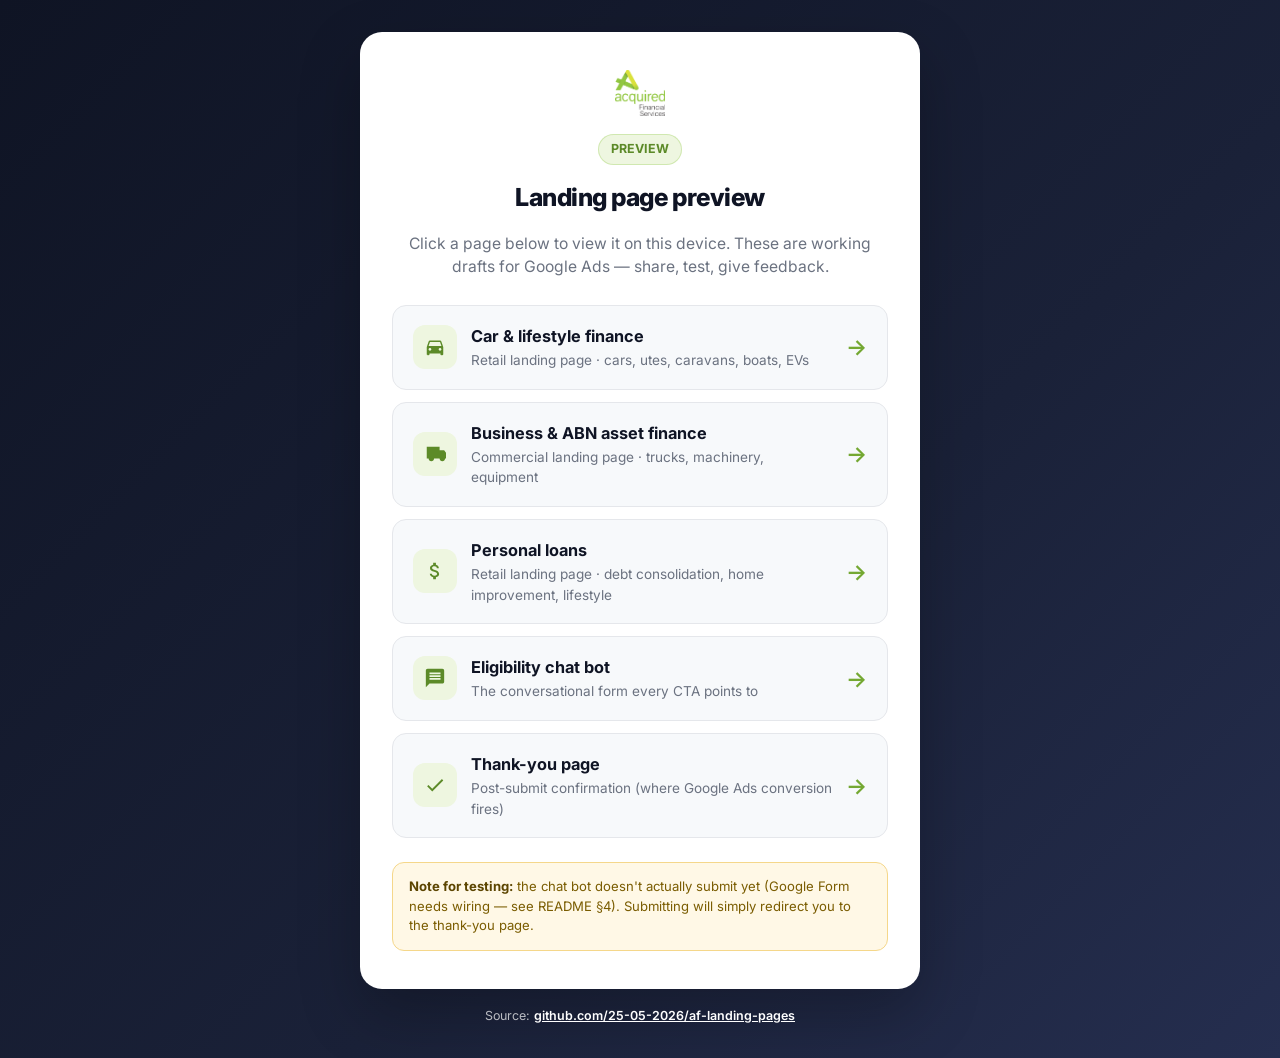
<file: index.html>
<!DOCTYPE html>
<html lang="en-AU">
<head>
<meta charset="UTF-8">
<meta name="viewport" content="width=device-width, initial-scale=1, viewport-fit=cover">
<meta name="theme-color" content="#1A2138">
<meta name="robots" content="noindex, nofollow">
<title>Preview · Acquired Financial Services landing pages</title>
<link rel="preconnect" href="https://fonts.googleapis.com">
<link rel="preconnect" href="https://fonts.gstatic.com" crossorigin>
<link href="https://fonts.googleapis.com/css2?family=Inter:wght@400;500;600;700;800&display=swap" rel="stylesheet">
<link rel="icon" href="branding/logo.png">
<style>
  :root{--navy:#1A2138;--navy-3:#0F1424;--green:#8DC63F;--green-dk:#74A832;--green-dk2:#5C8A28;--green-soft:#EEF6E0;--ink:#0F1424;--muted:#6B7280;--line:#E5E7EB;--bg-alt:#F7F9FB}
  *{box-sizing:border-box}
  body{margin:0;font-family:'Inter',-apple-system,BlinkMacSystemFont,'Segoe UI',Roboto,sans-serif;color:#374151;background:linear-gradient(135deg,#0F1424,#1A2138 60%,#252E4F);min-height:100vh;display:flex;flex-direction:column;align-items:center;justify-content:center;padding:32px 18px;line-height:1.5}
  .card{background:#fff;border-radius:22px;padding:38px 32px;box-shadow:0 24px 60px rgba(0,0,0,.25);max-width:560px;width:100%}
  .logo{display:block;margin:0 auto 18px;height:46px;width:auto}
  h1{color:var(--ink);font-size:1.55rem;text-align:center;margin:0 0 .35em;font-weight:800;letter-spacing:-.018em}
  .lead{text-align:center;color:var(--muted);margin-bottom:26px;font-size:.98rem}
  .pill{display:inline-flex;align-items:center;gap:8px;background:var(--green-soft);color:var(--green-dk2);padding:5px 12px;border-radius:999px;font-size:.78rem;font-weight:700;border:1px solid rgba(141,198,63,.3)}
  .center{text-align:center}
  .pages{display:grid;gap:12px;margin-top:20px}
  .page-link{display:flex;align-items:center;gap:14px;padding:18px 20px;background:var(--bg-alt);border:1.5px solid var(--line);border-radius:14px;text-decoration:none;color:var(--ink);transition:all .15s}
  .page-link:hover{border-color:var(--green);background:var(--green-soft);transform:translateX(2px)}
  .page-icon{width:44px;height:44px;background:var(--green-soft);border-radius:12px;display:flex;align-items:center;justify-content:center;flex:none}
  .page-icon svg{width:22px;height:22px;fill:var(--green-dk2)}
  .page-link strong{display:block;color:var(--ink);font-size:1.02rem;font-weight:700;margin-bottom:2px}
  .page-link span{display:block;color:var(--muted);font-size:.85rem}
  .page-link::after{content:"→";margin-left:auto;color:var(--green-dk);font-size:1.4rem;font-weight:600}
  .note{margin-top:24px;padding:14px 16px;background:#FFF8E6;border:1px solid #F5D78A;border-radius:12px;font-size:.82rem;color:#7A5C00;line-height:1.5}
  .note strong{color:#5C4500}
  footer{margin-top:18px;font-size:.78rem;color:rgba(255,255,255,.7);text-align:center}
  footer a{color:#fff;font-weight:600}
  @media(max-width:480px){.card{padding:28px 22px}h1{font-size:1.35rem}}
</style>
</head>
<body>
<div class="card">
  <img class="logo" src="branding/logo.png" alt="Acquired Financial Services">
  <div class="center" style="margin-bottom:14px"><span class="pill">PREVIEW</span></div>
  <h1>Landing page preview</h1>
  <p class="lead">Click a page below to view it on this device. These are working drafts for Google Ads — share, test, give feedback.</p>

  <div class="pages">
    <a class="page-link" href="car-finance.html">
      <div class="page-icon"><svg viewBox="0 0 24 24"><path d="M18.92 6.01C18.72 5.42 18.16 5 17.5 5h-11c-.66 0-1.21.42-1.42 1.01L3 12v8c0 .55.45 1 1 1h1c.55 0 1-.45 1-1v-1h12v1c0 .55.45 1 1 1h1c.55 0 1-.45 1-1v-8l-2.08-5.99zM6.5 16c-.83 0-1.5-.67-1.5-1.5S5.67 13 6.5 13s1.5.67 1.5 1.5S7.33 16 6.5 16zm11 0c-.83 0-1.5-.67-1.5-1.5s.67-1.5 1.5-1.5 1.5.67 1.5 1.5-.67 1.5-1.5 1.5zM5 11l1.5-4.5h11L19 11H5z"/></svg></div>
      <div><strong>Car &amp; lifestyle finance</strong><span>Retail landing page · cars, utes, caravans, boats, EVs</span></div>
    </a>
    <a class="page-link" href="abn-business-finance.html">
      <div class="page-icon"><svg viewBox="0 0 24 24"><path d="M20 8h-3V4H3v13h2c0 1.66 1.34 3 3 3s3-1.34 3-3h6c0 1.66 1.34 3 3 3s3-1.34 3-3h2v-5l-3-4z"/></svg></div>
      <div><strong>Business &amp; ABN asset finance</strong><span>Commercial landing page · trucks, machinery, equipment</span></div>
    </a>
    <a class="page-link" href="personal-loans.html">
      <div class="page-icon"><svg viewBox="0 0 24 24"><path d="M11.8 10.9c-2.27-.59-3-1.2-3-2.15 0-1.09 1.01-1.85 2.7-1.85 1.78 0 2.44.85 2.5 2.1h2.21c-.07-1.72-1.12-3.3-3.21-3.81V3h-3v2.16c-1.94.42-3.5 1.68-3.5 3.61 0 2.31 1.91 3.46 4.7 4.13 2.5.6 3 1.48 3 2.41 0 .69-.49 1.79-2.7 1.79-2.06 0-2.87-.92-2.98-2.1h-2.2c.12 2.19 1.76 3.42 3.68 3.83V21h3v-2.15c1.95-.37 3.5-1.5 3.5-3.55 0-2.84-2.43-3.81-4.7-4.4z"/></svg></div>
      <div><strong>Personal loans</strong><span>Retail landing page · debt consolidation, home improvement, lifestyle</span></div>
    </a>
    <a class="page-link" href="enquiry-form.html">
      <div class="page-icon"><svg viewBox="0 0 24 24"><path d="M20 2H4c-1.1 0-2 .9-2 2v18l4-4h14c1.1 0 2-.9 2-2V4c0-1.1-.9-2-2-2zm-2 12H6v-2h12v2zm0-3H6V9h12v2zm0-3H6V6h12v2z"/></svg></div>
      <div><strong>Eligibility chat bot</strong><span>The conversational form every CTA points to</span></div>
    </a>
    <a class="page-link" href="thank-you.html">
      <div class="page-icon"><svg viewBox="0 0 24 24"><path d="M9 16.17 4.83 12l-1.42 1.41L9 19 21 7l-1.41-1.41z"/></svg></div>
      <div><strong>Thank-you page</strong><span>Post-submit confirmation (where Google Ads conversion fires)</span></div>
    </a>
  </div>

  <div class="note">
    <strong>Note for testing:</strong> the chat bot doesn't actually submit yet (Google Form needs wiring — see README §4). Submitting will simply redirect you to the thank-you page.
  </div>
</div>
<footer>Source: <a href="https://github.com/25-05-2026/af-landing-pages">github.com/25-05-2026/af-landing-pages</a></footer>
</body>
</html>
</file>
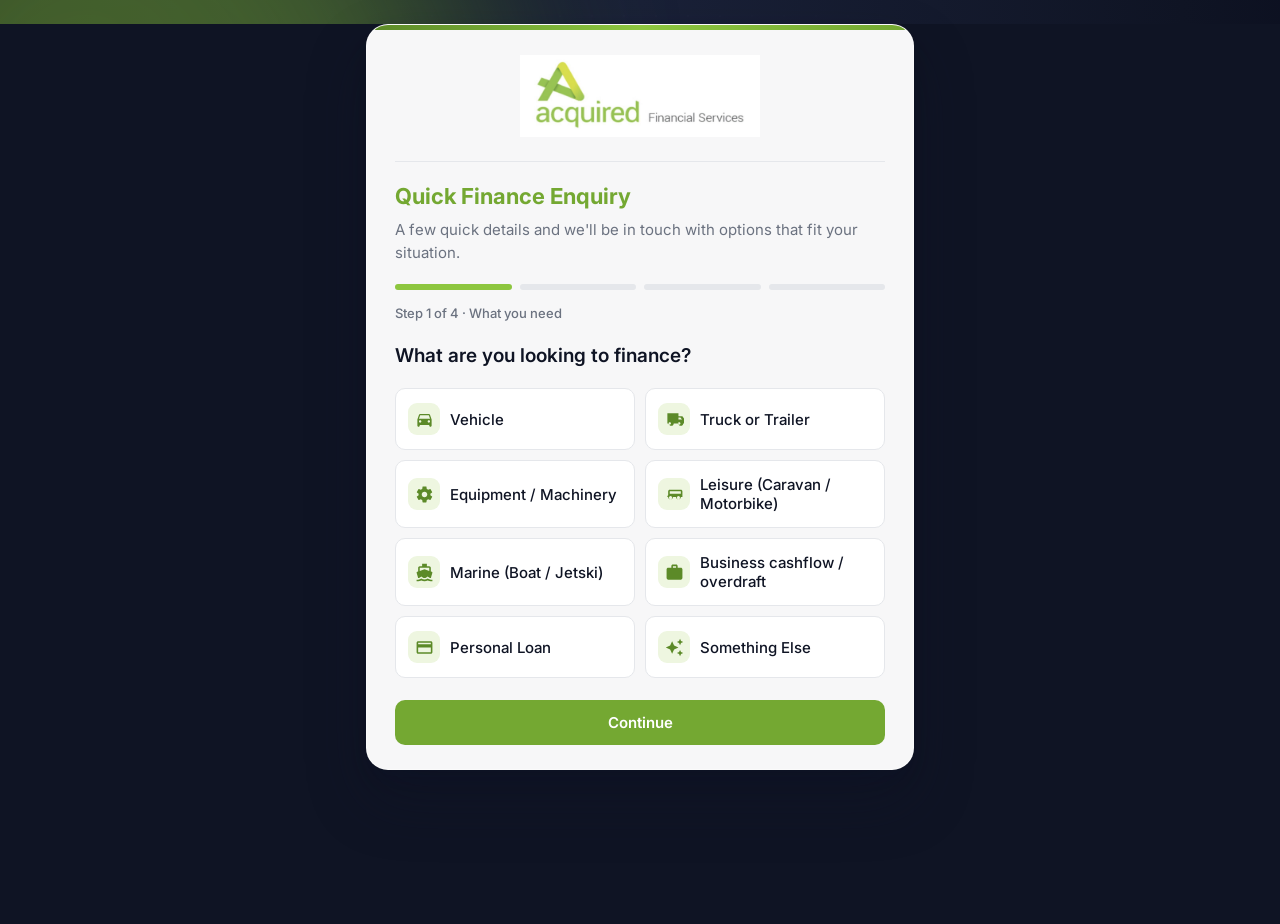
<file: apply.html>
<!DOCTYPE html>
<html lang="en-AU">
<head>
<meta charset="UTF-8">
<meta name="viewport" content="width=device-width, initial-scale=1, viewport-fit=cover">
<meta name="theme-color" content="#1A2138">
<meta name="robots" content="noindex, nofollow">
<title>Check Your Eligibility — Finance Enquiry | Acquired Financial Services</title>
<meta name="description" content="Quick eligibility check. We verify your ABN with the Australian Business Register on the spot. Will not impact your credit score. ACL 488607.">
<link rel="preconnect" href="https://fonts.googleapis.com">
<link rel="preconnect" href="https://fonts.gstatic.com" crossorigin>
<link href="https://fonts.googleapis.com/css2?family=Inter:wght@400;500;600;700;800&display=swap" rel="stylesheet">
<link rel="icon" href="branding/logo.png">

<!-- GOOGLE ADS CONVERSION TRACKING — replace AW-XXXXXXXXXX -->
<!-- <script async src="https://www.googletagmanager.com/gtag/js?id=AW-XXXXXXXXXX"></script>
<script>
  window.dataLayer = window.dataLayer || [];
  function gtag(){dataLayer.push(arguments);}
  gtag('js', new Date());
  gtag('config', 'AW-XXXXXXXXXX');
</script> -->

<style>
  :root {
    --brand: #74A832;          /* matches landing pages --green-dk */
    --brand-dark: #5C8A28;     /* matches --green-dk2 */
    --accent: #8DC63F;         /* matches --green */
    --accent-soft: #EEF6E0;    /* matches --green-soft */
    --navy: #1A2138;           /* matches landing pages --navy */
    --navy-dark: #0F1424;
    --bg: #F7F9FB;             /* matches --bg-alt */
    --card: #FFFFFF;
    --text: #0F1424;           /* navy ink */
    --muted: #6B7280;
    --line: #E5E7EB;
    --error: #C0392B;
    --success: #5C8A28;
    --notice-bg: #FFF7E6;
    --notice-border: #E0A93A;
    --notice-text: #6B4F1A;
    --block-bg: #FDECEA;
    --block-border: #C0392B;
    --block-text: #7A1F12;
    --radius: 14px;
    --shadow: 0 4px 20px rgba(15, 20, 36, 0.08);
  }
  * { box-sizing: border-box; }
  html, body { background: #0F1424; }
  body {
    margin: 0;
    font-family: 'Inter', -apple-system, BlinkMacSystemFont, "Segoe UI", Roboto, "Helvetica Neue", Arial, sans-serif;
    color: var(--text);
    line-height: 1.5;
    -webkit-font-smoothing: antialiased;
    background: #0F1424;
    min-height: 100vh;
    min-height: 100dvh;
  }
  /* ===== ANIMATED MESH BACKGROUND (matches thank-you tone) ===== */
  .bg-stage{position:fixed;inset:0;z-index:-2;background:radial-gradient(ellipse at top,#1A2138 0%,#0F1424 60%,#07091a 100%);overflow:hidden}
  .bg-stage::before,.bg-stage::after,.bg-blob{content:"";position:absolute;border-radius:50%;filter:blur(100px);pointer-events:none;will-change:transform}
  .bg-stage::before{width:680px;height:680px;background:linear-gradient(135deg,#8DC63F,#5C8A28);top:-200px;left:-200px;opacity:.5;animation:applyBgA 24s ease-in-out infinite}
  .bg-stage::after{width:540px;height:540px;background:linear-gradient(135deg,#74A832,#3E5F1B);bottom:-180px;right:-180px;opacity:.45;animation:applyBgB 28s ease-in-out infinite}
  .bg-blob{width:420px;height:420px;background:linear-gradient(135deg,#3D4A82,#1A2138);top:40%;left:55%;opacity:.65;animation:applyBgC 32s ease-in-out infinite}
  @keyframes applyBgA{0%,100%{transform:translate(0,0) scale(1)}50%{transform:translate(140px,90px) scale(1.18)}}
  @keyframes applyBgB{0%,100%{transform:translate(0,0) scale(1)}50%{transform:translate(-120px,-70px) scale(1.12)}}
  @keyframes applyBgC{0%,100%{transform:translate(0,0) scale(1)}50%{transform:translate(-180px,50px) scale(1.25)}}

  /* ===== RINGING PHONE ICON (every tel: link with an svg) ===== */
  @keyframes phoneRing{
    0%,72%,100%{transform:rotate(0)}
    74%,80%,86%,92%{transform:rotate(-14deg)}
    77%,83%,89%,95%{transform:rotate(14deg)}
  }
  a[href^="tel:"] svg{transform-origin:center;animation:phoneRing 3.4s ease-in-out infinite;animation-delay:1.5s}
  @media (prefers-reduced-motion: reduce){a[href^="tel:"] svg{animation:none}}
  .bg-grid{position:fixed;inset:0;z-index:-1;background-image:radial-gradient(rgba(255,255,255,.045) 1px,transparent 1px);background-size:32px 32px;mask-image:radial-gradient(ellipse at center,#000 30%,transparent 80%);pointer-events:none}
  @media (prefers-reduced-motion: reduce){.bg-stage::before,.bg-stage::after,.bg-blob{animation:none}}

  .form-wrapper { max-width: 580px; margin: 24px auto; padding: 0 16px; }
  .form-card {
    background: rgba(255,255,255,.97);
    border-radius: 22px;
    box-shadow: 0 30px 60px rgba(15,20,36,.32),0 12px 24px rgba(15,20,36,.16);
    padding: 30px 28px 24px;
    border: 1px solid rgba(255,255,255,.55);
    backdrop-filter: blur(10px);
    -webkit-backdrop-filter: blur(10px);
    position: relative;
    overflow: hidden;
  }
  .form-card::before{content:"";position:absolute;left:0;right:0;top:0;height:5px;background:linear-gradient(90deg,var(--brand-dark) 0%,var(--accent) 50%,var(--brand) 100%);z-index:2}
  .logo-bar { text-align: center; margin-bottom: 18px; padding-bottom: 18px; border-bottom: 1px solid var(--line); }
  .logo-bar img { max-width: 240px; width: 100%; height: auto; }
  .form-header h1 { font-size: 22px; margin: 0 0 6px; color: var(--brand); font-weight: 700; }
  .form-header p { margin: 0 0 20px; color: var(--muted); font-size: 15px; }
  .progress { display: flex; align-items: center; gap: 8px; margin-bottom: 14px; }
  .progress-step { flex: 1; height: 6px; background: var(--line); border-radius: 3px; transition: background 0.3s; }
  .progress-step.active { background: var(--accent); }
  .progress-step.complete { background: var(--brand); }
  .step-label { font-size: 13px; color: var(--muted); margin-bottom: 18px; font-weight: 500; }
  .step { display: none; animation: fadeIn 0.25s ease; }
  .step.active { display: block; }
  @keyframes fadeIn { from { opacity: 0; transform: translateY(6px); } to { opacity: 1; transform: translateY(0); } }
  .step h2 { font-size: 19px; margin: 0 0 18px; color: var(--text); font-weight: 600; }
  .options { display: grid; grid-template-columns: 1fr 1fr; gap: 10px; margin-bottom: 8px; }
  .option-btn {
    background: #fff; border: 1.5px solid var(--line); padding: 14px 12px;
    border-radius: 10px; cursor: pointer; font-size: 15px; font-weight: 500;
    color: var(--text); text-align: left; transition: all 0.15s;
    display: flex; align-items: center; gap: 10px; font-family: inherit;
  }
  .option-btn:hover { border-color: var(--accent); background: #F8FCEF; }
  .option-btn.selected { border-color: var(--brand); background: var(--accent-soft); color: var(--brand-dark); }
  .option-btn .icon {
    display: inline-flex; align-items: center; justify-content: center;
    width: 32px; height: 32px; border-radius: 9px;
    background: var(--accent-soft); flex: none;
    transition: background .15s, transform .15s;
  }
  .option-btn .icon svg { width: 19px; height: 19px; fill: var(--brand-dark); transition: fill .15s; }
  .option-btn:hover .icon { background: #E2EFCB; }
  .option-btn.selected .icon { background: var(--brand); }
  .option-btn.selected .icon svg { fill: #fff; }
  .field {
    margin-bottom: 22px;
    padding-bottom: 22px;
    border-bottom: 1px solid #EDF1E8;
  }
  .field:last-of-type {
    border-bottom: none;
    padding-bottom: 0;
    margin-bottom: 12px;
  }
  .field > label,
  .field > .field-question {
    display: block;
    font-size: 15.5px;
    font-weight: 700;
    margin-bottom: 10px;
    color: var(--brand-dark);
    line-height: 1.4;
  }
  .field .hint {
    display: inline-block;
    margin-left: 4px;
    font-size: 13px;
    color: var(--muted);
    font-weight: 400;
  }
  /* Inner labels (e.g. sub-questions inside conditional groups) keep the smaller style */
  .field .radio-stack label,
  .field .radio-row label,
  .field .checkbox-row label {
    font-size: 14px;
    font-weight: 500;
    color: var(--text);
    margin-bottom: 0;
  }
  .field input, .field select, .field textarea {
    width: 100%; padding: 12px 14px; border: 1.5px solid var(--line);
    border-radius: 10px; font-size: 15px; font-family: inherit;
    background: #fff; color: var(--text); transition: border-color 0.15s, box-shadow 0.15s;
  }
  .field input:focus, .field select:focus, .field textarea:focus {
    outline: none; border-color: var(--brand);
    box-shadow: 0 0 0 3px rgba(149, 201, 61, 0.20);
  }
  .field.error input, .field.error select { border-color: var(--error); }
  .error-msg { color: var(--error); font-size: 13px; margin-top: 4px; display: none; }
  .field.error .error-msg { display: block; }
  .amount-input-wrap { position: relative; display: flex; align-items: center; }
  .amount-prefix {
    position: absolute; left: 14px; color: var(--muted);
    font-size: 15px; font-weight: 600; pointer-events: none;
  }
  .amount-input-wrap input { padding-left: 28px; }
  .amount-input-wrap input::-webkit-outer-spin-button,
  .amount-input-wrap input::-webkit-inner-spin-button { -webkit-appearance: none; margin: 0; }
  .amount-input-wrap input[type=number] { -moz-appearance: textfield; }
  /* Notices */
  .notice {
    display: none; margin-top: 10px; padding: 12px 14px;
    background: var(--notice-bg); border: 1px solid var(--notice-border);
    border-left: 4px solid var(--notice-border); border-radius: 8px;
    font-size: 14px; color: var(--notice-text); line-height: 1.45;
  }
  .notice a { color: var(--brand-dark); text-decoration: none; font-weight: 700; }
  .notice.show { display: block; }
  .notice.blocking {
    background: var(--block-bg); border-color: var(--block-border);
    border-left-color: var(--block-border); color: var(--block-text);
  }
  .notice.blocking a { color: var(--block-text); }
  .field.below-min input { border-color: var(--notice-border); }
  /* Qualify modal */
  .qualify-modal {
    position: fixed; inset: 0; z-index: 9999;
    display: flex; align-items: center; justify-content: center;
    padding: 20px;
  }
  .qualify-modal-backdrop {
    position: absolute; inset: 0;
    background: rgba(8, 41, 62, 0.55);
    backdrop-filter: blur(2px);
    animation: fadeBg 0.25s ease;
  }
  @keyframes fadeBg { from { opacity: 0; } to { opacity: 1; } }
  .qualify-modal-card {
    position: relative; z-index: 1;
    background: #fff; border-radius: 16px;
    padding: 32px 28px 28px;
    max-width: 460px; width: 100%;
    text-align: center;
    box-shadow: 0 20px 60px rgba(0,0,0,0.3);
    animation: popIn 0.32s cubic-bezier(0.34, 1.56, 0.64, 1);
    max-height: 90vh; overflow-y: auto;
  }
  @keyframes popIn {
    from { transform: scale(0.85); opacity: 0; }
    to { transform: scale(1); opacity: 1; }
  }
  .qualify-modal-icon { font-size: 56px; line-height: 1; margin-bottom: 10px; }
  .qualify-modal-title {
    margin: 0 0 10px; color: var(--brand-dark);
    font-size: 24px; font-weight: 700; line-height: 1.3;
  }
  .qualify-modal-text {
    margin: 0 0 16px; color: var(--text);
    font-size: 15px; line-height: 1.55;
  }
  .qualify-modal-list {
    list-style: none; padding: 0; margin: 0 0 18px;
    text-align: left;
    background: var(--accent-soft);
    border-radius: 10px;
    padding: 14px 16px;
  }
  .qualify-modal-list li {
    padding: 5px 0 5px 26px;
    position: relative;
    font-size: 14px;
    color: var(--text);
    line-height: 1.45;
  }
  .qualify-modal-list li::before {
    content: "✓";
    position: absolute; left: 4px; top: 5px;
    color: var(--brand);
    font-weight: 700;
  }
  .qualify-modal-footer {
    margin: 0 0 20px; color: var(--muted);
    font-size: 13px; line-height: 1.5;
  }
  .qualify-modal-cta {
    width: 100%;
    padding: 14px;
    font-size: 16px;
  }
  /* Privacy panel (Step 4 intro) */
  .privacy-panel {
    background: var(--accent-soft);
    border: 1px solid var(--accent);
    border-left: 4px solid var(--brand);
    border-radius: 10px;
    padding: 14px 16px;
    margin-bottom: 22px;
  }
  .privacy-panel-title {
    font-weight: 700;
    color: var(--brand-dark);
    font-size: 14px;
    margin-bottom: 8px;
  }
  .privacy-panel-list {
    margin: 0;
    padding-left: 18px;
    font-size: 13px;
    color: var(--text);
    line-height: 1.5;
  }
  .privacy-panel-list li { margin-bottom: 4px; }
  .privacy-panel-list li:last-child { margin-bottom: 0; }
  /* Inline note under a field input */
  .field-note {
    margin-top: 6px;
    font-size: 12.5px;
    color: var(--muted);
    line-height: 1.45;
    font-style: italic;
  }
  /* ABN lookup */
  .abn-loading {
    display: flex;
    align-items: center;
    gap: 8px;
    margin-top: 10px;
    padding: 10px 14px;
    background: #F4F8EE;
    border-radius: 8px;
    font-size: 13px;
    color: var(--muted);
  }
  .abn-spinner {
    display: inline-block;
    width: 14px;
    height: 14px;
    border: 2px solid var(--accent);
    border-top-color: transparent;
    border-radius: 50%;
    animation: spin 0.7s linear infinite;
  }
  @keyframes spin { to { transform: rotate(360deg); } }
  .abn-results {
    margin-top: 10px;
    background: #fff;
    border: 1.5px solid var(--brand);
    border-radius: 10px;
    overflow: hidden;
  }
  .abn-results-title {
    padding: 9px 14px;
    font-size: 12px;
    font-weight: 700;
    color: var(--brand-dark);
    background: var(--accent-soft);
    border-bottom: 1px solid var(--line);
    letter-spacing: .06em;
    text-transform: uppercase;
  }
  .abn-results-list { max-height: 280px; overflow-y: auto; }
  .abn-result-item {
    display: block;
    width: 100%;
    text-align: left;
    background: #fff;
    border: 0;
    border-bottom: 1px solid var(--line);
    padding: 11px 14px;
    cursor: pointer;
    transition: background .12s;
    font: inherit;
    color: inherit;
  }
  .abn-result-item:last-child { border-bottom: 0; }
  .abn-result-item:hover, .abn-result-item:focus { background: var(--accent-soft); outline: 0; }
  .abn-result-name { font-weight: 700; color: var(--text); font-size: 14px; line-height: 1.3; }
  .abn-result-meta { font-size: 12px; color: var(--muted); margin-top: 2px; }
  .abn-card {
    margin-top: 10px;
    padding: 14px 16px;
    background: var(--accent-soft);
    border: 1.5px solid var(--brand);
    border-radius: 10px;
  }
  .abn-card-title {
    font-size: 16px;
    font-weight: 700;
    color: var(--brand-dark);
    margin-bottom: 4px;
  }
  .abn-card-meta {
    font-size: 13px;
    color: var(--text);
    line-height: 1.5;
    margin-bottom: 12px;
  }
  .abn-card-meta .row { display: flex; justify-content: space-between; gap: 8px; padding: 2px 0; }
  .abn-card-meta .row .lbl { color: var(--muted); }
  .abn-card-meta .row .val { font-weight: 600; }
  .abn-confirm-q { font-size: 14px; font-weight: 600; margin-bottom: 8px; color: var(--text); }
  .abn-confirm-actions { display: flex; gap: 8px; }
  .btn-confirm-yes, .btn-confirm-no {
    flex: 1;
    padding: 10px 12px;
    border-radius: 8px;
    border: 1.5px solid var(--line);
    background: #fff;
    cursor: pointer;
    font-size: 14px;
    font-weight: 600;
    font-family: inherit;
    transition: all 0.15s;
  }
  .btn-confirm-yes { background: var(--brand); color: #fff; border-color: var(--brand); }
  .btn-confirm-yes:hover { background: var(--brand-dark); }
  .btn-confirm-no:hover { border-color: var(--muted); }
  .abn-confirmed-tick {
    color: var(--success);
    font-weight: 700;
    font-size: 14px;
    text-align: center;
    padding: 4px;
  }
  .abn-error-msg {
    margin-top: 10px;
    padding: 10px 14px;
    font-size: 13px;
    color: var(--notice-text);
    background: var(--notice-bg);
    border: 1px solid var(--notice-border);
    border-left: 4px solid var(--notice-border);
    border-radius: 8px;
  }
  /* Radio rows */
  .radio-row { display: flex; gap: 10px; flex-wrap: wrap; }
  .radio-row label {
    flex: 1; border: 1.5px solid var(--line); border-radius: 10px;
    padding: 12px; text-align: center; cursor: pointer; font-size: 14px;
    font-weight: 500; transition: all 0.15s; background: #fff; min-width: 0;
  }
  .radio-row input { display: none; }
  .radio-row label:has(input:checked) { border-color: var(--brand); background: var(--accent-soft); color: var(--brand-dark); }
  .radio-stack { display: grid; gap: 8px; }
  .radio-stack label {
    border: 1.5px solid var(--line); border-radius: 10px; padding: 12px 14px;
    cursor: pointer; font-size: 14px; font-weight: 500; background: #fff;
    transition: all 0.15s; text-align: left;
  }
  .radio-stack input { display: none; }
  .radio-stack label:has(input:checked) { border-color: var(--brand); background: var(--accent-soft); color: var(--brand-dark); }
  .checkbox-row { display: grid; grid-template-columns: repeat(3, 1fr); gap: 8px; }
  .checkbox-row label {
    border: 1.5px solid var(--line); border-radius: 8px; padding: 10px 6px;
    text-align: center; cursor: pointer; font-size: 13px; font-weight: 500;
    background: #fff; transition: all 0.15s;
  }
  .checkbox-row input { display: none; }
  .checkbox-row label:has(input:checked) { border-color: var(--brand); background: var(--accent-soft); color: var(--brand-dark); }
  @media (max-width: 480px) { .checkbox-row { grid-template-columns: repeat(3, 1fr); } }
  .actions { display: flex; gap: 10px; margin-top: 22px; }
  .btn {
    padding: 13px 22px; border: none; border-radius: 10px;
    font-size: 15px; font-weight: 600; cursor: pointer;
    transition: all 0.15s; font-family: inherit;
  }
  .btn-primary { background: var(--brand); color: #fff; flex: 1; }
  .btn-primary:hover { background: var(--brand-dark); }
  .btn-primary:disabled { background: #B5C2CD; cursor: not-allowed; }
  .btn-secondary { background: transparent; color: var(--muted); border: 1.5px solid var(--line); }
  .btn-secondary:hover { border-color: var(--muted); color: var(--text); }
  .trust {
    font-size: 13px; color: var(--muted); text-align: center;
    margin-top: 16px; padding-top: 16px; border-top: 1px solid var(--line);
  }
  .trust .lock { display: inline-block; margin-right: 4px; }
  .success-screen { display: none; text-align: center; padding: 30px 10px; }
  .success-screen.active { display: block; }
  .success-icon {
    width: 64px; height: 64px; border-radius: 50%;
    background: var(--accent-soft); color: var(--brand);
    margin: 0 auto 16px; display: flex; align-items: center;
    justify-content: center; font-size: 32px; font-weight: bold;
  }
  .success-screen h2 { margin: 0 0 8px; color: var(--brand); font-size: 22px; }
  .success-screen p { color: var(--muted); margin: 0 0 6px; }
  .success-screen .success-lead { font-size: 15px; margin-bottom: 18px; }
  .success-callout {
    background: var(--accent-soft);
    border: 1px solid var(--accent);
    border-left: 4px solid var(--brand);
    border-radius: 10px;
    padding: 14px 16px;
    margin: 18px 0;
    text-align: left;
  }
  .success-callout-title {
    font-weight: 700;
    color: var(--brand-dark);
    font-size: 15px;
    margin-bottom: 6px;
  }
  .success-callout p {
    margin: 0;
    color: var(--text);
    font-size: 14px;
    line-height: 1.5;
  }
  .success-warn {
    background: var(--notice-bg);
    border: 1px solid var(--notice-border);
    border-left: 4px solid var(--notice-border);
    border-radius: 10px;
    padding: 14px 16px;
    margin: 18px 0;
    text-align: left;
  }
  .success-warn-title {
    font-weight: 700;
    color: var(--notice-text);
    font-size: 15px;
    margin-bottom: 8px;
  }
  .success-warn p {
    margin: 0 0 8px;
    color: var(--text);
    font-size: 14px;
    line-height: 1.5;
  }
  .success-warn ul {
    list-style: none;
    padding: 0;
    margin: 0 0 10px;
  }
  .success-warn ul li {
    padding: 4px 0 4px 22px;
    position: relative;
    font-size: 13.5px;
    color: var(--text);
    line-height: 1.5;
  }
  .success-warn ul li::before {
    content: "✕";
    position: absolute;
    left: 4px;
    top: 4px;
    color: var(--notice-border);
    font-weight: 700;
  }
  .success-warn-emphasis {
    margin: 6px 0 0 !important;
    padding-top: 8px;
    border-top: 1px dashed var(--notice-border);
    color: var(--notice-text) !important;
    font-size: 13.5px !important;
  }
  .success-cta {
    margin-top: 22px;
    padding-top: 20px;
    border-top: 1px solid var(--line);
  }
  .success-cta .success-cta-q {
    margin: 0 0 10px;
    color: var(--text);
    font-size: 15px;
    font-weight: 600;
  }
  .success-call-btn {
    display: inline-block;
    background: var(--brand);
    color: #fff;
    padding: 14px 24px;
    border-radius: 10px;
    font-size: 17px;
    font-weight: 700;
    text-decoration: none;
    transition: all 0.15s;
    box-shadow: 0 4px 14px rgba(111, 174, 52, 0.35);
  }
  .success-call-btn:hover {
    background: var(--brand-dark);
    transform: translateY(-1px);
    box-shadow: 0 6px 18px rgba(111, 174, 52, 0.45);
  }
  .success-cta-sub {
    margin-top: 12px !important;
    font-size: 13px !important;
    color: var(--muted) !important;
    line-height: 1.5;
  }
  @media (max-width: 480px) {
    .form-wrapper { margin: 12px auto; }
    .form-card { padding: 22px 18px; }
    .options { grid-template-columns: 1fr; }
    .radio-row { flex-direction: column; }
  }

  /* ===================================================================
     EMBEDDED MODE — applied automatically when the form is iframed.
     Strips the standalone-page chrome (dark mesh background, card shadow,
     logo bar) so the form sits flush inside the parent modal.
     The standalone page on the landing-pages site is unaffected.
     =================================================================== */
  html.embedded,
  html.embedded body {
    background: transparent !important;
    min-height: 0 !important;
  }
  html.embedded .bg-stage,
  html.embedded .bg-grid,
  html.embedded .logo-bar { display: none !important; }
  html.embedded .form-wrapper {
    max-width: 100% !important;
    margin: 0 !important;
    padding: 8px 4px !important;
  }
  html.embedded .form-card {
    background: white !important;
    border: none !important;
    border-radius: 0 !important;
    box-shadow: none !important;
    backdrop-filter: none !important;
    -webkit-backdrop-filter: none !important;
    padding: 24px 22px !important;
  }
  html.embedded .form-card::before { display: none !important; }
</style>
<script>
  // Detect iframe embedding BEFORE first paint so the .embedded class is on <html>
  // when the browser applies the styles above. No flash of standalone styling.
  try { if (window.self !== window.top) document.documentElement.classList.add('embedded'); } catch (e) {
    // Cross-origin frame access throws — but that itself means we're embedded.
    document.documentElement.classList.add('embedded');
  }
</script>
</head>
<body>
<!-- Animated mesh background — matches thank-you page tone -->
<div class="bg-stage" aria-hidden="true"><div class="bg-blob"></div></div>
<div class="bg-grid" aria-hidden="true"></div>


<div class="form-wrapper">
  <div class="form-card">

    <div class="logo-bar">
      <img src="[data-uri]" alt="Acquired Financial Services">
    </div>

    <div class="form-header">
      <h1>Quick Finance Enquiry</h1>
      <p>A few quick details and we'll be in touch with options that fit your situation.</p>
    </div>

    <div class="progress" aria-hidden="true">
      <div class="progress-step active" data-step="1"></div>
      <div class="progress-step" data-step="2"></div>
      <div class="progress-step" data-step="3"></div>
      <div class="progress-step" data-step="4"></div>
    </div>
    <div class="step-label" id="stepLabel">Step 1 of 4 &middot; What you need</div>

    <form id="financeForm" novalidate>

      <!-- STEP 1: ASSET -->
      <div class="step active" data-step="1">
        <h2>What are you looking to finance?</h2>
        <div class="options" id="assetOptions">
          <button type="button" class="option-btn" data-value="Vehicle"><span class="icon"><svg viewBox="0 0 24 24"><path d="M18.92 6.01C18.72 5.42 18.16 5 17.5 5h-11c-.66 0-1.21.42-1.42 1.01L3 12v8c0 .55.45 1 1 1h1c.55 0 1-.45 1-1v-1h12v1c0 .55.45 1 1 1h1c.55 0 1-.45 1-1v-8l-2.08-5.99zM6.5 16c-.83 0-1.5-.67-1.5-1.5S5.67 13 6.5 13s1.5.67 1.5 1.5S7.33 16 6.5 16zm11 0c-.83 0-1.5-.67-1.5-1.5s.67-1.5 1.5-1.5 1.5.67 1.5 1.5-.67 1.5-1.5 1.5zM5 11l1.5-4.5h11L19 11H5z"/></svg></span> Vehicle</button>
          <button type="button" class="option-btn" data-value="Truck or Trailer"><span class="icon"><svg viewBox="0 0 24 24"><path d="M20 8h-3V4H3v13h2c0 1.66 1.34 3 3 3s3-1.34 3-3h6c0 1.66 1.34 3 3 3s3-1.34 3-3h2v-5l-3-4zM6 18.5c-.83 0-1.5-.67-1.5-1.5s.67-1.5 1.5-1.5 1.5.67 1.5 1.5-.67 1.5-1.5 1.5zM19.5 9.5l1.96 2.5H17V9.5h2.5zM18 18.5c-.83 0-1.5-.67-1.5-1.5s.67-1.5 1.5-1.5 1.5.67 1.5 1.5-.67 1.5-1.5 1.5z"/></svg></span> Truck or Trailer</button>
          <button type="button" class="option-btn" data-value="Equipment or Machinery"><span class="icon"><svg viewBox="0 0 24 24"><path d="M19.43 12.98c.04-.32.07-.64.07-.98 0-.34-.03-.66-.07-.98l2.11-1.65c.19-.15.24-.42.12-.64l-2-3.46c-.12-.22-.39-.3-.61-.22l-2.49 1c-.52-.4-1.08-.73-1.69-.98l-.38-2.65C14.46 2.18 14.25 2 14 2h-4c-.25 0-.46.18-.49.42l-.38 2.65c-.61.25-1.17.59-1.69.98l-2.49-1c-.23-.09-.49 0-.61.22l-2 3.46c-.13.22-.07.49.12.64l2.11 1.65c-.04.32-.07.65-.07.98 0 .33.03.66.07.98l-2.11 1.65c-.19.15-.24.42-.12.64l2 3.46c.12.22.39.3.61.22l2.49-1c.52.4 1.08.73 1.69.98l.38 2.65c.03.24.24.42.49.42h4c.25 0 .46-.18.49-.42l.38-2.65c.61-.25 1.17-.59 1.69-.98l2.49 1c.23.09.49 0 .61-.22l2-3.46c.12-.22.07-.49-.12-.64l-2.11-1.65zM12 15.5c-1.93 0-3.5-1.57-3.5-3.5s1.57-3.5 3.5-3.5 3.5 1.57 3.5 3.5-1.57 3.5-3.5 3.5z"/></svg></span> Equipment / Machinery</button>
          <button type="button" class="option-btn" data-value="Leisure Vehicle"><span class="icon"><svg viewBox="0 0 24 24"><path d="M22 8v7h-2c0 1.66-1.34 3-3 3s-3-1.34-3-3h-4c0 1.66-1.34 3-3 3s-3-1.34-3-3H3v-1l1-1V8c0-1.1.9-2 2-2h14c1.1 0 2 .9 2 2zm-2 3V8H6v3h14zM7 14a2 2 0 100 4 2 2 0 000-4zm10 0a2 2 0 100 4 2 2 0 000-4z"/></svg></span> Leisure (Caravan / Motorbike)</button>
          <button type="button" class="option-btn" data-value="Marine"><span class="icon"><svg viewBox="0 0 24 24"><path d="M20 21c-1.39 0-2.78-.47-4-1.32-2.44 1.71-5.56 1.71-8 0C6.78 20.53 5.39 21 4 21H2v2h2c1.38 0 2.74-.35 4-.99 2.52 1.29 5.48 1.29 8 0 1.26.65 2.62.99 4 .99h2v-2h-2zM3.95 19H4c1.6 0 3.02-.88 4-2 .98 1.12 2.4 2 4 2s3.02-.88 4-2c.98 1.12 2.4 2 4 2h.05l1.89-6.68c.08-.26.06-.54-.06-.78s-.34-.42-.6-.5L20 10.62V6c0-1.1-.9-2-2-2h-3V1H9v3H6c-1.1 0-2 .9-2 2v4.62l-1.29.42c-.26.08-.48.26-.6.5s-.15.52-.06.78L3.95 19zM6 6h12v3.97L12 8 6 9.97V6z"/></svg></span> Marine (Boat / Jetski)</button>
          <button type="button" class="option-btn" data-value="Business cashflow / overdraft"><span class="icon"><svg viewBox="0 0 24 24"><path d="M20 6h-4V4c0-1.11-.89-2-2-2h-4c-1.11 0-2 .89-2 2v2H4c-1.11 0-1.99.89-1.99 2L2 19c0 1.11.89 2 2 2h16c1.11 0 2-.89 2-2V8c0-1.11-.89-2-2-2zm-6 0h-4V4h4v2z"/></svg></span> Business cashflow / overdraft</button>
          <button type="button" class="option-btn" data-value="Personal Loan"><span class="icon"><svg viewBox="0 0 24 24"><path d="M20 4H4c-1.11 0-1.99.89-1.99 2L2 18c0 1.11.89 2 2 2h16c1.11 0 2-.89 2-2V6c0-1.11-.89-2-2-2zm0 14H4v-6h16v6zm0-10H4V6h16v2z"/></svg></span> Personal Loan</button>
          <button type="button" class="option-btn" data-value="Other"><span class="icon"><svg viewBox="0 0 24 24"><path d="M19 9l1.25-2.75L23 5l-2.75-1.25L19 1l-1.25 2.75L15 5l2.75 1.25zm-7.5.5L9 4 6.5 9.5 1 12l5.5 2.5L9 20l2.5-5.5L17 12zM19 15l-1.25 2.75L15 19l2.75 1.25L19 23l1.25-2.75L23 19l-2.75-1.25z"/></svg></span> Something Else</button>
        </div>
        <input type="hidden" name="assetType" id="assetType" required>
        <div class="error-msg" id="assetError">Please choose what you'd like to finance.</div>

        <div class="actions">
          <button type="button" class="btn btn-primary" data-next="2">Continue</button>
        </div>
      </div>

      <!-- STEP 2: LOAN DETAILS -->
      <div class="step" data-step="2">
        <h2>Your loan details</h2>

        <div class="field" id="amountField">
          <label for="amount">How much do you need to borrow? <span class="hint">(approximate is fine)</span></label>
          <div class="amount-input-wrap">
            <span class="amount-prefix">$</span>
            <input type="number" id="amount" name="amount" placeholder="e.g. 50000" min="0" step="500" required inputmode="numeric">
          </div>
          <div class="error-msg" id="amountError">Please enter the amount you'd like to borrow.</div>
          <div class="notice blocking" id="amountNotice">
            Sorry — we're not able to assist with finance under <strong>$15,000</strong>.
            For amounts below this, please give us a call on <strong><a href="tel:1300235255">1300 235 255</a></strong> and we'll point you in the right direction.
          </div>
        </div>

        <div class="field">
          <label>When are you hoping to settle?</label>
          <div class="checkbox-row">
            <label><input type="radio" name="timeframe" value="ASAP" required><span>ASAP</span></label>
            <label><input type="radio" name="timeframe" value="Within a month"><span>Within a month</span></label>
            <label><input type="radio" name="timeframe" value="Just looking"><span>Just looking</span></label>
          </div>
          <div class="error-msg">Please select a timeframe.</div>
        </div>

        <div class="field">
          <label>Are you buying as a business or personal?</label>
          <div class="radio-row">
            <label><input type="radio" name="entity" value="Business (ABN)" required><span>Business (ABN)</span></label>
            <label><input type="radio" name="entity" value="Personal"><span>Personal</span></label>
          </div>
          <div class="error-msg">Please choose one.</div>
        </div>

        <div class="field" id="abnField" style="display:none;">
          <label for="abn">ABN or business name <span class="hint">(we'll search the ABR)</span></label>
          <input type="text" id="abn" name="abn" placeholder="11-digit ABN or business name" maxlength="80" autocomplete="off">
          <div class="error-msg">Please enter a valid ABN or pick a business from the list.</div>

          <div class="abn-loading" id="abnLoading" style="display:none;">
            <span class="abn-spinner"></span> <span id="abnLoadingText">Looking up ABN…</span>
          </div>

          <div class="abn-results" id="abnResults" style="display:none;">
            <div class="abn-results-title">Pick the right match</div>
            <div class="abn-results-list" id="abnResultsList"></div>
          </div>

          <div class="abn-card" id="abnCard" style="display:none;">
            <div class="abn-card-title" id="abnEntityName"></div>
            <div class="abn-card-meta" id="abnMeta"></div>
            <div class="abn-confirm">
              <div class="abn-confirm-q">Is this your business?</div>
              <div class="abn-confirm-actions">
                <button type="button" class="btn-confirm-yes" id="abnConfirmYes">Yes, that's us</button>
                <button type="button" class="btn-confirm-no" id="abnConfirmNo">No, try again</button>
              </div>
            </div>
            <div class="abn-confirmed-tick" id="abnConfirmedTick" style="display:none;">
              ✓ Confirmed
            </div>
          </div>

          <div class="abn-error-msg" id="abnLookupError" style="display:none;"></div>
        </div>

        <div class="actions">
          <button type="button" class="btn btn-secondary" data-back="1">← Back</button>
          <button type="button" class="btn btn-primary" data-next="3">Continue</button>
        </div>
      </div>

      <!-- STEP 3: SITUATION -->
      <div class="step" data-step="3">
        <h2>Your situation</h2>

        <div class="field" id="residencyField">
          <label>What's your residency status?</label>
          <div class="radio-stack">
            <label><input type="radio" name="residency" value="Australian Resident" required><span>Australian Resident</span></label>
            <label><input type="radio" name="residency" value="Permanent Resident"><span>Permanent Resident</span></label>
            <label><input type="radio" name="residency" value="On a Visa"><span>On a Visa</span></label>
          </div>
          <div class="error-msg" id="residencyError">Please select your residency status.</div>

          <div id="visaWrap" style="display:none; margin-top:12px;">
            <label for="visa" style="display:block; font-size:14px; font-weight:600; margin-bottom:6px; color:var(--text);">
              Which visa subclass are you on?
            </label>
            <select id="visa" name="visa">
              <option value="">Select your visa subclass</option>
              <option value="100">Subclass 100 — Partner (Provisional and Migrant) Visa</option>
              <option value="103">Subclass 103 — Parent Visa</option>
              <option value="114">Subclass 114 — Aged Dependent Relative Visa (1)</option>
              <option value="115">Subclass 115 — Remaining Relative Visa (1)</option>
              <option value="116">Subclass 116 — Carer Visa (2)</option>
              <option value="124">Subclass 124 — Distinguished Talent Visa</option>
              <option value="132">Subclass 132 — Business Talent Visa</option>
              <option value="143">Subclass 143 — Contributory Parent Visa</option>
              <option value="151">Subclass 151 — Former Resident Visa</option>
              <option value="155">Subclass 155 — Resident Return Visa</option>
              <option value="186">Subclass 186 — Employer Nomination Scheme</option>
              <option value="187">Subclass 187 — Regional Sponsored Migration Scheme</option>
              <option value="188">Subclass 188 — Business Innovation and Investment (Provisional)</option>
              <option value="189">Subclass 189 — Skilled Independent Visa</option>
              <option value="190">Subclass 190 — Skilled Nominated Visa</option>
              <option value="191">Subclass 191 — Permanent Residence (Skilled Regional)</option>
              <option value="200">Subclass 200 — Refugee Visa</option>
              <option value="201">Subclass 201 — Refugee Visa</option>
              <option value="202">Subclass 202 — Global Special Humanitarian</option>
              <option value="203">Subclass 203 — Refugee Visa</option>
              <option value="204">Subclass 204 — Refugee Visa</option>
              <option value="405">Subclass 405 — Investor Retirement Visa</option>
              <option value="444">Subclass 444 — Special Category Visa</option>
              <option value="461">Subclass 461 — NZ Citizen Family Relationship (Temporary)</option>
              <option value="482">Subclass 482 — Temporary Skill Shortage Visa</option>
              <option value="485">Subclass 485 — Temporary Graduate Visa</option>
              <option value="489">Subclass 489 — Skilled Regional (Provisional)</option>
              <option value="491">Subclass 491 — Skilled Work Regional (Provisional)</option>
              <option value="494">Subclass 494 — Skilled Employer Sponsored Regional (Provisional)</option>
              <option value="785">Subclass 785 — Temporary Protection Visa</option>
              <option value="790">Subclass 790 — Safe-Haven Enterprise Visa</option>
              <option value="801">Subclass 801 — Partner Visa</option>
              <option value="804">Subclass 804 — Aged Parent Visa</option>
              <option value="808">Subclass 808 — Confirmatory (Residence) Visa</option>
              <option value="835">Subclass 835 — Remaining Relative Visa (2)</option>
              <option value="836">Subclass 836 — Carer Visa (1)</option>
              <option value="838">Subclass 838 — Aged Dependent Relative Visa (2)</option>
              <option value="851">Subclass 851 — Resolution of Status</option>
              <option value="858">Subclass 858 — Global Talent Visa</option>
              <option value="864">Subclass 864 — Contributory Aged Parent Visa</option>
              <option value="866">Subclass 866 — Protection Visa</option>
              <option value="887">Subclass 887 — Skilled Regional Visa</option>
              <option value="888">Subclass 888 — Business Innovation and Investment (Permanent)</option>
              <option value="890">Subclass 890 — Business Owner</option>
              <option value="891">Subclass 891 — Investor Visa</option>
              <option value="892">Subclass 892 — State/Territory Sponsored Business Owner</option>
              <option value="893">Subclass 893 — State/Territory Sponsored Investor</option>
              <option value="OTHER">Other / Not listed</option>
            </select>
            <div class="error-msg" id="visaError">Please select your visa subclass.</div>

            <div id="visaExpiryWrap" style="display:none; margin-top:14px;">
              <label for="visaExpiry" style="display:block; font-size:14px; font-weight:600; margin-bottom:6px; color:var(--text);">
                When does your visa expire?
              </label>
              <input type="date" id="visaExpiry" name="visaExpiry">
              <div class="error-msg" id="visaExpiryError">Please enter your visa expiry date.</div>
              <div class="notice blocking" id="visaExpiryNotice">
                Unfortunately we're unable to assist when there's less than <strong>12 months</strong> remaining on your visa.
                Please give us a call on <strong><a href="tel:1300235255">1300 235 255</a></strong> to discuss your options or check back once your visa is renewed.
              </div>
            </div>
          </div>

          <div class="notice blocking" id="visaNotice">
            Unfortunately your visa subclass isn't on our acceptable list, so we're not able to assist at this time.
            Please give us a call on <strong><a href="tel:1300235255">1300 235 255</a></strong> if your circumstances have changed or you'd like to discuss further.
          </div>
        </div>

        <div class="field" id="incomeField">
          <label>Where does your income come from?</label>
          <div class="radio-stack">
            <label><input type="radio" name="income" value="Employed" required><span>Employed (PAYG or self-employed)</span></label>
            <label><input type="radio" name="income" value="Employed + Centrelink"><span>Employed + Centrelink</span></label>
            <label><input type="radio" name="income" value="Centrelink only"><span>Centrelink only</span></label>
          </div>
          <div class="error-msg" id="incomeError">Please select your income source.</div>

          <div id="centrelinkPctWrap" style="display:none; margin-top: 12px;">
            <label for="centrelinkPct" style="display:block; font-size:14px; font-weight:600; margin-bottom:6px; color:var(--text);">
              Roughly what % of your income comes from Centrelink?
            </label>
            <select id="centrelinkPct" name="centrelinkPct">
              <option value="">Select percentage</option>
              <option value="Less than 25%">Less than 25%</option>
              <option value="25–50%">25 – 50%</option>
              <option value="51–75%">51 – 75%</option>
              <option value="More than 75%">More than 75%</option>
            </select>
            <div class="error-msg" id="centrelinkPctError">Please select a percentage.</div>
          </div>

          <div class="notice blocking" id="incomeNotice">
            Unfortunately we're not able to assist when Centrelink makes up the majority of your income.
            Please give us a call on <strong><a href="tel:1300235255">1300 235 255</a></strong> if you'd like to chat — we may be able to point you toward an alternative.
          </div>
        </div>

        <div class="field" id="creditField">
          <label>What does your credit history look like?</label>
          <div class="radio-stack">
            <label><input type="radio" name="credit" value="Clear" required><span>Clear — no defaults</span></label>
            <label><input type="radio" name="credit" value="Has defaults"><span>I have defaults on my file</span></label>
            <label><input type="radio" name="credit" value="Not sure"><span>Not sure</span></label>
          </div>
          <div class="error-msg">Please choose one.</div>
          <div class="notice" id="creditNotice">
            Defaults aren't always a deal-breaker. Depending on what they're for and how long ago they were listed, we may still be able to help. We'll talk it through when we call.
          </div>
        </div>

        <div class="field" id="livingField">
          <label>What's your current living situation?</label>
          <div class="radio-stack">
            <label><input type="radio" name="living" value="Home owner" required><span>Home owner (no mortgage)</span></label>
            <label><input type="radio" name="living" value="Mortgaged"><span>Home owner with mortgage</span></label>
            <label><input type="radio" name="living" value="Renting"><span>Renting</span></label>
            <label><input type="radio" name="living" value="Boarding"><span>Boarding (with family or friends)</span></label>
          </div>
          <div class="error-msg">Please choose one.</div>

          <div id="investmentWrap" style="display:none; margin-top:12px;">
            <label style="display:block; font-size:14px; font-weight:600; margin-bottom:6px; color:var(--text);">
              Do you own an investment property?
            </label>
            <div class="radio-row">
              <label><input type="radio" name="investmentProperty" value="Yes"><span>Yes</span></label>
              <label><input type="radio" name="investmentProperty" value="No"><span>No</span></label>
            </div>
            <div class="error-msg" id="investmentError">Please choose one.</div>
          </div>
        </div>

        <div class="actions">
          <button type="button" class="btn btn-secondary" data-back="2">← Back</button>
          <button type="button" class="btn btn-primary" data-next="4">Continue</button>
        </div>
      </div>

      <!-- STEP 4: CONTACT -->
      <div class="step" data-step="4">
        <h2>How can we reach you?</h2>

        <div class="privacy-panel">
          <div class="privacy-panel-title">🔐 Your information is safe with us</div>
          <ul class="privacy-panel-list">
            <li>We <strong>do not share</strong> your information with anyone at this stage — not even a lender.</li>
            <li>This site is <strong>encrypted</strong> and your details are kept strictly confidential.</li>
            <li>Your information is only used by our team at Acquired Financial Services to help with your enquiry.</li>
          </ul>
        </div>

        <div class="field">
          <label for="firstName">First name</label>
          <input type="text" id="firstName" name="firstName" placeholder="e.g. Sarah" required autocomplete="given-name">
          <div class="error-msg">Please enter your first name.</div>
        </div>

        <div class="field">
          <label for="surname">Surname</label>
          <input type="text" id="surname" name="surname" placeholder="e.g. Johnson" required autocomplete="family-name">
          <div class="error-msg">Please enter your surname.</div>
        </div>

        <div class="field">
          <label for="mobile">Mobile number</label>
          <input type="tel" id="mobile" name="mobile" placeholder="04XX XXX XXX" required autocomplete="tel" inputmode="tel">
          <div class="error-msg">Please enter a valid mobile number.</div>
        </div>

        <div class="field">
          <label for="email">Email</label>
          <input type="email" id="email" name="email" placeholder="you@example.com" required autocomplete="email">
          <div class="field-note">Please double-check this is correct — your email will be used for all future correspondence with brokers at Acquired Financial Services.</div>
          <div class="error-msg">Please enter a valid email address.</div>
        </div>

        <div class="field">
          <label for="state">Which state are you in? <span class="hint">(so we call at the right time)</span></label>
          <select id="state" name="state" required>
            <option value="">Select your state</option>
            <option value="NSW">New South Wales (NSW)</option>
            <option value="VIC">Victoria (VIC)</option>
            <option value="QLD">Queensland (QLD)</option>
            <option value="WA">Western Australia (WA)</option>
            <option value="SA">South Australia (SA)</option>
            <option value="TAS">Tasmania (TAS)</option>
            <option value="ACT">ACT</option>
            <option value="NT">Northern Territory (NT)</option>
          </select>
          <div class="error-msg">Please select your state.</div>
        </div>

        <div class="field" id="contactMethodField">
          <label>How would you like to be contacted?</label>
          <div class="checkbox-row">
            <label><input type="radio" name="contactMethod" value="Phone call" required><span>Phone call</span></label>
            <label><input type="radio" name="contactMethod" value="Text message"><span>Text message</span></label>
            <label><input type="radio" name="contactMethod" value="Email"><span>Email</span></label>
          </div>
          <div class="error-msg">Please choose how you'd like us to reach out.</div>
          <div class="notice" id="contactMethodNotice">
            <strong>Just so you know —</strong> to give you an accurate quote we really do need to speak with you.
            We'll reach out via your preferred method to find a time that works for a quick chat.
          </div>
        </div>

        <div class="actions">
          <button type="button" class="btn btn-secondary" data-back="3">← Back</button>
          <button type="submit" class="btn btn-primary" id="submitBtn">Submit Enquiry</button>
        </div>

        <div class="trust">
          <span class="lock">🔒</span> This process is <strong>cost and commitment free</strong> — you can opt out at any time.<br>
          Submitting this enquiry <strong>will not affect your credit score</strong>.<br>
          We have access to <strong>63+ bank and non-bank lenders</strong> to make sure we find you the best deal in the market.
        </div>
      </div>

    </form>

    <!-- SUCCESS -->
    <div class="success-screen" id="successScreen">
      <div class="success-icon">✓</div>
      <h2>Thanks — your enquiry is in good hands.</h2>
      <p class="success-lead">One of our brokers will be calling you very shortly.</p>

      <div class="success-callout">
        <div class="success-callout-title">📞 When we call, please answer.</div>
        <p>We're about to search across <strong>6,300+ products</strong> from our 63+ bank and non-bank lenders to find your sharpest possible deal. To do that properly — and quickly — we need just a few minutes of your time.</p>
      </div>

      <div class="success-warn">
        <div class="success-warn-title">⚠️ Please don't enquire anywhere else just yet</div>
        <p>Every additional finance enquiry leaves a mark on your credit file. Multiple enquiries in a short window can:</p>
        <ul>
          <li><strong>Lower your credit score</strong> — right when you need it strongest</li>
          <li><strong>Reduce your borrowing power</strong></li>
          <li>Make it <strong>harder for us to negotiate the sharpest rate</strong> on your behalf</li>
        </ul>
        <p class="success-warn-emphasis">Let us do the legwork. <strong>One enquiry, one credit check, one matched lender</strong> — that's how you get the best outcome.</p>
      </div>

      <div class="success-cta">
        <p class="success-cta-q">In a hurry?</p>
        <a href="tel:1300235255" class="success-call-btn">📞 Call us now on 1300 235 255</a>
        <p class="success-cta-sub">Speak to us straight away to <strong>fast-track your application</strong> — many of our clients receive a <strong>same-day approval</strong>.</p>
      </div>
    </div>

  </div>
</div>

<!-- QUALIFY MODAL — shown after Step 3 -->
<div class="qualify-modal" id="qualifyModal" style="display:none;" role="dialog" aria-modal="true" aria-labelledby="qualifyTitle">
  <div class="qualify-modal-backdrop"></div>
  <div class="qualify-modal-card">
    <div class="qualify-modal-icon" id="qualifyIcon">🎉</div>
    <h3 class="qualify-modal-title" id="qualifyTitle">Great news!</h3>
    <p class="qualify-modal-text" id="qualifyText"></p>
    <ul class="qualify-modal-list" id="qualifyList"></ul>
    <p class="qualify-modal-footer" id="qualifyFooter"></p>
    <button type="button" class="btn btn-primary qualify-modal-cta" id="qualifyContinue">Let's keep going →</button>
  </div>
</div>

<script>
(function() {
  const MIN_LOAN = 15000;
  const form = document.getElementById('financeForm');
  const steps = form.querySelectorAll('.step');
  const progressSteps = document.querySelectorAll('.progress-step');
  const stepLabel = document.getElementById('stepLabel');
  const successScreen = document.getElementById('successScreen');

  const stepLabels = {
    1: 'Step 1 of 4 · What you need',
    2: 'Step 2 of 4 · Loan details',
    3: 'Step 3 of 4 · Your situation',
    4: 'Step 4 of 4 · Contact info'
  };

  // Asset buttons
  const assetButtons = document.querySelectorAll('#assetOptions .option-btn');
  const assetInput = document.getElementById('assetType');
  assetButtons.forEach(btn => {
    btn.addEventListener('click', () => {
      assetButtons.forEach(b => b.classList.remove('selected'));
      btn.classList.add('selected');
      assetInput.value = btn.dataset.value;
      document.getElementById('assetError').style.display = 'none';
    });
  });

  // Amount: only check on blur (NOT on input)
  const amountInput = document.getElementById('amount');
  const amountField = document.getElementById('amountField');
  const amountNotice = document.getElementById('amountNotice');
  function checkAmount() {
    const v = parseFloat(amountInput.value);
    if (!isNaN(v) && v > 0 && v < MIN_LOAN) {
      amountField.classList.add('below-min');
      amountNotice.classList.add('show');
    } else {
      amountField.classList.remove('below-min');
      amountNotice.classList.remove('show');
    }
  }
  amountInput.addEventListener('blur', checkAmount);
  amountInput.addEventListener('change', checkAmount);

  // ABN field: show only when "Business (ABN)" selected
  const abnField = document.getElementById('abnField');
  const abnInput = document.getElementById('abn');
  document.querySelectorAll('input[name="entity"]').forEach(r => {
    r.addEventListener('change', () => {
      const isBusiness = r.value === 'Business (ABN)' && r.checked;
      abnField.style.display = isBusiness ? 'block' : 'none';
      if (!isBusiness) abnInput.value = '';
    });
  });
  // ====================================================================
  // ABN LOOKUP — Australian Business Register (ABR) JSON web service
  // --------------------------------------------------------------------
  // Register for a free GUID at:
  //   https://abr.business.gov.au/Tools/WebServices
  // Then paste your GUID below. Without it, lookup is skipped silently
  // and the form still works — it just won't pre-fill business details.
  // ====================================================================
  const ABR_GUID = 'e9d00f80-e531-4bec-8ef7-492c760ed15d';

  let abnLookupTimer = null;
  let abnLookupData = null;
  let abnConfirmed = false;
  let abnLookupSeq = 0; // race-protection for stale callbacks

  const abnLoading      = document.getElementById('abnLoading');
  const abnCard         = document.getElementById('abnCard');
  const abnEntityName   = document.getElementById('abnEntityName');
  const abnMeta         = document.getElementById('abnMeta');
  const abnConfirmYes   = document.getElementById('abnConfirmYes');
  const abnConfirmNo    = document.getElementById('abnConfirmNo');
  const abnConfirmedTick= document.getElementById('abnConfirmedTick');
  const abnLookupError  = document.getElementById('abnLookupError');

  const abnResults     = document.getElementById('abnResults');
  const abnResultsList = document.getElementById('abnResultsList');
  const abnLoadingText = document.getElementById('abnLoadingText');

  function resetAbnLookupUI() {
    abnLoading.style.display     = 'none';
    abnCard.style.display        = 'none';
    abnLookupError.style.display = 'none';
    abnConfirmedTick.style.display = 'none';
    if (abnResults) abnResults.style.display = 'none';
    if (abnResultsList) abnResultsList.innerHTML = '';
    document.querySelector('.abn-confirm').style.display = 'block';
    abnLookupData = null;
    abnConfirmed = false;
  }

  function escapeHtml(s) {
    return (s == null ? '' : String(s)).replace(/[&<>"']/g, c => ({'&':'&amp;','<':'&lt;','>':'&gt;','"':'&quot;',"'":'&#39;'}[c]));
  }

  function yearsBetween(isoDate) {
    if (!isoDate) return null;
    const d = new Date(isoDate);
    if (isNaN(d.getTime())) return null;
    const diff = (Date.now() - d.getTime()) / (1000 * 60 * 60 * 24 * 365.25);
    return diff >= 0 ? diff.toFixed(1) : null;
  }

  function performAbnLookup(abnDigits) {
    if (!ABR_GUID || ABR_GUID === 'YOUR-ABR-GUID-HERE') {
      // Lookup not configured yet — fail silently
      console.warn('ABR GUID not configured. Skipping ABN lookup.');
      return;
    }
    resetAbnLookupUI();
    abnLoading.style.display = 'flex';
    const seq = ++abnLookupSeq;

    const cbName = '__abnCb_' + seq;
    window[cbName] = function(data) {
      if (seq !== abnLookupSeq) { delete window[cbName]; return; } // stale
      abnLoading.style.display = 'none';
      handleAbnResponse(data);
      cleanup();
    };

    const script = document.createElement('script');
    script.src = 'https://abr.business.gov.au/json/AbnDetails.aspx?callback=' +
                 encodeURIComponent(cbName) +
                 '&abn=' + encodeURIComponent(abnDigits) +
                 '&guid=' + encodeURIComponent(ABR_GUID);
    script.onerror = function() {
      if (seq !== abnLookupSeq) { cleanup(); return; }
      abnLoading.style.display = 'none';
      abnLookupError.textContent = "Couldn't reach the ABN register right now. We'll verify manually when we call.";
      abnLookupError.style.display = 'block';
      cleanup();
    };

    function cleanup() {
      try { delete window[cbName]; } catch(e) { window[cbName] = undefined; }
      if (script.parentNode) script.parentNode.removeChild(script);
    }
    document.body.appendChild(script);

    // Safety timeout (10s)
    setTimeout(() => {
      if (seq === abnLookupSeq && abnLoading.style.display !== 'none') {
        abnLoading.style.display = 'none';
        abnLookupError.textContent = "ABN lookup timed out. We'll verify manually when we call.";
        abnLookupError.style.display = 'block';
        cleanup();
      }
    }, 10000);
  }

  function searchAbnByName(name) {
    if (!ABR_GUID || ABR_GUID === 'YOUR-ABR-GUID-HERE') return;
    resetAbnLookupUI();
    if (abnLoadingText) abnLoadingText.textContent = 'Searching the ABR for "' + name + '"…';
    abnLoading.style.display = 'flex';
    const seq = ++abnLookupSeq;

    const cbName = '__abnNameCb_' + seq;
    window[cbName] = function(data) {
      if (seq !== abnLookupSeq) { try{delete window[cbName];}catch(e){} return; }
      abnLoading.style.display = 'none';
      handleNameSearchResponse(data);
      cleanup();
    };

    const script = document.createElement('script');
    script.src = 'https://abr.business.gov.au/json/MatchingNames.aspx?' +
                 'callback=' + encodeURIComponent(cbName) +
                 '&name=' + encodeURIComponent(name) +
                 '&maxResults=8' +
                 '&legalName=Y&tradingName=Y&businessName=Y' +
                 '&activeAbnOnly=Y' +
                 '&guid=' + encodeURIComponent(ABR_GUID);
    script.onerror = function() {
      if (seq !== abnLookupSeq) { cleanup(); return; }
      abnLoading.style.display = 'none';
      abnLookupError.textContent = "Couldn't reach the ABN register right now. We'll verify manually when we call.";
      abnLookupError.style.display = 'block';
      cleanup();
    };
    function cleanup() {
      try { delete window[cbName]; } catch(e) { window[cbName] = undefined; }
      if (script.parentNode) script.parentNode.removeChild(script);
    }
    document.body.appendChild(script);
    setTimeout(() => {
      if (seq === abnLookupSeq && abnLoading.style.display !== 'none') {
        abnLoading.style.display = 'none';
        abnLookupError.textContent = "Search timed out. We'll verify manually when we call.";
        abnLookupError.style.display = 'block';
        cleanup();
      }
    }, 10000);
  }

  function handleNameSearchResponse(data) {
    if (!data || !data.Names || data.Names.length === 0) {
      abnLookupError.textContent = "We couldn't find any active businesses matching that name. Try the ABN instead, or we'll sort it out when we call.";
      abnLookupError.style.display = 'block';
      return;
    }
    abnResultsList.innerHTML = '';
    data.Names.forEach(function(match) {
      const item = document.createElement('button');
      item.type = 'button';
      item.className = 'abn-result-item';
      const matchName = match.Name || '(no name)';
      const loc = [match.State, match.Postcode].filter(Boolean).join(' ');
      const nameType = match.NameType || '';
      const abnDigits = (match.Abn || '').replace(/\D/g, '');
      const abnPretty = abnDigits.length === 11
        ? abnDigits.replace(/(\d{2})(\d{3})(\d{3})(\d{3})/, '$1 $2 $3 $4')
        : abnDigits;
      item.innerHTML =
        '<div class="abn-result-name">' + escapeHtml(matchName) + '</div>' +
        '<div class="abn-result-meta">' +
        [escapeHtml(nameType), abnPretty ? 'ABN ' + escapeHtml(abnPretty) : '', escapeHtml(loc)].filter(Boolean).join(' · ') +
        '</div>';
      item.addEventListener('click', function() {
        if (abnDigits.length !== 11) return;
        abnResults.style.display = 'none';
        performAbnLookup(abnDigits);
      });
      abnResultsList.appendChild(item);
    });
    abnResults.style.display = 'block';
  }

  function handleAbnResponse(data) {
    if (!data || data.Message) {
      abnLookupError.textContent = (data && data.Message) || "We couldn't find that ABN. Please check the number.";
      abnLookupError.style.display = 'block';
      return;
    }
    abnLookupData = data;

    // If this lookup came from a name-picked match, fill the input with the formatted ABN
    if (data.Abn) {
      const digits = (data.Abn || '').replace(/\D/g, '');
      if (digits.length === 11) {
        const pretty = digits.replace(/(\d{2})(\d{3})(\d{3})(\d{3})/, '$1 $2 $3 $4');
        if (abnInput.value !== pretty) abnInput.value = pretty;
      }
    }

    const name = data.EntityName || (data.BusinessName && data.BusinessName[0]) || '(no name on register)';
    abnEntityName.textContent = name;

    const years = yearsBetween(data.AbnStatusEffectiveFrom);
    const tradingLine = years
      ? years + ' year' + (years === '1.0' ? '' : 's') + ' (since ' + (data.AbnStatusEffectiveFrom || '').slice(0,10) + ')'
      : (data.AbnStatusEffectiveFrom || 'Unknown');

    const tradingNames = (data.BusinessName && data.BusinessName.length)
      ? data.BusinessName.join(', ')
      : '—';

    abnMeta.innerHTML =
      '<div class="row"><span class="lbl">Status</span><span class="val">' + (data.AbnStatus || '—') + '</span></div>' +
      '<div class="row"><span class="lbl">Trading</span><span class="val">' + tradingLine + '</span></div>' +
      '<div class="row"><span class="lbl">Entity type</span><span class="val">' + (data.EntityTypeName || '—') + '</span></div>' +
      '<div class="row"><span class="lbl">GST</span><span class="val">' + (data.Gst ? 'Registered (' + data.Gst.slice(0,10) + ')' : 'Not registered') + '</span></div>' +
      '<div class="row"><span class="lbl">Trading names</span><span class="val">' + tradingNames + '</span></div>' +
      '<div class="row"><span class="lbl">Location</span><span class="val">' + ([data.AddressState, data.AddressPostcode].filter(Boolean).join(' ') || '—') + '</span></div>';

    abnCard.style.display = 'block';
  }

  abnConfirmYes.addEventListener('click', () => {
    abnConfirmed = true;
    document.querySelector('.abn-confirm').style.display = 'none';
    abnConfirmedTick.style.display = 'block';
    abnField.classList.remove('error');
  });
  abnConfirmNo.addEventListener('click', () => {
    abnConfirmed = false;
    abnInput.value = '';
    resetAbnLookupUI();
    abnInput.focus();
  });

  abnInput.addEventListener('input', () => {
    const raw = abnInput.value;
    const trimmed = raw.trim();
    const onlyDigitsAndSpaces = trimmed === '' || /^[\d\s]+$/.test(trimmed);

    // Reset any previous result/confirmation when the user edits
    if (abnConfirmed || abnLookupData) resetAbnLookupUI();
    if (abnResults && abnResults.style.display !== 'none') abnResults.style.display = 'none';
    abnLookupError.style.display = 'none';

    if (abnLookupTimer) clearTimeout(abnLookupTimer);

    if (onlyDigitsAndSpaces) {
      // ABN MODE — auto-format as 11-digit ABN
      const digits = raw.replace(/\D/g, '').slice(0, 11);
      let f = digits;
      if (digits.length > 2) f = digits.slice(0,2) + ' ' + digits.slice(2);
      if (digits.length > 5) f = digits.slice(0,2) + ' ' + digits.slice(2,5) + ' ' + digits.slice(5);
      if (digits.length > 8) f = digits.slice(0,2) + ' ' + digits.slice(2,5) + ' ' + digits.slice(5,8) + ' ' + digits.slice(8);
      if (abnInput.value !== f) abnInput.value = f;
      if (digits.length === 11) {
        if (abnLoadingText) abnLoadingText.textContent = 'Looking up ABN…';
        abnLookupTimer = setTimeout(() => performAbnLookup(digits), 350);
      }
    } else {
      // NAME MODE — debounced search after the user pauses typing (min 3 chars)
      if (trimmed.length >= 3) {
        abnLookupTimer = setTimeout(() => searchAbnByName(trimmed), 500);
      }
    }
  });

  // Residency: visa sub-field + blocking notice for "Other / Not listed"
  const visaWrap = document.getElementById('visaWrap');
  const visaSelect = document.getElementById('visa');
  const visaNotice = document.getElementById('visaNotice');
  const visaExpiryWrap = document.getElementById('visaExpiryWrap');
  const visaExpiryInput = document.getElementById('visaExpiry');
  const visaExpiryNotice = document.getElementById('visaExpiryNotice');
  const VISA_MIN_MONTHS = 12;

  function monthsUntil(dateStr) {
    if (!dateStr) return null;
    const expiry = new Date(dateStr);
    if (isNaN(expiry.getTime())) return null;
    const today = new Date();
    today.setHours(0,0,0,0);
    const diffMs = expiry.getTime() - today.getTime();
    return diffMs / (1000 * 60 * 60 * 24 * 30.4375);
  }

  function updateVisaExpiryNotice() {
    const months = monthsUntil(visaExpiryInput.value);
    if (months !== null && months < VISA_MIN_MONTHS) {
      visaExpiryNotice.classList.add('show');
    } else {
      visaExpiryNotice.classList.remove('show');
    }
  }

  function updateVisaNotice() {
    const residencyVal = (document.querySelector('input[name="residency"]:checked') || {}).value;
    // Other / Not listed = blocking
    if (residencyVal === 'On a Visa' && visaSelect.value === 'OTHER') {
      visaNotice.classList.add('show');
      visaExpiryWrap.style.display = 'none';
    } else {
      visaNotice.classList.remove('show');
      // Show expiry date entry once an acceptable visa is selected
      if (residencyVal === 'On a Visa' && visaSelect.value && visaSelect.value !== 'OTHER') {
        visaExpiryWrap.style.display = 'block';
      } else {
        visaExpiryWrap.style.display = 'none';
      }
    }
    updateVisaExpiryNotice();
  }

  document.querySelectorAll('input[name="residency"]').forEach(r => {
    r.addEventListener('change', () => {
      if (!r.checked) return;
      if (r.value === 'On a Visa') {
        visaWrap.style.display = 'block';
      } else {
        visaWrap.style.display = 'none';
        visaSelect.value = '';
        visaExpiryInput.value = '';
      }
      updateVisaNotice();
    });
  });
  visaSelect.addEventListener('change', updateVisaNotice);
  visaExpiryInput.addEventListener('change', updateVisaExpiryNotice);

  // Set min date on the expiry picker so users can't pick a past date
  (function() {
    const today = new Date();
    const yyyy = today.getFullYear();
    const mm = String(today.getMonth() + 1).padStart(2, '0');
    const dd = String(today.getDate()).padStart(2, '0');
    visaExpiryInput.min = yyyy + '-' + mm + '-' + dd;
  })();

  // Income notice + Centrelink percentage sub-field
  const incomeNotice = document.getElementById('incomeNotice');
  const centrelinkPctWrap = document.getElementById('centrelinkPctWrap');
  const centrelinkPctSelect = document.getElementById('centrelinkPct');
  const CENTRELINK_BLOCK_VALUES = new Set(['51–75%', 'More than 75%']);

  function updateIncomeNotice() {
    const incomeVal = (document.querySelector('input[name="income"]:checked') || {}).value;
    if (incomeVal === 'Centrelink only') {
      incomeNotice.classList.add('show');
    } else if (incomeVal === 'Employed + Centrelink' && CENTRELINK_BLOCK_VALUES.has(centrelinkPctSelect.value)) {
      incomeNotice.classList.add('show');
    } else {
      incomeNotice.classList.remove('show');
    }
  }

  document.querySelectorAll('input[name="income"]').forEach(r => {
    r.addEventListener('change', () => {
      if (!r.checked) return;
      // Show the percentage dropdown only for Employed + Centrelink
      if (r.value === 'Employed + Centrelink') {
        centrelinkPctWrap.style.display = 'block';
      } else {
        centrelinkPctWrap.style.display = 'none';
        centrelinkPctSelect.value = '';
      }
      updateIncomeNotice();
    });
  });

  centrelinkPctSelect.addEventListener('change', updateIncomeNotice);

  // Living: investment-property sub-question for renters/boarders
  const investmentWrap = document.getElementById('investmentWrap');
  document.querySelectorAll('input[name="living"]').forEach(r => {
    r.addEventListener('change', () => {
      if (!r.checked) return;
      if (r.value === 'Renting' || r.value === 'Boarding') {
        investmentWrap.style.display = 'block';
      } else {
        investmentWrap.style.display = 'none';
        document.querySelectorAll('input[name="investmentProperty"]').forEach(i => { i.checked = false; });
        document.getElementById('investmentError').style.display = 'none';
      }
    });
  });

  // Credit notice (Defaults = informational, NOT blocking)
  const creditNotice = document.getElementById('creditNotice');
  document.querySelectorAll('input[name="credit"]').forEach(r => {
    r.addEventListener('change', () => {
      if (r.checked && r.value === 'Has defaults') {
        creditNotice.classList.add('show');
      } else if (r.checked) {
        creditNotice.classList.remove('show');
      }
    });
  });

  // Contact method notice — shown when Text message or Email is chosen
  const contactMethodNotice = document.getElementById('contactMethodNotice');
  document.querySelectorAll('input[name="contactMethod"]').forEach(r => {
    r.addEventListener('change', () => {
      if (r.checked && (r.value === 'Text message' || r.value === 'Email')) {
        contactMethodNotice.classList.add('show');
      } else if (r.checked) {
        contactMethodNotice.classList.remove('show');
      }
    });
  });

  // Step navigation
  function showStep(n) {
    steps.forEach(s => s.classList.toggle('active', +s.dataset.step === n));
    progressSteps.forEach(p => {
      const sn = +p.dataset.step;
      p.classList.toggle('active', sn === n);
      p.classList.toggle('complete', sn < n);
    });
    stepLabel.textContent = stepLabels[n];
    window.scrollTo({ top: 0, behavior: 'smooth' });
  }

  function validateStep(n) {
    let valid = true;
    if (n === 1) {
      if (!assetInput.value) {
        document.getElementById('assetError').style.display = 'block';
        valid = false;
      }
    }
    if (n === 2) {
      checkAmount();
      const amtVal = parseFloat(form.amount.value);
      const amountOk = !isNaN(amtVal) && amtVal >= MIN_LOAN;
      const checks = [
        { field: form.amount, ok: amountOk },
        { field: form.timeframe, ok: Array.from(form.timeframe).some(r => r.checked) },
        { field: form.entity, ok: Array.from(form.entity).some(r => r.checked) }
      ];
      checks.forEach(c => {
        const fieldEl = (c.field.length !== undefined ? c.field[0] : c.field).closest('.field');
        if (fieldEl) fieldEl.classList.toggle('error', !c.ok);
        if (!c.ok) valid = false;
      });
      const entityVal = (form.querySelector('input[name=entity]:checked') || {}).value;
      if (entityVal === 'Business (ABN)') {
        const abnDigits = abnInput.value.replace(/\D/g, '');
        const digitsOk = abnDigits.length === 11;
        // If the lookup found a match, also require they confirm "Yes, that's us"
        const lookupOk = !abnLookupData || abnConfirmed;
        const abnOk = digitsOk && lookupOk;
        abnField.classList.toggle('error', !abnOk);
        if (!digitsOk) {
          abnField.querySelector('.error-msg').textContent = 'Please enter a valid 11-digit ABN.';
        } else if (!lookupOk) {
          abnField.querySelector('.error-msg').textContent = 'Please confirm the business shown above is yours.';
        }
        if (!abnOk) valid = false;
      } else {
        abnField.classList.remove('error');
      }
    }
    if (n === 3) {
      // Residency
      const residencyVal = (form.querySelector('input[name=residency]:checked') || {}).value;
      const residencyFieldEl = document.getElementById('residencyField');
      const visaError = document.getElementById('visaError');
      residencyFieldEl.classList.remove('error');
      visaError.style.display = 'none';
      if (!residencyVal) {
        residencyFieldEl.classList.add('error');
        valid = false;
      } else if (residencyVal === 'On a Visa') {
        if (!visaSelect.value) {
          visaError.style.display = 'block';
          valid = false;
        } else if (visaSelect.value === 'OTHER') {
          // Unacceptable visa — block
          valid = false;
        } else {
          // Acceptable visa — require expiry date with at least 12 months remaining
          const visaExpiryError = document.getElementById('visaExpiryError');
          visaExpiryError.style.display = 'none';
          const months = monthsUntil(visaExpiryInput.value);
          if (months === null) {
            visaExpiryError.style.display = 'block';
            valid = false;
          } else if (months < VISA_MIN_MONTHS) {
            // Less than 12 months remaining — block
            valid = false;
          }
        }
      }

      const incomeVal = (form.querySelector('input[name=income]:checked') || {}).value;
      const pctVal = centrelinkPctSelect.value;
      const incomeFieldEl = document.getElementById('incomeField');

      // Reset state
      incomeFieldEl.classList.remove('error');
      document.getElementById('centrelinkPctError').style.display = 'none';

      let incomeOk = !!incomeVal;
      if (!incomeVal) {
        incomeFieldEl.classList.add('error');
        incomeOk = false;
      } else if (incomeVal === 'Centrelink only') {
        incomeOk = false; // blocked
      } else if (incomeVal === 'Employed + Centrelink') {
        if (!pctVal) {
          // require a percentage selection
          document.getElementById('centrelinkPctError').style.display = 'block';
          incomeOk = false;
        } else if (CENTRELINK_BLOCK_VALUES.has(pctVal)) {
          incomeOk = false; // blocked
        }
      }
      if (!incomeOk) valid = false;

      const creditVal = (form.querySelector('input[name=credit]:checked') || {}).value;
      const creditFieldEl = document.getElementById('creditField');
      creditFieldEl.classList.toggle('error', !creditVal);
      if (!creditVal) valid = false;

      const livingVal = (form.querySelector('input[name=living]:checked') || {}).value;
      const livingFieldEl = document.getElementById('livingField');
      livingFieldEl.classList.toggle('error', !livingVal);
      if (!livingVal) valid = false;

      // If renting or boarding, require an answer to "Do you own an investment property?"
      const investmentError = document.getElementById('investmentError');
      investmentError.style.display = 'none';
      if (livingVal === 'Renting' || livingVal === 'Boarding') {
        const ipVal = (form.querySelector('input[name=investmentProperty]:checked') || {}).value;
        if (!ipVal) {
          investmentError.style.display = 'block';
          valid = false;
        }
      }
    }
    if (n === 4) {
      const checks = [
        { el: form.firstName, ok: form.firstName.value.trim().length > 0 },
        { el: form.surname, ok: form.surname.value.trim().length > 0 },
        { el: form.mobile, ok: /^[\d\s+()-]{8,}$/.test(form.mobile.value.trim()) },
        { el: form.email, ok: /^[^\s@]+@[^\s@]+\.[^\s@]+$/.test(form.email.value.trim()) },
        { el: form.state, ok: !!form.state.value }
      ];
      checks.forEach(c => {
        c.el.closest('.field').classList.toggle('error', !c.ok);
        if (!c.ok) valid = false;
      });
      const contactMethodVal = (form.querySelector('input[name=contactMethod]:checked') || {}).value;
      const contactMethodFieldEl = document.getElementById('contactMethodField');
      contactMethodFieldEl.classList.toggle('error', !contactMethodVal);
      if (!contactMethodVal) valid = false;
    }
    return valid;
  }

  // Qualify modal — shown when transitioning from Step 3 to Step 4
  const qualifyModal     = document.getElementById('qualifyModal');
  const qualifyIcon      = document.getElementById('qualifyIcon');
  const qualifyTitle     = document.getElementById('qualifyTitle');
  const qualifyText      = document.getElementById('qualifyText');
  const qualifyList      = document.getElementById('qualifyList');
  const qualifyFooter    = document.getElementById('qualifyFooter');
  const qualifyContinue  = document.getElementById('qualifyContinue');

  function buildQualifyModal() {
    const living = (form.querySelector('input[name=living]:checked') || {}).value;
    const investmentProperty = (form.querySelector('input[name=investmentProperty]:checked') || {}).value;
    // Top tier: home owners (any kind) OR renters/boarders who own an investment property
    const isHomeOwner = (living === 'Home owner' || living === 'Mortgaged') ||
                        ((living === 'Renting' || living === 'Boarding') && investmentProperty === 'Yes');

    if (isHomeOwner) {
      qualifyIcon.textContent = '⭐';
      qualifyTitle.textContent = "You've scored in our top tier!";
      qualifyText.innerHTML =
        'Home owners are our <strong>most valued clients</strong> — and your profile sits in the strongest borrower tier we work with. ' +
        'That means our senior brokers will roll out the red carpet for you.';
      qualifyList.innerHTML =
        '<li><strong>Priority handling</strong> from our senior broker team</li>' +
        '<li>Access to our <strong>sharpest lender panel</strong> and rates</li>' +
        '<li><strong>Off-market deals</strong> not publicly advertised</li>' +
        '<li><strong>Fastest settlement times</strong> available</li>';
      qualifyFooter.innerHTML = "Just a few quick details and one of our brokers will be in touch to lock in the best deal for you.";
    } else {
      qualifyIcon.textContent = '🎉';
      qualifyTitle.textContent = "You're pre-qualified!";
      qualifyText.innerHTML =
        'Based on your profile, we&rsquo;ve matched you to <strong>4,095 products</strong> across our 63+ bank and non-bank lenders.';
      qualifyList.innerHTML =
        '<li>Multiple lender options tailored to your situation</li>' +
        '<li>Our brokers do the legwork for you</li>' +
        '<li>Sharper rates than going direct to a single bank</li>' +
        '<li>One application, dozens of options compared</li>';
      qualifyFooter.innerHTML = "Just a few quick details and we&rsquo;ll be in touch with options that suit you best.";
    }
  }

  let __pendingNextStep = null;
  function openQualifyModal(nextStep) {
    buildQualifyModal();
    __pendingNextStep = nextStep;
    qualifyModal.style.display = 'flex';
    document.body.style.overflow = 'hidden';
  }
  function closeQualifyModal() {
    qualifyModal.style.display = 'none';
    document.body.style.overflow = '';
    if (__pendingNextStep) {
      showStep(__pendingNextStep);
      __pendingNextStep = null;
    }
  }
  qualifyContinue.addEventListener('click', closeQualifyModal);
  qualifyModal.querySelector('.qualify-modal-backdrop').addEventListener('click', closeQualifyModal);

  document.querySelectorAll('[data-next]').forEach(btn => {
    btn.addEventListener('click', () => {
      const current = +btn.closest('.step').dataset.step;
      const next = +btn.dataset.next;
      if (!validateStep(current)) return;
      if (current === 3 && next === 4) {
        openQualifyModal(next);
      } else {
        showStep(next);
      }
    });
  });
  document.querySelectorAll('[data-back]').forEach(btn => {
    btn.addEventListener('click', () => showStep(+btn.dataset.back));
  });

  form.addEventListener('submit', async (e) => {
    e.preventDefault();
    e.stopPropagation();

    // Defence in depth: re-validate EVERY step on final submit, not just step 4.
    // If a visitor managed to skip / bypass earlier validation (browser back, devtools,
    // a stale state, or a future migration that broke our per-step gating), this catches it.
    const failedStep = [1, 2, 3, 4].find(n => !validateStep(n));
    if (failedStep) {
      // Jump back to the first step with a missing/invalid field, scroll its first
      // visible error into view, and put focus on the offending input.
      if (typeof showStep === 'function' && failedStep !== current) showStep(failedStep);
      const firstError = document.querySelector('.step.active .field.error, .step.active [style*="display: block"][class*="error"]');
      if (firstError) {
        firstError.scrollIntoView({ behavior: 'smooth', block: 'center' });
        const focusable = firstError.querySelector('input, select, textarea, [tabindex]');
        if (focusable) try { focusable.focus({ preventScroll: true }); } catch (_) {}
      }
      return;
    }

    // Belt-and-braces: prevent double-submit by disabling the button immediately,
    // even before the existing "Sending..." swap below.
    const submitBtnEarly = document.getElementById('submitBtn');
    if (submitBtnEarly) submitBtnEarly.disabled = true;

    const data = {
      assetType: assetInput.value,
      amount: form.amount.value,
      timeframe: (form.querySelector('input[name=timeframe]:checked') || {}).value,
      entity: (form.querySelector('input[name=entity]:checked') || {}).value,
      abn: abnInput.value.replace(/\D/g, '') || null,
      abnLookup: abnLookupData ? {
        entityName: abnLookupData.EntityName || null,
        businessNames: abnLookupData.BusinessName || [],
        status: abnLookupData.AbnStatus || null,
        statusEffectiveFrom: abnLookupData.AbnStatusEffectiveFrom || null,
        entityType: abnLookupData.EntityTypeName || null,
        gst: abnLookupData.Gst || null,
        addressState: abnLookupData.AddressState || null,
        addressPostcode: abnLookupData.AddressPostcode || null,
        userConfirmed: abnConfirmed
      } : null,
      residency: (form.querySelector('input[name=residency]:checked') || {}).value,
      visaSubclass: visaSelect.value || null,
      visaExpiry: visaExpiryInput.value || null,
      income: (form.querySelector('input[name=income]:checked') || {}).value,
      centrelinkPct: centrelinkPctSelect.value || null,
      credit: (form.querySelector('input[name=credit]:checked') || {}).value,
      living: (form.querySelector('input[name=living]:checked') || {}).value,
      investmentProperty: (form.querySelector('input[name=investmentProperty]:checked') || {}).value || null,
      firstName: form.firstName.value.trim(),
      surname: form.surname.value.trim(),
      mobile: form.mobile.value.trim(),
      email: form.email.value.trim(),
      state: form.state.value,
      contactMethod: (form.querySelector('input[name=contactMethod]:checked') || {}).value,
      submittedAt: new Date().toISOString(),
      source: (window.location.ancestorOrigins && window.location.ancestorOrigins[0]) || document.referrer || window.location.href
    };

    // Marketing attribution — pulled from URL or persisted localStorage
    try {
      const params = new URLSearchParams(location.search);
      data.gclid = params.get('gclid') || localStorage.getItem('gclid') || '';
      data.landingPage = params.get('from') || '';
      data.source = data.source || document.referrer || 'direct';
    } catch(e) {}

    const submitBtn = document.getElementById('submitBtn');
    submitBtn.disabled = true;
    submitBtn.textContent = 'Sending...';

    try {
      // Submit to Google Form (no-cors so we can't read the response, but Forms still accepts it)
      submitToGoogleForm(data);

      // Fire Google Ads conversion event before redirect
      if (typeof gtag === 'function') {
        gtag('event', 'conversion', {
          'send_to': 'AW-XXXXXXXXXX/AAAAAAAA',
          'value': 1.0,
          'currency': 'AUD'
        });
      }

      console.log('Lead captured:', data);

      // Notify iframe parent (legacy support if embedded)
      if (window.parent !== window) {
        window.parent.postMessage({ type: 'afs-lead-submitted', data }, '*');
      }

      // Give the form post + conversion a brief moment, then swap to the inline success screen.
      // (Previously redirected to thank-you.html — that file isn't in the website-redesign /forms folder,
      //  so when the form is embedded as an iframe the redirect just rendered a blank page.)
      await new Promise(r => setTimeout(r, 600));

      // Hide the form chrome (progress bar, steps, submit) and reveal the success screen
      const progress = document.querySelector('.progress');
      const stepLabel = document.querySelector('.step-label');
      const formHeader = document.querySelector('.form-header');
      if (progress) progress.style.display = 'none';
      if (stepLabel) stepLabel.style.display = 'none';
      if (formHeader) formHeader.style.display = 'none';
      steps.forEach(function (s) { s.style.display = 'none'; s.classList.remove('active'); });
      successScreen.classList.add('active');
      // Scroll the iframe back to the top so the visitor sees the confirmation
      window.scrollTo({ top: 0, behavior: 'smooth' });
      // Let the parent page know if it wants to react (e.g. close the modal after a delay)
      if (window.parent !== window) {
        window.parent.postMessage({ type: 'afs-lead-success' }, '*');
      }
    } catch (err) {
      submitBtn.disabled = false;
      submitBtn.textContent = 'Submit Enquiry';
      alert('Something went wrong. Please try again or call us directly on 1300 235 255.');
    }
  });

  // ================================================================
  // GOOGLE FORM SUBMISSION (stub — wire up your form ID + entry IDs)
  // ----------------------------------------------------------------
  // 1. Build a Google Form with one question per field below
  // 2. Find the entry IDs (View Source on /viewform, search "entry.")
  //    or use Get Pre-filled Link from the 3-dot menu
  // 3. Paste the form's /formResponse URL + entry IDs below
  // ================================================================
  const GOOGLE_FORM_URL = 'https://docs.google.com/forms/d/e/REPLACE_FORM_ID/formResponse';
  const FORM_FIELD_MAP = {
    // Asset / loan
    assetType:        'entry.100100100',
    amount:           'entry.100100101',
    timeframe:        'entry.100100102',
    // Entity / ABN
    entity:           'entry.100100103',
    abn:              'entry.100100104',
    abnEntityName:    'entry.100100105',
    abnEntityType:    'entry.100100106',
    abnStatus:        'entry.100100107',
    abnTradingFrom:   'entry.100100108',
    abnGst:           'entry.100100109',
    abnTradingNames:  'entry.100100110',
    abnState:         'entry.100100111',
    abnPostcode:      'entry.100100112',
    abnConfirmed:     'entry.100100113',
    // Residency
    residency:        'entry.100100114',
    visaSubclass:     'entry.100100115',
    visaExpiry:       'entry.100100116',
    // Income & credit
    income:           'entry.100100117',
    centrelinkPct:    'entry.100100118',
    credit:           'entry.100100119',
    living:           'entry.100100120',
    investmentProperty:'entry.100100121',
    // Contact
    firstName:        'entry.100100122',
    surname:          'entry.100100123',
    mobile:           'entry.100100124',
    email:            'entry.100100125',
    state:            'entry.100100126',
    contactMethod:    'entry.100100127',
    // Attribution
    gclid:            'entry.100100128',
    landingPage:      'entry.100100129',
    source:           'entry.100100130',
    submittedAt:      'entry.100100131'
  };

  function submitToGoogleForm(data) {
    // Flatten abnLookup into top-level fields so the field map can pick them up
    if (data.abnLookup) {
      data.abnEntityName   = data.abnLookup.entityName || '';
      data.abnEntityType   = data.abnLookup.entityType || '';
      data.abnStatus       = data.abnLookup.status || '';
      data.abnTradingFrom  = data.abnLookup.statusEffectiveFrom || '';
      data.abnGst          = data.abnLookup.gst || '';
      data.abnTradingNames = (data.abnLookup.businessNames || []).join(', ');
      data.abnState        = data.abnLookup.addressState || '';
      data.abnPostcode     = data.abnLookup.addressPostcode || '';
      data.abnConfirmed    = data.abnLookup.userConfirmed ? 'Yes' : 'No';
    }

    if (GOOGLE_FORM_URL.indexOf('REPLACE_FORM_ID') !== -1) {
      console.warn('Google Form not configured. Set GOOGLE_FORM_URL + entry IDs in apply.html.');
      return;
    }

    const body = new URLSearchParams();
    Object.keys(FORM_FIELD_MAP).forEach(key => {
      const v = data[key];
      if (v != null && v !== '') body.append(FORM_FIELD_MAP[key], v);
    });

    // no-cors: Google Forms doesn't return CORS headers but still accepts the POST
    fetch(GOOGLE_FORM_URL, {
      method: 'POST',
      mode: 'no-cors',
      headers: { 'Content-Type': 'application/x-www-form-urlencoded' },
      body: body.toString()
    }).catch(err => console.error('Form submit error:', err));
  }

  // Capture gclid on page load and persist for later submission
  (function captureGclid(){
    try {
      const g = new URLSearchParams(location.search).get('gclid');
      if (g) localStorage.setItem('gclid', g);
    } catch(e) {}
  })();

  // NOTE: We deliberately do NOT pre-fill assetType from the ?from= URL param.
  // The visitor must actively pick a tile so step-1 validation has something
  // to check — otherwise they could click Continue without choosing anything
  // and the form would silently accept the URL-derived default.

  // ================================================================
  // AUTO-SCROLL to next visible question after each answer
  // ================================================================
  (function setupAutoScroll(){
    function scrollToNextField(currentField){
      if (!currentField) return;
      const step = currentField.closest('.step') || form;
      const fields = Array.from(step.querySelectorAll('.field')).filter(function(f){
        const cs = getComputedStyle(f);
        return cs.display !== 'none' && cs.visibility !== 'hidden';
      });
      const idx = fields.indexOf(currentField);
      if (idx === -1 || idx >= fields.length - 1) return;
      const next = fields[idx + 1];
      // Account for sticky topbar (~80px) so the question sits below it
      const stickyOffset = 80;
      const targetY = window.pageYOffset + next.getBoundingClientRect().top - stickyOffset;
      window.scrollTo({ top: targetY, behavior: 'smooth' });
    }

    // Radios, checkboxes, and selects fire 'change' — auto-scroll on those
    form.addEventListener('change', function(e){
      const t = e.target;
      if (!t) return;
      if (t.type === 'radio' || t.type === 'checkbox' || t.tagName === 'SELECT') {
        const field = t.closest('.field');
        // Small delay so any conditional sub-question that reveals is included in the visible-list calc
        setTimeout(function(){ scrollToNextField(field); }, 220);
      }
    });

    // Asset-type tile buttons (and other .option-btn clicks)
    form.addEventListener('click', function(e){
      const btn = e.target.closest && e.target.closest('.option-btn');
      if (!btn) return;
      const field = btn.closest('.field');
      setTimeout(function(){ scrollToNextField(field); }, 220);
    });
  })();
})();
</script>

</body>
</html>
</file>
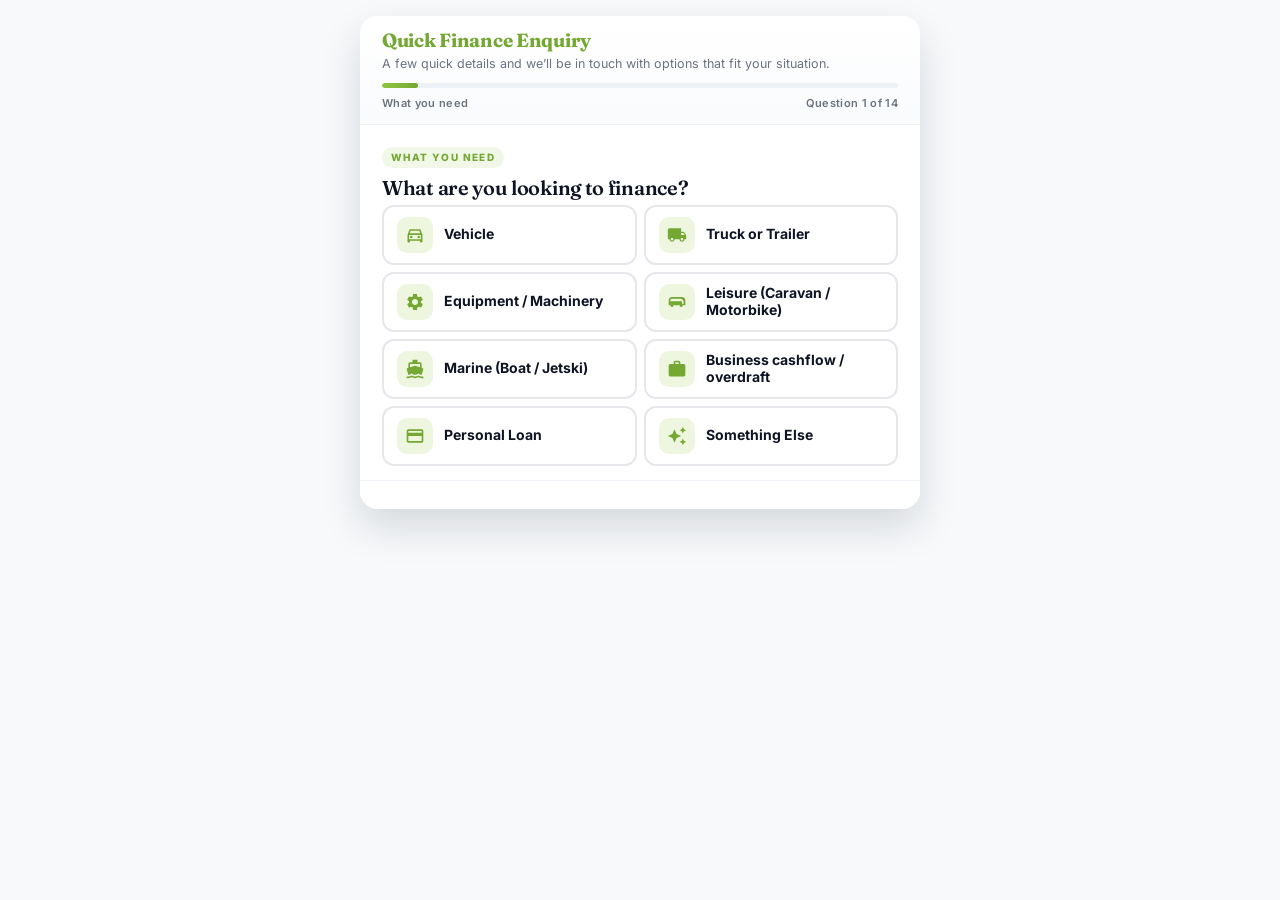
<file: enquiry-form.html>
<!DOCTYPE html>
<html lang="en-AU">
<head>
<meta charset="UTF-8">
<meta name="viewport" content="width=device-width, initial-scale=1, viewport-fit=cover">
<meta name="theme-color" content="#1A2138">
<title>Quick Finance Enquiry | Acquired Financial Services</title>
<link rel="preconnect" href="https://fonts.googleapis.com">
<link rel="preconnect" href="https://fonts.gstatic.com" crossorigin>
<link href="https://fonts.googleapis.com/css2?family=Inter:wght@400;500;600;700;800&family=Fraunces:opsz,wght@9..144,600;9..144,700&display=swap" rel="stylesheet">
<style>
  :root{
    --navy:#1A2138;
    --navy-2:#252E4F;
    --green:#8DC63F;
    --green-dk:#74A832;
    --green-dk2:#5C8A28;
    --green-soft:#EEF6E0;
    --ink:#0F1424;
    --body:#374151;
    --muted:#6B7280;
    --line:#E5E7EB;
    --line-2:#EEF1F5;
    --bg:#FFFFFF;
    --bg-alt:#F7F9FB;
    --danger:#DC3545;
    --danger-soft:#FEF2F2;
    --shadow-sm:0 1px 2px rgba(15,20,36,.06),0 1px 3px rgba(15,20,36,.08);
    --shadow:0 4px 14px rgba(15,20,36,.08),0 2px 6px rgba(15,20,36,.06);
    --shadow-lg:0 18px 40px rgba(15,20,36,.14);
  }
  *{box-sizing:border-box;margin:0;padding:0}
  /* Keep hidden screens hidden: .chatbot/.btn set display, which otherwise overrides the [hidden] attribute */
  [hidden]{display:none !important}
  html,body{min-height:100%}
  body{
    font-family:'Inter',-apple-system,BlinkMacSystemFont,'Segoe UI',Roboto,sans-serif;
    color:var(--body);background:var(--bg-alt);line-height:1.5;
    -webkit-font-smoothing:antialiased;font-size:15px;
    padding:16px 12px;
    display:flex;justify-content:center;align-items:flex-start;
  }
  html.embedded body{background:transparent;padding:0}

  .chatbot{
    width:100%;max-width:560px;
    background:#fff;border-radius:18px;
    box-shadow:var(--shadow-lg);
    overflow:hidden;
    position:relative;
    display:flex;flex-direction:column;
  }
  /* Embedded on the AF site: no card chrome, sit naturally at its content height (parent modal handles sizing) */
  html.embedded .chatbot{border-radius:0;box-shadow:none}

  /* ---------- HEADER ---------- */
  .chatbot-header{
    padding:14px 22px 12px;
    background:linear-gradient(180deg,#fff 0%,#fafbfd 100%);
    border-bottom:1px solid var(--line-2);
  }
  .chatbot-title{
    font-family:'Fraunces',Georgia,serif;
    font-size:19px;font-weight:700;
    color:var(--green-dk);letter-spacing:-.015em;
    line-height:1.15;
    margin-bottom:3px;
  }
  .chatbot-subtitle{
    font-size:12.5px;color:var(--muted);line-height:1.4;
    margin-bottom:11px;
  }
  .chatbot-title .dot{
    width:9px;height:9px;background:var(--green);border-radius:50%;
    box-shadow:0 0 0 0 rgba(141,198,63,.7);
    animation:livePulse 2s ease-out infinite;
  }
  @keyframes livePulse{
    0%{box-shadow:0 0 0 0 rgba(141,198,63,.7)}
    70%{box-shadow:0 0 0 8px rgba(141,198,63,0)}
    100%{box-shadow:0 0 0 0 rgba(141,198,63,0)}
  }

  .progress-bar{
    height:5px;background:var(--line-2);border-radius:100px;overflow:hidden;
  }
  .progress-fill{
    height:100%;background:linear-gradient(90deg,var(--green) 0%,var(--green-dk) 100%);
    border-radius:100px;
    transition:width .35s cubic-bezier(.4,0,.2,1);
    width:0;
  }
  .progress-meta{
    display:flex;justify-content:space-between;align-items:center;
    margin-top:7px;
    font-size:11px;font-weight:600;color:var(--muted);
    letter-spacing:.03em;
  }
  .progress-meta .step-label{color:var(--green-dk)}

  /* ---------- VARIANT: HERO ----------
     Only applies when iframe src has ?variant=hero. Makes the chatbot header
     match the acquiredfinance.com hero so the embedded form reads as a
     continuation of the hero rather than a floating white card on top of it. */
  html.variant-hero .chatbot-header{
    position:relative;
    background:
      radial-gradient(ellipse at 100% -10%, rgba(141,198,63,.28) 0%, transparent 55%),
      radial-gradient(ellipse at 0% 120%, rgba(141,198,63,.08) 0%, transparent 50%),
      linear-gradient(180deg,#1C2440 0%,#141A33 55%,#0D1226 100%);
    border-bottom:1px solid rgba(141,198,63,.35);
    box-shadow:inset 0 1px 0 rgba(255,255,255,.06), 0 1px 0 rgba(141,198,63,.22);
    padding:20px 24px 16px;
  }
  html.variant-hero .chatbot-header::before{
    content:"";position:absolute;left:0;right:0;top:0;height:3px;
    background:linear-gradient(90deg,#8DC63F 0%,#C4EB7A 50%,#8DC63F 100%);
    box-shadow:0 0 14px rgba(141,198,63,.55);
  }
  html.variant-hero .chatbot-title{
    color:#fff;
    font-size:22px;letter-spacing:-.02em;
    text-shadow:0 1px 0 rgba(0,0,0,.25);
    margin-bottom:5px;
  }
  html.variant-hero .chatbot-subtitle{
    color:rgba(255,255,255,.78);
    font-size:12.5px;
    margin-bottom:14px;
  }
  html.variant-hero .progress-bar{
    height:6px;
    background:rgba(255,255,255,.08);
    box-shadow:inset 0 1px 2px rgba(0,0,0,.35);
    border:1px solid rgba(255,255,255,.06);
  }
  html.variant-hero .progress-fill{
    background:linear-gradient(90deg,#8DC63F 0%,#C4EB7A 60%,#8DC63F 100%);
    box-shadow:
      0 0 10px rgba(141,198,63,.65),
      0 0 20px rgba(141,198,63,.3),
      inset 0 1px 0 rgba(255,255,255,.4);
  }
  html.variant-hero .progress-meta{
    color:rgba(255,255,255,.6);
    margin-top:10px;
  }
  html.variant-hero .progress-meta #progressLabel{
    display:inline-block;
    color:#C4EB7A;
    background:rgba(141,198,63,.14);
    border:1px solid rgba(141,198,63,.38);
    padding:3px 9px;border-radius:100px;
    font-size:10px;letter-spacing:.1em;text-transform:uppercase;
    font-weight:700;
  }
  html.variant-hero .progress-meta #progressCount{
    display:inline-block;
    color:rgba(255,255,255,.78);
    background:rgba(255,255,255,.05);
    border:1px solid rgba(255,255,255,.14);
    padding:3px 9px;border-radius:100px;
    font-size:10px;letter-spacing:.06em;
    font-weight:600;
    font-variant-numeric:tabular-nums;
  }

  /* Hero variant: compact asset-type tiles so all 8 fit the embedded form without scrolling */
  html.variant-hero .options.grid-2{grid-template-columns:1fr 1fr}
  html.variant-hero .chatbot-main{padding:16px 18px 10px;min-height:0}
  html.variant-hero .question-eyebrow{margin-bottom:6px}
  html.variant-hero .question-text{font-size:18px;margin-bottom:4px}
  html.variant-hero .question-help{margin-bottom:10px;font-size:12px}
  html.variant-hero .options{gap:6px}
  html.variant-hero .option{padding:9px 11px;gap:9px;font-size:13px}
  html.variant-hero .option .icon{width:32px;height:32px;border-radius:9px}
  html.variant-hero .option .icon svg{width:18px;height:18px}
  html.variant-hero .chatbot-footer{padding:10px 18px 14px}

  /* ---------- MAIN ---------- */
  .chatbot-main{
    padding:20px 22px 14px;
    display:flex;flex-direction:column;
    min-height:200px; /* keeps very short questions from looking tiny, but no forced stretching */
  }
  html.embedded .chatbot-main{padding:16px 18px 12px}

  .question-card{
    animation:qFadeIn .24s ease-out;
  }
  @keyframes qFadeIn{
    from{opacity:0;transform:translateY(5px)}
    to{opacity:1;transform:translateY(0)}
  }
  .question-eyebrow{
    display:inline-block;
    font-size:10px;font-weight:800;
    letter-spacing:.14em;text-transform:uppercase;
    color:var(--green-dk);
    background:rgba(141,198,63,.12);
    padding:3px 9px;
    border-radius:100px;
    margin-bottom:8px;
  }
  .question-text{
    font-family:'Fraunces',Georgia,serif;
    font-size:20px;font-weight:600;
    color:var(--ink);line-height:1.2;
    letter-spacing:-.015em;
    margin-bottom:5px;
  }
  .question-help{
    font-size:13px;color:var(--muted);margin-bottom:14px;line-height:1.45;
  }
  .question-footnote{
    margin-top:14px;
    padding:10px 12px;
    background:var(--bg-alt);
    border-left:3px solid var(--line);
    border-radius:6px;
    font-size:11.5px;color:var(--muted);
    line-height:1.5;
  }

  /* ---------- OPTIONS ---------- */
  .options{display:grid;gap:7px}
  .options.grid-2{grid-template-columns:1fr 1fr}
  @media (max-width:520px){.options.grid-2{grid-template-columns:1fr}}
  .option{
    display:flex;align-items:center;gap:11px;
    padding:10px 13px;
    background:#fff;border:2px solid var(--line);
    border-radius:12px;
    cursor:pointer;
    transition:border-color .15s, background .15s, transform .1s;
    text-align:left;font-family:inherit;
    font-size:14px;font-weight:700;color:var(--ink);
    width:100%;
    line-height:1.25;
  }
  .option:hover{border-color:var(--green);background:#fafcf5}
  .option.selected{border-color:var(--green);background:var(--green-soft)}
  .option:active{transform:scale(.99)}
  .option .icon{
    width:36px;height:36px;flex:none;
    display:flex;align-items:center;justify-content:center;
    background:var(--green-soft);
    border-radius:10px;
    color:var(--green-dk);
    transition:background .15s, color .15s;
  }
  .option .icon svg{width:20px;height:20px}
  .option:hover .icon,
  .option.selected .icon{
    background:#dbedb0;
    color:var(--green-dk2);
  }
  .option.selected{
    border-color:var(--green-dk);background:var(--green-soft);
  }
  .option.selected::after{
    content:"✓";
    margin-left:auto;
    color:var(--green-dk);
    font-weight:800;font-size:18px;
  }
  .option .opt-body{display:flex;flex-direction:column}
  .option .opt-label{line-height:1.2}
  .option .opt-hint{font-size:12px;font-weight:500;color:var(--muted);margin-top:2px}

  /* ---------- TEXT INPUTS ---------- */
  .field{margin-bottom:10px}
  .field label{
    display:block;font-size:12px;font-weight:700;
    color:var(--ink);margin-bottom:5px;letter-spacing:.01em;
  }
  .field input, .field select{
    width:100%;padding:12px 14px;
    font-size:15px;font-family:inherit;
    border:2px solid var(--line);border-radius:10px;
    background:#fff;color:var(--ink);
    transition:border-color .15s, box-shadow .15s;
  }
  .field input:focus, .field select:focus{
    outline:none;border-color:var(--green);
    box-shadow:0 0 0 4px rgba(141,198,63,.16);
  }
  .field input.error{border-color:var(--danger);background:var(--danger-soft)}
  .field .error-msg{
    display:none;color:var(--danger);
    font-size:13px;font-weight:600;margin-top:6px;
  }
  .field.has-error .error-msg{display:block}

  .field-amount{position:relative}
  .field-amount .prefix{
    position:absolute;left:16px;top:50%;transform:translateY(-50%);
    color:var(--muted);font-size:16px;font-weight:600;pointer-events:none;
  }
  .field-amount input{padding-left:30px}

  .abn-lookup{
    margin-top:10px;padding:14px 16px;
    background:var(--green-soft);border:2px solid var(--green);
    border-radius:12px;
    display:none;
  }
  .abn-lookup.show{display:block;animation:qFadeIn .3s ease-out}
  .abn-lookup.lookup-error{background:var(--danger-soft);border-color:var(--danger)}
  .abn-lookup .abn-label{
    font-size:11px;font-weight:800;
    letter-spacing:.14em;text-transform:uppercase;
    color:var(--green-dk);margin-bottom:4px;
  }
  .abn-lookup.lookup-error .abn-label{color:var(--danger)}
  .abn-lookup .abn-entity{
    font-size:16px;font-weight:700;color:var(--ink);
    line-height:1.3;
  }
  .abn-lookup .abn-meta{
    font-size:13px;color:var(--muted);margin-top:2px;
  }
  .abn-name-results{
    margin-top:10px;
    display:flex;flex-direction:column;gap:6px;
    max-height:280px;
    overflow-y:auto;
  }
  .abn-name-result{
    display:flex;flex-direction:column;
    padding:12px 14px;
    background:#fff;border:2px solid var(--line);
    border-radius:10px;
    text-align:left;font-family:inherit;
    cursor:pointer;
    transition:border-color .15s, background .15s, transform .1s;
    width:100%;
  }
  .abn-name-result:hover{
    border-color:var(--green);
    background:#fafcf5;
  }
  .abn-name-result:active{transform:scale(.99)}
  .abn-name-title{
    font-size:14px;font-weight:700;color:var(--ink);
    line-height:1.3;
  }
  .abn-name-meta{
    font-size:12px;color:var(--muted);
    margin-top:3px;
    font-weight:500;
  }

  /* ---------- NAV ---------- */
  .chatbot-footer{
    padding:12px 22px 16px;
    display:flex;gap:10px;justify-content:space-between;align-items:center;
    border-top:1px solid var(--line-2);
    background:#fff;
  }
  html.embedded .chatbot-footer{padding:10px 18px 14px}
  .btn{
    padding:11px 18px;
    font-size:14px;font-weight:700;font-family:inherit;
    border:0;border-radius:12px;cursor:pointer;
    transition:background .15s, transform .1s, box-shadow .15s;
    letter-spacing:.005em;
    display:inline-flex;align-items:center;justify-content:center;gap:6px;
  }
  .btn:active{transform:scale(.99)}
  .btn-primary{
    background:var(--green);color:#fff;
    box-shadow:0 3px 12px rgba(141,198,63,.28);
  }
  .btn-primary:hover{background:var(--green-dk);box-shadow:0 4px 14px rgba(141,198,63,.36)}
  .btn-primary:disabled{background:#cfd5c5;color:#888;cursor:not-allowed;box-shadow:none}
  .btn-primary-block{
    flex:1;width:100%;
    padding:13px 22px;
    font-size:15px;
    border-radius:12px;
  }
  .btn-secondary{background:transparent;color:var(--muted);border:2px solid var(--line);border-radius:100px;padding:10px 16px;font-size:13px}
  .btn-secondary:hover{border-color:var(--muted);color:var(--ink)}
  .btn-ghost{background:transparent;color:var(--muted);padding:8px 12px;font-size:13px}
  .btn-ghost:hover{color:var(--ink)}

  /* ---------- KNOCKOUT / SUCCESS SCREENS ---------- */
  .full-screen{
    padding:44px 28px;
    display:flex;flex-direction:column;align-items:center;
    text-align:center;
    animation:qFadeIn .32s ease-out;
  }
  .full-screen[hidden]{display:none !important}
  .fs-icon{
    width:64px;height:64px;
    display:flex;align-items:center;justify-content:center;
    border-radius:50%;
    font-size:32px;margin-bottom:16px;
  }
  .fs-icon.ok{background:var(--green-soft);color:var(--green-dk2);border:3px solid var(--green)}

  /* Knockout icon — muted, neutral, professional. Not a stop sign. */
  .knockout-icon{
    background:#f4f6fa;
    border:2px solid #dde3ec;
    color:#4b5563;
  }
  .knockout-icon svg{width:32px;height:32px}
  .knockout-help-text{
    font-size:13.5px !important;
    color:var(--muted);
    max-width:420px;
    margin:6px auto 18px !important;
    line-height:1.55;
  }
  .full-screen h2{
    font-family:'Fraunces',Georgia,serif;
    font-size:26px;font-weight:700;color:var(--ink);
    margin-bottom:10px;letter-spacing:-.01em;line-height:1.2;
  }
  .full-screen p{
    font-size:15px;color:var(--body);
    max-width:440px;margin:0 auto 22px;line-height:1.6;
  }
  .full-screen .actions{
    display:flex;gap:10px;flex-wrap:wrap;justify-content:center;
    margin-top:8px;
  }
  .callout{
    background:var(--green-soft);border:1px solid rgba(141,198,63,.4);
    border-radius:12px;padding:14px 18px;
    max-width:440px;margin:16px auto 22px;
    font-size:14px;color:var(--ink);text-align:left;
  }
  .callout strong{color:var(--green-dk2)}

  /* ---------- SUCCESS SCREEN (v3 — red urgency, no brown) ---------- */
  .chatbot-success{
    display:flex;flex-direction:column;
    animation:qFadeIn .3s ease-out;
  }
  .success-header{
    padding:26px 24px 16px;
    text-align:center;
    background:linear-gradient(180deg,#fafbfd 0%,#fff 100%);
    border-bottom:1px solid var(--line-2);
  }
  .success-header .fs-icon{
    margin:0 auto 12px;
    width:56px;height:56px;
    background:var(--green-soft);border:2.5px solid var(--green);
    color:var(--green-dk2);
    border-radius:50%;
    display:flex;align-items:center;justify-content:center;
    box-shadow:0 6px 16px rgba(141,198,63,.28);
  }
  .success-header .fs-icon svg{width:28px;height:28px}
  .success-h1{
    font-family:'Fraunces',Georgia,serif;
    font-size:23px;font-weight:700;
    color:var(--ink);line-height:1.15;letter-spacing:-.02em;
    margin-bottom:5px;
  }
  .success-h2{
    font-size:14.5px;font-weight:600;
    color:var(--body);
    line-height:1.4;
    max-width:400px;margin:0 auto;
  }

  /* RED URGENT WARNING BOX */
  .success-warning{
    margin:16px 18px 4px;
    padding:16px 16px 14px;
    background:linear-gradient(135deg,#fff2f1 0%,#ffe1de 100%);
    border:2px solid #E5354A;
    border-radius:14px;
    display:flex;gap:12px;align-items:flex-start;
    box-shadow:0 4px 14px rgba(229,53,74,.14);
  }
  .success-warning-icon{
    width:38px;height:38px;flex:none;
    display:flex;align-items:center;justify-content:center;
    background:#DC3545;color:#fff;
    border-radius:50%;
    box-shadow:0 4px 10px rgba(220,53,69,.4);
  }
  .success-warning-icon svg{width:20px;height:20px}
  .success-warning-body{flex:1;min-width:0}
  .success-warning-eyebrow{
    display:inline-block;
    font-size:10px;font-weight:800;
    letter-spacing:.14em;text-transform:uppercase;
    color:#B01D2E;
    margin-bottom:5px;
  }
  .success-warning-headline{
    font-family:'Fraunces',Georgia,serif;
    font-size:19px;font-weight:700;
    color:#4A0A11;line-height:1.15;letter-spacing:-.01em;
    margin:0 0 8px;
  }
  .success-warning-text{
    font-size:13px;color:#3A1010;line-height:1.5;
    margin:0 0 7px;
  }
  .success-warning-text:last-child{margin-bottom:0}
  .success-warning-text strong{color:#8B0F1E;font-weight:800}
  .success-warning-emphasis{
    font-weight:700;color:#4A0A11 !important;
    padding-top:8px;margin-top:4px !important;
    border-top:1px dashed rgba(139,15,30,.28);
  }

  .success-body-text{
    font-size:13.5px;color:var(--body);line-height:1.55;
    margin:0 0 8px;
  }
  .success-body-text:last-child{margin-bottom:0}
  .success-body-text strong{color:var(--ink);font-weight:700}

  .success-section{
    padding:18px 24px 4px;
  }
  .success-h3{
    font-family:'Fraunces',Georgia,serif;
    font-size:18px;font-weight:700;
    color:var(--ink);line-height:1.2;letter-spacing:-.01em;
    margin-bottom:8px;
  }

  .success-brand-band{
    margin:16px 18px 4px;
    padding:18px 20px;
    background:linear-gradient(135deg,var(--navy) 0%,var(--navy-2) 100%);
    color:#fff;
    border-radius:14px;
    text-align:center;
    box-shadow:0 8px 20px rgba(15,20,36,.22);
  }
  .success-brand-tag{
    font-family:'Fraunces',Georgia,serif;
    font-size:20px;font-weight:700;
    color:var(--green);
    letter-spacing:.015em;text-transform:uppercase;
    line-height:1.15;
    margin-bottom:12px;
    text-shadow:0 2px 8px rgba(141,198,63,.28);
  }
  .success-benefits{
    list-style:none;padding:0;margin:0;
    display:flex;flex-direction:column;gap:7px;
    max-width:320px;margin:0 auto;text-align:left;
  }
  .success-benefits li{
    display:flex;align-items:center;gap:10px;
    font-size:13.5px;font-weight:600;color:#fff;
  }
  .success-tick{
    width:22px;height:22px;flex:none;
    display:flex;align-items:center;justify-content:center;
    background:rgba(141,198,63,.22);
    border:1.5px solid var(--green);
    color:var(--green);
    border-radius:50%;
  }
  .success-tick svg{width:12px;height:12px}

  .success-footer{
    padding:18px 24px 24px;
    text-align:center;
  }
  .success-final{
    font-family:'Fraunces',Georgia,serif;
    font-size:16px;font-weight:600;
    color:var(--ink);letter-spacing:-.005em;
    margin-bottom:12px;
    line-height:1.35;
  }
  .btn-xl{padding:13px 24px;font-size:14.5px}
  .success-fineprint{
    margin-top:12px;font-size:11px;color:var(--muted);
    letter-spacing:.02em;
  }
  @media (max-width:520px){
    .success-header{padding:22px 18px 14px}
    .success-h1{font-size:20px}
    .success-warning{margin:14px 14px 2px;padding:14px;gap:10px}
    .success-warning-icon{width:32px;height:32px}
    .success-warning-headline{font-size:17px}
    .success-section{padding:14px 18px 2px}
    .success-h3{font-size:16.5px}
    .success-brand-band{margin:14px 14px 2px;padding:16px 14px}
    .success-brand-tag{font-size:18px}
    .success-footer{padding:14px 18px 20px}
  }

  /* ---------- SMS VERIFY MODAL ---------- */
  .verify-modal{position:fixed;inset:0;z-index:10000;display:flex;align-items:center;justify-content:center;padding:20px}
  .verify-modal[hidden]{display:none !important}
  .verify-modal-backdrop{position:absolute;inset:0;background:rgba(15,20,36,.62);backdrop-filter:blur(6px);-webkit-backdrop-filter:blur(6px)}
  .verify-modal-card{position:relative;background:#fff;padding:32px 30px 28px;border-radius:18px;max-width:420px;width:100%;box-shadow:0 30px 80px rgba(0,0,0,.45);text-align:center;animation:qFadeIn .22s ease-out}
  .verify-modal-icon{width:56px;height:56px;margin:0 auto 16px;background:rgba(141,198,63,.16);border:2px solid rgba(141,198,63,.35);border-radius:50%;display:flex;align-items:center;justify-content:center;color:#74A832;font-size:26px}
  .verify-modal h3{font-family:'Fraunces',serif;margin:0 0 8px;font-size:22px;color:#1a1a1a;font-weight:700;line-height:1.25}
  .verify-modal p.sub{margin:0 0 20px;color:#555;font-size:14.5px;line-height:1.5}
  .verify-modal p.sub strong{color:#1a1a1a}
  .verify-code-input{width:100%;padding:16px;font-size:28px;text-align:center;letter-spacing:.35em;border:2px solid #d5d5d5;border-radius:10px;font-weight:700;font-family:'SFMono-Regular','Menlo',monospace;box-sizing:border-box;margin-bottom:12px;background:#fafafa;color:#1a1a1a}
  .verify-code-input:focus{outline:none;border-color:#95c93d;background:#fff;box-shadow:0 0 0 3px rgba(141,198,63,.18)}
  .verify-code-input.error{border-color:#dc3545;background:#fff5f5}
  .verify-error{display:none;color:#dc3545;font-size:13.5px;margin:0 0 14px;font-weight:600}
  .verify-error.show{display:block}
  .verify-actions{display:flex;gap:10px;margin-top:18px}
  .verify-actions .btn{flex:1}
  .verify-resend{margin:16px 0 0;font-size:13px;color:#666}
  .verify-link-btn{background:none;border:0;color:#74A832;font-weight:700;cursor:pointer;padding:0;text-decoration:underline;font-size:inherit;font-family:inherit}
  .verify-link-btn:hover{color:#5C8A28}
  .verify-link-btn:disabled{color:#999;cursor:default;text-decoration:none}
  .verify-spinner{display:inline-block;width:14px;height:14px;border:2px solid rgba(26,26,26,.2);border-top-color:#1a1a1a;border-radius:50%;animation:verifySpin .8s linear infinite;vertical-align:-3px;margin-right:6px}
  @keyframes verifySpin{to{transform:rotate(360deg)}}

  /* ---------- MOBILE ---------- */
  @media (max-width:520px){
    body{padding:0}
    .chatbot{border-radius:0;min-height:100vh}
    .chatbot-header{padding:18px 20px 14px}
    .chatbot-main{padding:24px 20px 16px}
    .chatbot-footer{padding:14px 20px 20px}
    .question-text{font-size:22px}
    .full-screen{padding:36px 22px}
  }
</style>
<script>
  // Detect iframe embedding BEFORE first paint
  try { if (window.self !== window.top) document.documentElement.classList.add('embedded'); } catch(e) { document.documentElement.classList.add('embedded'); }
  // Hero-variant styling: dark navy header that blends into the acquiredfinance.com hero.
  // Only applies when iframe src includes ?variant=hero. Does not affect landing-page embeds.
  try { if (new URLSearchParams(location.search).get('variant') === 'hero') document.documentElement.classList.add('variant-hero'); } catch(e){}
</script>
</head>
<body>

<div class="chatbot" id="chatbot">
  <header class="chatbot-header">
    <div class="chatbot-title">Quick Finance Enquiry</div>
    <div class="chatbot-subtitle">A few quick details and we&rsquo;ll be in touch with options that fit your situation.</div>
    <div class="progress-bar" role="progressbar" aria-valuemin="0" aria-valuemax="100" aria-valuenow="0"><div class="progress-fill" id="progressFill"></div></div>
    <div class="progress-meta">
      <span id="progressLabel">Getting started</span>
      <span id="progressCount">Question 1</span>
    </div>
  </header>

  <main class="chatbot-main">
    <div class="question-card" id="questionCard">
      <!-- rendered dynamically -->
    </div>
  </main>

  <footer class="chatbot-footer">
    <button class="btn btn-ghost" id="btnBack" hidden>← Back</button>
    <button class="btn btn-primary btn-primary-block" id="btnNext" hidden>Continue →</button>
  </footer>
</div>

<!-- KNOCKOUT SCREEN -->
<div class="chatbot" id="knockoutScreen" hidden>
  <div class="full-screen">
    <div class="fs-icon knockout-icon" aria-hidden="true">
      <svg viewBox="0 0 24 24" fill="none" stroke="currentColor" stroke-width="2" stroke-linecap="round" stroke-linejoin="round"><circle cx="12" cy="12" r="10"/><line x1="12" y1="16" x2="12" y2="12"/><line x1="12" y1="8" x2="12.01" y2="8"/></svg>
    </div>
    <h2 id="knockoutTitle">Sorry, we can't help you this time</h2>
    <p id="knockoutMessage">We've reviewed your details and unfortunately we can't proceed with a loan for you right now.</p>
    <div class="callout" id="knockoutCallout" hidden></div>
    <p class="knockout-help-text">If you have any questions or would like to talk your situation through with someone, please feel free to call and speak with our team.</p>
    <div class="actions">
      <a href="tel:1300235255" class="btn btn-primary">Call 1300 235 255</a>
      <button class="btn btn-secondary" id="knockoutBack">← Change my answer</button>
    </div>
  </div>
</div>

<!-- SUCCESS SCREEN — urgent/scary tone, no brown -->
<div class="chatbot chatbot-success" id="successScreen" hidden>
  <div class="success-header">
    <div class="fs-icon ok" aria-hidden="true">
      <svg viewBox="0 0 24 24" fill="none" stroke="currentColor" stroke-width="2.6" stroke-linecap="round" stroke-linejoin="round"><path d="M20 6L9 17l-5-5"/></svg>
    </div>
    <h1 class="success-h1">Thanks, we&rsquo;ve received your enquiry.</h1>
    <p class="success-h2">You&rsquo;ve done your part. Now let us do ours.</p>
  </div>

  <!-- RED URGENT WARNING — the scary one -->
  <div class="success-warning">
    <div class="success-warning-icon">
      <svg viewBox="0 0 24 24" fill="none" stroke="currentColor" stroke-width="2.4" stroke-linecap="round" stroke-linejoin="round"><path d="M10.29 3.86L1.82 18a2 2 0 001.71 3h16.94a2 2 0 001.71-3L13.71 3.86a2 2 0 00-3.42 0z"/><line x1="12" y1="9" x2="12" y2="13"/><line x1="12" y1="17" x2="12.01" y2="17"/></svg>
    </div>
    <div class="success-warning-body">
      <div class="success-warning-eyebrow">Stop &middot; Read this first</div>
      <p class="success-warning-headline">Do NOT apply anywhere else.</p>
      <p class="success-warning-text">Every finance enquiry you make from here on <strong>hits your credit file</strong>. Multiple enquiries in a short window are a <strong>red flag to lenders</strong>. You could be knocked back by the exact lender we were going to place you with, simply because you shopped around.</p>
      <p class="success-warning-text success-warning-emphasis">One enquiry through us. That&rsquo;s all it takes.</p>
    </div>
  </div>

  <!-- Why us -->
  <div class="success-section">
    <h3 class="success-h3">That&rsquo;s exactly why you came to us.</h3>
    <p class="success-body-text">At <strong>Acquired Financial Services</strong> we compare <strong>63+ lenders</strong> for you. We know which ones say yes to your circumstances, which will fight for your business, and which to avoid. Our job is to place your file with the right lender the first time so your credit score stays intact.</p>
  </div>

  <!-- Sit tight -->
  <div class="success-section">
    <h3 class="success-h3">Sit tight. Let us do the work.</h3>
    <p class="success-body-text">Do not apply to your bank. Do not apply on comparison sites. Do not apply at a dealership. Every single one hits your file and hurts the rate we can get for you.</p>
  </div>

  <!-- Brand statement -->
  <div class="success-brand-band">
    <div class="success-brand-tag">Right lender. First time.</div>
    <ul class="success-benefits">
      <li>
        <span class="success-tick"><svg viewBox="0 0 24 24" fill="none" stroke="currentColor" stroke-width="2.6" stroke-linecap="round" stroke-linejoin="round"><path d="M20 6L9 17l-5-5"/></svg></span>
        Your credit score stays protected
      </li>
      <li>
        <span class="success-tick"><svg viewBox="0 0 24 24" fill="none" stroke="currentColor" stroke-width="2.6" stroke-linecap="round" stroke-linejoin="round"><path d="M20 6L9 17l-5-5"/></svg></span>
        63+ lenders reviewed in one enquiry
      </li>
      <li>
        <span class="success-tick"><svg viewBox="0 0 24 24" fill="none" stroke="currentColor" stroke-width="2.6" stroke-linecap="round" stroke-linejoin="round"><path d="M20 6L9 17l-5-5"/></svg></span>
        A dedicated broker, start to finish
      </li>
    </ul>
  </div>

  <!-- Closing -->
  <div class="success-footer">
    <p class="success-final">One of our brokers will call you<span id="successBestTime"></span>.</p>
    <a href="tel:1300235255" class="btn btn-primary btn-xl">
      <svg viewBox="0 0 24 24" width="16" height="16" fill="currentColor" style="margin-right:6px"><path d="M20.01 15.38c-1.23 0-2.42-.2-3.53-.56-.35-.12-.74-.03-1.01.24l-1.57 1.97c-2.83-1.35-5.48-3.9-6.89-6.83l1.95-1.66c.27-.28.35-.67.24-1.02-.37-1.11-.56-2.3-.56-3.53 0-.54-.45-.99-.99-.99H4.19C3.65 3 3 3.24 3 3.99 3 13.28 10.73 21 20.01 21c.71 0 .99-.63.99-1.18v-3.45c0-.54-.45-.99-.99-.99z"/></svg>
      Or call us now on 1300 235 255
    </a>
    <p class="success-fineprint">Acquired Financial Services &middot; ACL 488607</p>
  </div>
</div>

<!-- SMS VERIFY MODAL -->
<div class="verify-modal" id="verifyModal" hidden role="dialog" aria-modal="true" aria-labelledby="verifyTitle">
  <div class="verify-modal-backdrop"></div>
  <div class="verify-modal-card">
    <div class="verify-modal-icon" aria-hidden="true">📱</div>
    <h3 id="verifyTitle">Verify your mobile</h3>
    <p class="sub">We've texted a 6-digit code to <strong id="verifyMobileDisplay"></strong>. Enter it below to submit your enquiry.</p>
    <input id="verifyCode" class="verify-code-input" type="text" inputmode="numeric" maxlength="6" pattern="\d{6}" placeholder="––––––" autocomplete="one-time-code" aria-label="6-digit verification code">
    <p class="verify-error" id="verifyError"></p>
    <div class="verify-actions">
      <button type="button" class="btn btn-secondary" id="verifyCancel">Cancel</button>
      <button type="button" class="btn btn-primary" id="verifySubmit">Verify &amp; Send</button>
    </div>
    <p class="verify-resend">
      Didn't get it?
      <button type="button" class="verify-link-btn" id="verifyResend" disabled>Resend in <span id="verifyResendTimer">60</span>s</button>
    </p>
  </div>
</div>

<script>
/* ============================================================
   ELIGIBILITY CHATBOT v2 — one question per screen, branching flow.
   Reads/writes answers in `state.answers`. On final Submit, triggers
   SMS verification then submits to the same downstream systems the
   v1 chatbot did (Google Form → Ambition CRM).
   ============================================================ */

const AF_VERIFY_API = (window.AF_VERIFY_API || '/wp-json/af-verify/v1').replace(/\/$/, '');
// ABR (Australian Business Register) GUID for live ABN + business-name lookup.
// Registered under Acquired Financial Services, reused from the v1 chatbot at wordpress-package/forms/eligibility-chatbot.html.
// Override with window.AF_ABR_GUID before this script loads if you ever re-register.
const AF_ABR_GUID = window.AF_ABR_GUID || 'e9d00f80-e531-4bec-8ef7-492c760ed15d';

// ================================================================
// DEMO MODE. Mocks /send /verify + Google Form. Removed in production.
// ================================================================
const AF_DEMO_MODE = true;
if (AF_DEMO_MODE) {
  const originalFetch = window.fetch;
  window.fetch = function(url, opts){
    if (typeof url === 'string' && url.indexOf('/af-verify/v1/') > -1){
      return new Promise((resolve) => {
        setTimeout(() => {
          if (url.endsWith('/send')){
            resolve({ ok:true, json: async () => ({ success:true, expires_in:300 }) });
          } else if (url.endsWith('/verify')){
            const body = JSON.parse(opts.body);
            if (body.code && body.code.startsWith('1234')){
              resolve({ ok:true, json: async () => ({ success:true, verified_token:'demo-'+Math.random().toString(36).slice(2,12), verified_mobile:body.mobile }) });
            } else {
              resolve({ ok:false, status:400, json: async () => ({ error:'code_mismatch', message:"That code doesn't match. Try 1234XX for the demo." }) });
            }
          }
        }, 400);
      });
    }
    return originalFetch.apply(this, arguments);
  };
  window.submitToGoogleForm = (data) => { console.log('[DEMO] Would submit:', data); };
}
const ASSET_TYPES = ['car','truck','equipment','leisure','marine']; // types that trigger the "have you found the asset" question

/* ---------------------------------------------------------------
   PRESETS from URL (?preset=<key>)
   Lets specialised landing pages (eg /personal-loans) seed answers
   that the visitor would otherwise have to tap through, and override
   per-product config such as the minimum loan amount. The seeded
   questions are hidden from the flow; validation still runs on
   everything else. Declared BEFORE the QUESTIONS array so help text
   and validators can reference MIN_AMOUNT inline.
   --------------------------------------------------------------- */
const PRESET_CONFIGS = {
  'personal-loan': {
    answers: { assetType: 'personal', entity: 'personal' },
    minAmount: 5000,
    minAmountKnockout: "Sorry, $5,000 is the minimum amount we finance on personal loans. For a smaller amount, a credit card or a chat with your bank will usually suit you better."
  }
};
const PRESET_KEY = (function(){
  try {
    const p = new URLSearchParams(location.search).get('preset');
    return (p && PRESET_CONFIGS[p]) ? p : null;
  } catch(e) { return null; }
})();
const PRESET_CONFIG  = PRESET_KEY ? PRESET_CONFIGS[PRESET_KEY] : null;
const PRESET_ANSWERS = PRESET_CONFIG && PRESET_CONFIG.answers ? Object.assign({}, PRESET_CONFIG.answers) : null;
const MIN_AMOUNT       = (PRESET_CONFIG && PRESET_CONFIG.minAmount) || 20000;
const MIN_AMOUNT_LABEL = '$' + MIN_AMOUNT.toLocaleString('en-AU');
const MIN_AMOUNT_KNOCK = (PRESET_CONFIG && PRESET_CONFIG.minAmountKnockout)
  || ('Sorry, ' + MIN_AMOUNT_LABEL + " is the minimum amount we finance. If you need less, we'd suggest speaking to your bank about a small personal loan or credit product.");

/* ---------------------------------------------------------------
   QUESTIONS — ordered array. Each item has:
     id, section, type, text, help?, options?, showIf?, validate?,
     knockout?, autoAdvance?
   --------------------------------------------------------------- */
const QUESTIONS = [
  // --- Section: What you need ---
  { id:'assetType', section:'What you need', type:'tiles', autoAdvance:true,
    text:'What are you looking to finance?',
    options:[
      { v:'car',   icon:'<svg viewBox="0 0 24 24" fill="currentColor"><path d="M18.92 6.01C18.72 5.42 18.16 5 17.5 5h-11c-.66 0-1.22.42-1.42 1.01L3 12v8c0 .55.45 1 1 1h1c.55 0 1-.45 1-1v-1h12v1c0 .55.45 1 1 1h1c.55 0 1-.45 1-1v-8l-2.08-5.99zM6.85 7h10.3l1.04 3H5.81l1.04-3zM19 17H5v-5h14v5z"/><circle cx="7.5" cy="14.5" r="1.5"/><circle cx="16.5" cy="14.5" r="1.5"/></svg>', label:'Vehicle' },
      { v:'truck', icon:'<svg viewBox="0 0 24 24" fill="currentColor"><path d="M20 8h-3V4H3c-1.1 0-2 .9-2 2v11h2c0 1.66 1.34 3 3 3s3-1.34 3-3h6c0 1.66 1.34 3 3 3s3-1.34 3-3h2v-5l-3-4zM6 18.5c-.83 0-1.5-.67-1.5-1.5s.67-1.5 1.5-1.5 1.5.67 1.5 1.5-.67 1.5-1.5 1.5zm13.5-9l1.96 2.5H17V9.5h2.5zM18 18.5c-.83 0-1.5-.67-1.5-1.5s.67-1.5 1.5-1.5 1.5.67 1.5 1.5-.67 1.5-1.5 1.5z"/></svg>', label:'Truck or Trailer' },
      { v:'equipment', icon:'<svg viewBox="0 0 24 24" fill="currentColor"><path d="M19.14 12.94c.04-.3.06-.61.06-.94 0-.32-.02-.64-.07-.94l2.03-1.58c.18-.14.23-.41.12-.61l-1.92-3.32c-.12-.22-.37-.29-.59-.22l-2.39.96c-.5-.38-1.03-.7-1.62-.94l-.36-2.54c-.04-.24-.24-.41-.48-.41h-3.84c-.24 0-.43.17-.47.41l-.36 2.54c-.59.24-1.13.57-1.62.94l-2.39-.96c-.22-.08-.47 0-.59.22L2.74 8.87c-.12.21-.08.47.12.61l2.03 1.58c-.05.3-.09.63-.09.94 0 .31.02.64.07.94l-2.03 1.58c-.18.14-.23.41-.12.61l1.92 3.32c.12.22.37.29.59.22l2.39-.96c.5.38 1.03.7 1.62.94l.36 2.54c.05.24.24.41.48.41h3.84c.24 0 .44-.17.47-.41l.36-2.54c.59-.24 1.13-.56 1.62-.94l2.39.96c.22.08.47 0 .59-.22l1.92-3.32c.12-.22.07-.47-.12-.61l-2.01-1.58zM12 15.6c-1.98 0-3.6-1.62-3.6-3.6s1.62-3.6 3.6-3.6 3.6 1.62 3.6 3.6-1.62 3.6-3.6 3.6z"/></svg>', label:'Equipment / Machinery' },
      { v:'leisure', icon:'<svg viewBox="0 0 24 24" fill="currentColor"><path d="M22 10c0-2.21-1.79-4-4-4H6C3.79 6 2 7.79 2 10v6h1.5c.28-1.14 1.29-2 2.5-2s2.22.86 2.5 2h6c.28-1.14 1.29-2 2.5-2s2.22.86 2.5 2H22v-6zM6 18c-1.1 0-2-.9-2-2s.9-2 2-2 2 .9 2 2-.9 2-2 2zm11 0c-1.1 0-2-.9-2-2s.9-2 2-2 2 .9 2 2-.9 2-2 2zm3-4h-2v-3h-3V8h1c2.21 0 4 1.79 4 4v2zm-5-3H4v-1c0-1.1.9-2 2-2h9v3z"/></svg>', label:'Leisure (Caravan / Motorbike)' },
      { v:'marine', icon:'<svg viewBox="0 0 24 24" fill="currentColor"><path d="M20 21c-1.39 0-2.78-.47-4-1.32-2.44 1.71-5.56 1.71-8 0C6.78 20.53 5.39 21 4 21H2v2h2c1.38 0 2.74-.35 4-.99 2.52 1.29 5.48 1.29 8 0 1.26.65 2.62.99 4 .99h2v-2h-2zM3.95 19H4c1.6 0 3.02-.88 4-2 .98 1.12 2.4 2 4 2s3.02-.88 4-2c.98 1.12 2.4 2 4 2h.05l1.89-6.68c.08-.26.06-.54-.06-.78s-.34-.42-.6-.5L20 10.62V6c0-1.1-.9-2-2-2h-3V1H9v3H6c-1.1 0-2 .9-2 2v4.62l-1.29.42c-.26.08-.48.26-.6.5s-.15.52-.06.78L3.95 19zM6 6h12v3.97L12 8 6 9.97V6z"/></svg>', label:'Marine (Boat / Jetski)' },
      { v:'business_cashflow', icon:'<svg viewBox="0 0 24 24" fill="currentColor"><path d="M20 6h-4V4c0-1.11-.89-2-2-2h-4c-1.11 0-2 .89-2 2v2H4c-1.11 0-1.99.89-1.99 2L2 19c0 1.11.89 2 2 2h16c1.11 0 2-.89 2-2V8c0-1.11-.89-2-2-2zm-6 0h-4V4h4v2z"/></svg>', label:'Business cashflow / overdraft' },
      { v:'personal', icon:'<svg viewBox="0 0 24 24" fill="currentColor"><path d="M20 4H4c-1.11 0-1.99.89-1.99 2L2 18c0 1.11.89 2 2 2h16c1.11 0 2-.89 2-2V6c0-1.11-.89-2-2-2zm0 14H4v-6h16v6zm0-10H4V6h16v2z"/></svg>', label:'Personal Loan' },
      { v:'other', icon:'<svg viewBox="0 0 24 24" fill="currentColor"><path d="M19 9l1.25-2.75L23 5l-2.75-1.25L19 1l-1.25 2.75L15 5l2.75 1.25L19 9zm-7.5.5L9 4 6.5 9.5 1 12l5.5 2.5L9 20l2.5-5.5L17 12l-5.5-2.5zM19 15l-1.25 2.75L15 19l2.75 1.25L19 23l1.25-2.75L23 19l-2.75-1.25L19 15z"/></svg>', label:'Something Else' }
    ]
  },
  { id:'amount', section:'What you need', type:'currency',
    text:'How much do you want to borrow?',
    help:'Minimum ' + MIN_AMOUNT_LABEL + '. Enter a rough figure and we can refine on the call.',
    validate:(v)=>{
      const n = parseInt(String(v).replace(/[^0-9]/g,''),10);
      if (!n || isNaN(n)) return 'Please enter an amount.';
      if (n < MIN_AMOUNT) return { knockout:true, message: MIN_AMOUNT_KNOCK };
      return null;
    }
  },
  { id:'timeframe', section:'What you need', type:'radio', autoAdvance:true,
    text:'When do you need the finance?',
    options:[
      { v:'asap',        label:'ASAP',                  hint:'Ready to buy now' },
      { v:'week',        label:'Within a week',         hint:'Almost there' },
      { v:'month',       label:'Within a month',        hint:'Actively looking' },
      { v:'researching', label:'Just researching',      hint:'Exploring my options' }
    ]
  },
  { id:'over18', section:'Getting to know you', type:'radio', autoAdvance:true,
    text:'Are you over 18 years old?',
    options:[
      { v:'yes', label:'Yes' },
      { v:'no',  label:'No', knockout:{ message:"Sorry, we can only help clients who are 18 years or older. This is a legal requirement for anyone entering a credit contract in Australia." } }
    ]
  },

  // --- Section: Who's applying ---
  { id:'entity', section:'Who\'s applying', type:'radio', autoAdvance:true,
    text:'Are you applying in your own name, or through a business?',
    options:[
      { v:'personal', icon:'<svg viewBox="0 0 24 24" fill="currentColor"><path d="M12 12c2.21 0 4-1.79 4-4s-1.79-4-4-4-4 1.79-4 4 1.79 4 4 4zm0 2c-2.67 0-8 1.34-8 4v2h16v-2c0-2.66-5.33-4-8-4z"/></svg>', label:'In my own name', hint:'Personal loan or asset purchase' },
      { v:'business', icon:'<svg viewBox="0 0 24 24" fill="currentColor"><path d="M12 7V3H2v18h20V7H12zM6 19H4v-2h2v2zm0-4H4v-2h2v2zm0-4H4V9h2v2zm0-4H4V5h2v2zm4 12H8v-2h2v2zm0-4H8v-2h2v2zm0-4H8V9h2v2zm0-4H8V5h2v2zm10 12h-8v-2h2v-2h-2v-2h2v-2h-2V9h8v10zm-2-8h-2v2h2v-2zm0 4h-2v2h2v-2z"/></svg>', label:'Through a business (ABN)', hint:'Sole trader, company, partnership or trust' }
    ]
  },
  { id:'abn', section:'Your business', type:'abn',
    text:"What's your ABN or business name?",
    help:"Enter your 11-digit ABN, or start typing your business/trading name and we'll pull up matches.",
    showIf:(a)=>a.entity==='business'
  },

  // --- Personal path: residency ---
  { id:'permanentResident', section:'Residency', type:'radio', autoAdvance:true,
    text:'Are you an Australian permanent resident?',
    help:'Includes Australian citizens.',
    showIf:(a)=>a.entity==='personal',
    options:[
      { v:'yes', label:'Yes' },
      { v:'no',  label:'No' }
    ]
  },
  { id:'hasVisa', section:'Residency', type:'radio', autoAdvance:true,
    text:'Do you hold a current Australian visa?',
    showIf:(a)=>a.entity==='personal' && a.permanentResident==='no',
    options:[
      { v:'yes', label:'Yes' },
      { v:'no',  label:'No', knockout:{ message:"Sorry, we can only help clients with either permanent residency or a valid current Australian visa. Please get in touch again once you have one." } }
    ]
  },
  { id:'workRights', section:'Residency', type:'radio', autoAdvance:true,
    text:'Do you currently have permission to work in Australia?',
    showIf:(a)=>a.entity==='personal' && a.permanentResident==='no' && a.hasVisa==='yes',
    options:[
      { v:'yes', label:'Yes' },
      { v:'no',  label:'No', knockout:{ message:"Sorry, our lender panel requires that all applicants have current work rights in Australia. Please come back to us once your work rights are approved." } }
    ]
  },

  // --- Personal path: income + employment ---
  { id:'incomeSource', section:'Income', type:'radio', autoAdvance:true,
    text:'Where does your income come from?',
    showIf:(a)=>a.entity==='personal',
    options:[
      { v:'employment', label:'Employment (wages or salary)' },
      { v:'self',       label:'My own business / self-employed' },
      { v:'centrelink', label:'Centrelink benefits only', knockout:{ message:"Sorry, we can't help clients whose only income comes from Centrelink. Our lenders need employment income to service a loan. If you also work and just receive supplementary Centrelink payments (like Family Tax Benefit or Carer Allowance), please go back and select 'Employment' instead." } },
      { v:'other',      label:'Other' }
    ]
  },
  // Only shown when "Other" is picked above — client types how they earn income
  { id:'incomeSourceOther', section:'Income', type:'text',
    text:'How do you earn your income?',
    help:"Tell us in your own words so we know how to structure your application.",
    showIf:(a)=>a.entity==='personal' && a.incomeSource === 'other',
    validate:(v)=>v && v.trim().length >= 3 ? null : 'Please tell us how you earn income.'
  },
  { id:'employmentStatus', section:'Employment', type:'radio', autoAdvance:true,
    text:'What is your employment status?',
    showIf:(a)=>a.entity==='personal' && a.incomeSource !== 'self',
    options:[
      { v:'fulltime',            label:'Full-time',                hint:'38+ standard hours per week' },
      { v:'parttime',            label:'Part-time',                hint:'Set hours each week, ongoing role' },
      { v:'casual',              label:'Casual',                   hint:'Hours vary week to week' },
      { v:'employed-centrelink', label:'Employed plus Centrelink', hint:'I work plus I also receive Centrelink supplements' },
      { v:'unemployed',          label:'Unemployed',               hint:'Not currently working', knockout:{ message:"Sorry, we can't help without employment income. Please come back to us once you're in stable Full-time, Part-time or Casual work." } }
    ]
  },
  { id:'employmentLength', section:'Employment', type:'radio', autoAdvance:true,
    text:'How long have you been in your current job?',
    showIf:(a)=>a.entity==='personal' && a.employmentStatus==='casual',
    options:[
      { v:'0-60', label:'0 to 60 days' },
      { v:'61+',  label:'61 days or more' }
    ]
  },
  { id:'employmentGap', section:'Employment', type:'radio', autoAdvance:true,
    text:'Was there a gap between your previous job and this one?',
    help:'e.g. more than 2 weeks off between finishing your old job and starting this one.',
    showIf:(a)=>a.entity==='personal' && a.employmentStatus==='casual' && a.employmentLength==='0-60',
    options:[
      { v:'no',  label:'No, I moved straight from another job' },
      { v:'yes', label:'Yes, there was a gap', knockout:{ message:"Sorry, we can't help right now. Our casual-employment lenders need 60+ days of continuous employment with no significant gaps. Please come back to us once you've been in this role for 60 days, and we'll happily take another look." } }
    ]
  },

  // --- Credit ---
  { id:'creditScoreRange', section:'Credit', type:'radio', autoAdvance:true,
    text:'Do you know your credit score range?',
    help:'A rough range is fine. Checking your rate with us won\'t impact your credit score.',
    options:[
      { v:'below500', label:'Below 500' },
      { v:'501-600', label:'501 to 600' },
      { v:'601-700', label:'601 to 700' },
      { v:'701-800', label:'701 to 800' },
      { v:'801+',    label:'801+' },
      { v:'unknown', label:"I don't know" }
    ]
  },
  { id:'creditRating', section:'Credit', type:'radio', autoAdvance:true,
    text:'How would you describe your credit history?',
    options:[
      { v:'perfect', label:'Perfect', hint:'No defaults, no missed payments' },
      { v:'ok',      label:'OK',      hint:'Maybe the odd late payment' },
      { v:'notgood', label:'Not so good', hint:'Some past issues' },
      { v:'bad',     label:'Bad',     hint:'Defaults or bankruptcy' },
      { v:'unknown', label:"I don't know" }
    ]
  },

  // --- Living ---
  { id:'livingSituation', section:'Living', type:'radio', autoAdvance:true,
    text:'What is your current living arrangement?',
    options:[
      { v:'own',              label:'I own my home outright' },
      { v:'mortgage',         label:'Paying off a mortgage' },
      { v:'rent-agent',       label:'Renting through an agent' },
      { v:'rent-private',     label:'Renting privately' },
      { v:'boarding',         label:'Boarding' },
      { v:'family',           label:'Living with family' },
      { v:'employer-provided',label:'Employer-provided accommodation' }
    ]
  },

  // --- Asset details (only for asset paths) ---
  { id:'assetFound', section:'Your purchase', type:'radio', autoAdvance:true,
    text:'Have you already found what you want to buy?',
    showIf:(a)=>ASSET_TYPES.includes(a.assetType),
    options:[
      { v:'yes',         label:'Yes, ready to buy',            hint:'I have the specific one in mind' },
      { v:'looking',     label:'Still looking',                hint:'Comparing options right now' },
      { v:'researching', label:'Just researching for now',     hint:'Getting a feel for what I can afford' }
    ]
  },
  // Only asked if they said Yes above. Year of manufacture matters for lender panel selection.
  { id:'assetYear', section:'Your purchase', type:'year',
    text:'What year of manufacture is it?',
    help:'Any age is fine. We finance classic and vintage vehicles too.',
    showIf:(a)=>ASSET_TYPES.includes(a.assetType) && a.assetFound === 'yes',
    validate:(v)=>{
      const y = parseInt(String(v).trim(), 10);
      const currentYear = new Date().getFullYear();
      if (!y || isNaN(y) || String(v).trim().length !== 4) return 'Please enter a 4-digit year (e.g. 2022).';
      if (y > currentYear + 1) return "That's in the future! Please enter a valid year.";
      return null;
    }
  },

  // --- Contact ---
  { id:'firstName', section:'Contact details', type:'text',
    text:'What\'s your first name?',
    validate:(v)=> v && v.trim().length>=2 ? null : 'Please enter your first name.'
  },
  { id:'surname', section:'Contact details', type:'text',
    text:'And your surname?',
    validate:(v)=> v && v.trim().length>=2 ? null : 'Please enter your surname.'
  },
  { id:'mobile', section:'Contact details', type:'tel',
    text:"What's the best mobile number to reach you on?",
    help:"We'll text you a code to verify it's really you.",
    validate:(v)=>{
      const digits = String(v).replace(/\D/g,'');
      if (!/^0?4\d{8}$/.test(digits) && !/^614\d{8}$/.test(digits)) {
        return 'Please enter a valid Australian mobile (e.g. 0412 345 678).';
      }
      return null;
    }
  },
  { id:'email', section:'Contact details', type:'email',
    text:"What's your email address?",
    validate:(v)=> /^[^\s@]+@[^\s@]+\.[^\s@]+$/.test(String(v).trim()) ? null : 'Please enter a valid email address.'
  },
  { id:'state', section:'Contact details', type:'radio', autoAdvance:true,
    text:'What state do you live in?',
    options:[
      { v:'VIC', label:'VIC' }, { v:'NSW', label:'NSW' }, { v:'QLD', label:'QLD' },
      { v:'SA', label:'SA' },   { v:'WA', label:'WA' },   { v:'TAS', label:'TAS' },
      { v:'ACT', label:'ACT' }, { v:'NT', label:'NT' }
    ]
  },
  // "Best time to call" — final choice question (auto-advances to the "Other" follow-up if picked; otherwise user clicks Submit).
  { id:'bestTime', section:'Contact details', type:'radio', autoAdvance:false,
    text:"When's the best time for us to call?",
    help:"So we can catch you when it suits, not interrupt your day.",
    footnote:"Office hours: Monday to Friday 8am to 6pm. Saturday 9am to 5pm. Sunday and outside office hours available by appointment only.",
    options:[
      { v:'morning',   label:'Morning',   hint:'Between 8am and 12pm' },
      { v:'afternoon', label:'Afternoon', hint:'Between 12pm and 5pm' },
      { v:'evening',   label:'Evening',   hint:'Between 5pm and 8pm' },
      { v:'weekend',   label:'Weekend',   hint:'Saturday or Sunday' },
      { v:'anytime',   label:'Anytime',   hint:'Whenever works for you' },
      { v:'other',     label:'Other',     hint:"I'll tell you when" }
    ]
  },
  // Only shown when "Other" is picked above — client types their preferred time in their own words.
  { id:'bestTimeOther', section:'Contact details', type:'text',
    text:'When works best for you?',
    help:'A quick note is fine — e.g. "Weekday lunches" or "Only after 7pm".',
    showIf:(a)=>a.bestTime === 'other',
    validate:(v)=>v && v.trim().length >= 3 ? null : 'Please tell us when to call.'
  }
];

/* ---------------------------------------------------------------
   STATE
   --------------------------------------------------------------- */
const state = {
  answers: PRESET_ANSWERS ? Object.assign({}, PRESET_ANSWERS) : {},
  history: [],   // stack of question indexes visited (for Back)
  currentIdx: 0,
  abnLookup: null,
  submitting: false
};

/* ---------------------------------------------------------------
   DOM refs
   --------------------------------------------------------------- */
const $card    = document.getElementById('questionCard');
const $btnNext = document.getElementById('btnNext');
const $btnBack = document.getElementById('btnBack');
const $progFill  = document.getElementById('progressFill');
const $progLabel = document.getElementById('progressLabel');
const $progCount = document.getElementById('progressCount');
const $chatbot   = document.getElementById('chatbot');
const $knockout  = document.getElementById('knockoutScreen');
const $success   = document.getElementById('successScreen');

/* ---------------------------------------------------------------
   FLOW CONTROLLER
   --------------------------------------------------------------- */
function currentQuestion() { return QUESTIONS[state.currentIdx]; }

// A question is "visible" when its showIf passes AND it's not pre-seeded by PRESET_ANSWERS.
function isVisibleQuestion(q){
  if (PRESET_ANSWERS && Object.prototype.hasOwnProperty.call(PRESET_ANSWERS, q.id)) return false;
  return !q.showIf || q.showIf(state.answers);
}

// Advance to the next visible question. Returns index or -1 if none.
function findNextIndex(fromIdx){
  for (let i = fromIdx + 1; i < QUESTIONS.length; i++){
    if (isVisibleQuestion(QUESTIONS[i])) return i;
  }
  return -1;
}

function totalVisibleCount(){
  return QUESTIONS.filter(isVisibleQuestion).length;
}

function currentPositionInVisible(){
  let pos = 0;
  for (let i = 0; i <= state.currentIdx; i++){
    if (isVisibleQuestion(QUESTIONS[i])) pos++;
  }
  return pos;
}

function updateProgress(){
  const total = totalVisibleCount();
  const pos = currentPositionInVisible();
  const pct = Math.round((pos / total) * 100);
  $progFill.style.width = pct + '%';
  $progLabel.textContent = currentQuestion().section;
  $progCount.textContent = 'Question ' + pos + ' of ' + total;
  document.querySelector('.progress-bar').setAttribute('aria-valuenow', pct);
}

/* Check whether the current field is complete enough to advance.
   Used to enable/disable the Continue button in real time — no skipping. */
function isFieldValid(){
  const q = currentQuestion();
  if (!q) return false;

  // Choice types: any option selected?
  if (q.type === 'tiles' || q.type === 'radio'){
    return !!state.answers[q.id];
  }
  // ABN: needs a confirmed lookup (the "Yes, that's me" click) or an error fallback
  if (q.type === 'abn'){
    return !!(state.abnLookup && state.abnLookup.confirmed);
  }
  // Text-based types: read from the live input
  const inp = document.getElementById('qinp');
  if (!inp) return false;
  const raw = String(inp.value || '').trim();
  if (!raw) return false;

  if (q.type === 'currency'){
    const n = parseInt(raw.replace(/[^0-9]/g,''), 10);
    return !!n && !isNaN(n);
  }
  if (q.type === 'text'){
    return raw.length >= 2;
  }
  if (q.type === 'tel'){
    const digits = raw.replace(/\D/g,'');
    return /^0?4\d{8}$/.test(digits) || /^614\d{8}$/.test(digits);
  }
  if (q.type === 'email'){
    return /^[^\s@]+@[^\s@]+\.[^\s@]+$/.test(raw);
  }
  if (q.type === 'year'){
    const y = parseInt(raw, 10);
    const currentYear = new Date().getFullYear();
    return !!y && !isNaN(y) && raw.length === 4 && y <= currentYear + 1;
  }
  return true;
}

/* Decide whether to show the Continue button — and if so, is it enabled? */
function updateNextButton(){
  const q = currentQuestion();
  if (!q) { $btnNext.hidden = true; return; }

  const isAutoAdvanceChoice = (q.type === 'tiles' || q.type === 'radio') && q.autoAdvance !== false;

  // ABN uses its own "Yes, that's me" confirm button — no Continue needed unless the ABR lookup failed (then confirmed=true with data=null)
  if (q.type === 'abn'){
    const errorFallback = state.abnLookup && state.abnLookup.confirmed && !state.abnLookup.data;
    if (!errorFallback){ $btnNext.hidden = true; return; }
    // else fall through to show Continue
  }

  if (isAutoAdvanceChoice){
    $btnNext.hidden = true;
    return;
  }

  // Text/currency/tel/email OR the final radio (contactMethod) — show Continue, gate on validity
  $btnNext.hidden = false;
  $btnNext.disabled = !isFieldValid();
  const isLast = findNextIndex(state.currentIdx) === -1;
  $btnNext.textContent = isLast ? 'Submit Enquiry →' : 'Continue →';
}

/* Render one question */
function render(){
  const q = currentQuestion();
  if (!q) { console.error('No question at idx', state.currentIdx); return; }

  updateProgress();
  $btnBack.hidden = state.history.length === 0;

  let inputHTML = '';
  if (q.type === 'tiles' || q.type === 'radio'){
    const cls = q.type === 'tiles' ? 'options grid-2' : 'options';
    inputHTML = '<div class="' + cls + '" role="radiogroup" aria-label="' + q.text + '">' +
      q.options.map(o =>
        '<button type="button" class="option" data-value="' + o.v + '" role="radio" aria-checked="false">' +
          (o.icon ? '<span class="icon">' + o.icon + '</span>' : '') +
          '<span class="opt-body">' +
            '<span class="opt-label">' + o.label + '</span>' +
            (o.hint ? '<span class="opt-hint">' + o.hint + '</span>' : '') +
          '</span>' +
        '</button>'
      ).join('') +
      '</div>';
  } else if (q.type === 'currency'){
    const val = state.answers[q.id] ? formatCurrency(state.answers[q.id]) : '';
    inputHTML = '<div class="field field-amount"><span class="prefix">$</span>' +
      '<input type="text" inputmode="numeric" id="qinp" placeholder="30,000" value="' + val + '" autocomplete="off">' +
      '<div class="error-msg">Enter an amount.</div></div>';
  } else if (q.type === 'text'){
    inputHTML = '<div class="field"><input type="text" id="qinp" value="' + (state.answers[q.id] || '') + '" autocomplete="given-name">' +
      '<div class="error-msg">Please fill this in.</div></div>';
  } else if (q.type === 'tel'){
    inputHTML = '<div class="field"><input type="tel" id="qinp" placeholder="0412 345 678" value="' + (state.answers[q.id] || '') + '" autocomplete="tel" inputmode="tel">' +
      '<div class="error-msg">Enter a valid AU mobile.</div></div>';
  } else if (q.type === 'email'){
    inputHTML = '<div class="field"><input type="email" id="qinp" placeholder="you@example.com" value="' + (state.answers[q.id] || '') + '" autocomplete="email" inputmode="email">' +
      '<div class="error-msg">Enter a valid email address.</div></div>';
  } else if (q.type === 'abn'){
    inputHTML = '<div class="field"><input type="text" id="qinp" placeholder="ABN or business name" value="' + (state.answers[q.id] || '') + '" autocomplete="off">' +
      '<div class="error-msg">Enter a valid ABN or business name.</div></div>' +
      '<div class="abn-lookup" id="abnLookup"></div>';
  } else if (q.type === 'year'){
    inputHTML = '<div class="field"><input type="text" id="qinp" placeholder="e.g. 2022" value="' + (state.answers[q.id] || '') + '" autocomplete="off" inputmode="numeric" maxlength="4">' +
      '<div class="error-msg">Enter a 4-digit year.</div></div>';
  }

  $card.innerHTML =
    '<span class="question-eyebrow">' + q.section + '</span>' +
    '<h1 class="question-text">' + q.text + '</h1>' +
    (q.help ? '<p class="question-help">' + q.help + '</p>' : '') +
    inputHTML +
    (q.footnote ? '<p class="question-footnote">' + q.footnote + '</p>' : '');

  // Wire up the inputs
  if (q.type === 'tiles' || q.type === 'radio'){
    $card.querySelectorAll('.option').forEach(btn => {
      // Pre-select if returning
      if (state.answers[q.id] === btn.dataset.value){
        btn.classList.add('selected');
        btn.setAttribute('aria-checked','true');
      }
      btn.addEventListener('click', () => selectOption(btn, q));
    });
  } else {
    const inp = document.getElementById('qinp');
    if (inp){
      setTimeout(() => inp.focus(), 250);
      inp.addEventListener('input', () => updateNextButton());
      inp.addEventListener('keydown', (e) => {
        if (e.key === 'Enter' && !$btnNext.disabled) { e.preventDefault(); tryAdvance(); }
      });
      if (q.type === 'currency'){
        inp.addEventListener('input', (e) => {
          const digits = e.target.value.replace(/[^0-9]/g,'');
          e.target.value = digits ? formatCurrency(digits) : '';
        });
      } else if (q.type === 'tel'){
        inp.addEventListener('input', (e) => { e.target.value = formatMobile(e.target.value); });
      } else if (q.type === 'year'){
        inp.addEventListener('input', (e) => { e.target.value = e.target.value.replace(/\D/g,'').slice(0,4); });
      } else if (q.type === 'abn'){
        inp.addEventListener('input', (e) => {
          const val = e.target.value;
          const hasLetters = /[a-zA-Z]/.test(val);
          // Only apply ABN formatting when input is numeric — leave name searches alone
          if (!hasLetters) e.target.value = formatABN(val);
          maybeLookupABN(e.target.value);
        });
        if (state.answers[q.id]) maybeLookupABN(state.answers[q.id]);
      }
    }
  }

  // Decide Continue button state — hidden on auto-advance choices, disabled until valid otherwise
  updateNextButton();
}

function selectOption(btn, q){
  const val = btn.dataset.value;
  // Visual state
  $card.querySelectorAll('.option').forEach(b => {
    b.classList.remove('selected');
    b.setAttribute('aria-checked','false');
  });
  btn.classList.add('selected');
  btn.setAttribute('aria-checked','true');

  state.answers[q.id] = val;

  // Check knockout
  const opt = q.options.find(o => o.v === val);
  if (opt && opt.knockout){
    setTimeout(() => showKnockout(opt.knockout), 380);
    return;
  }

  if (q.autoAdvance){
    setTimeout(() => tryAdvance(), 320);
  } else {
    // Non-auto-advance choice (e.g. final contact-method question) — enable the Continue button now that a selection exists
    updateNextButton();
  }
}

function tryAdvance(){
  const q = currentQuestion();

  // Read value from input if needed
  if (['currency','text','tel','email','abn','year'].includes(q.type)){
    const inp = document.getElementById('qinp');
    const raw = inp ? inp.value.trim() : '';
    // Save either raw string or normalized value
    if (q.type === 'currency'){
      const digits = raw.replace(/[^0-9]/g,'');
      state.answers[q.id] = digits ? parseInt(digits,10) : null;
    } else if (q.type === 'tel'){
      state.answers[q.id] = raw;
    } else if (q.type === 'abn'){
      state.answers[q.id] = raw.replace(/\s/g,'');
    } else if (q.type === 'year'){
      state.answers[q.id] = raw ? parseInt(raw, 10) : null;
    } else {
      state.answers[q.id] = raw;
    }
  }

  // Validate
  if (q.validate){
    const err = q.validate(state.answers[q.id]);
    if (err){
      if (typeof err === 'object' && err.knockout){
        showKnockout(err);
        return;
      }
      showFieldError(err);
      return;
    }
  }

  // ABN-specific: require successful lookup + confirmation
  if (q.type === 'abn'){
    if (!state.abnLookup || !state.abnLookup.confirmed){
      showFieldError('Please confirm the business details before continuing.');
      return;
    }
    state.answers.abnLookup = state.abnLookup.data;
  }

  // Advance or submit
  const nextIdx = findNextIndex(state.currentIdx);
  if (nextIdx === -1){
    // Last question — kick off submit flow
    handleSubmit();
    return;
  }
  state.history.push(state.currentIdx);
  state.currentIdx = nextIdx;
  render();
}

function goBack(){
  if (!state.history.length) return;
  state.currentIdx = state.history.pop();
  render();
}

function showFieldError(msg){
  const field = $card.querySelector('.field');
  if (field){
    field.classList.add('has-error');
    const errEl = field.querySelector('.error-msg');
    if (errEl) errEl.textContent = msg;
    const inp = field.querySelector('input');
    if (inp){ inp.classList.add('error'); inp.focus(); }
  }
}

function showKnockout(k){
  $chatbot.hidden = true;
  $knockout.hidden = false;
  document.getElementById('knockoutMessage').textContent = k.message || "Sorry, we can't help you this time.";
  if (k.title) document.getElementById('knockoutTitle').textContent = k.title;
  window.scrollTo({ top:0, behavior:'smooth' });
}

document.getElementById('knockoutBack').addEventListener('click', () => {
  $knockout.hidden = true;
  $chatbot.hidden = false;
  render();
});

$btnNext.addEventListener('click', tryAdvance);
$btnBack.addEventListener('click', goBack);

/* ---------------------------------------------------------------
   FORMATTERS
   --------------------------------------------------------------- */
function formatCurrency(v){
  const digits = String(v).replace(/[^0-9]/g,'');
  if (!digits) return '';
  return parseInt(digits,10).toLocaleString('en-AU');
}
function formatMobile(v){
  const d = String(v).replace(/\D/g,'').slice(0,10);
  if (d.length <= 4) return d;
  if (d.length <= 7) return d.slice(0,4) + ' ' + d.slice(4);
  return d.slice(0,4) + ' ' + d.slice(4,7) + ' ' + d.slice(7);
}
function formatABN(v){
  const d = String(v).replace(/\D/g,'').slice(0,11);
  if (d.length <= 2) return d;
  if (d.length <= 5) return d.slice(0,2) + ' ' + d.slice(2);
  if (d.length <= 8) return d.slice(0,2) + ' ' + d.slice(2,5) + ' ' + d.slice(5);
  return d.slice(0,2) + ' ' + d.slice(2,5) + ' ' + d.slice(5,8) + ' ' + d.slice(8);
}

/* ---------------------------------------------------------------
   ABN LOOKUP (ABR API)
   --------------------------------------------------------------- */
let abnDebounce = null;
function maybeLookupABN(raw){
  const digitsOnly = String(raw).replace(/\D/g,'');
  const hasLetters = /[a-zA-Z]/.test(raw);
  const cleaned = String(raw).trim();
  const box = document.getElementById('abnLookup');
  state.abnLookup = null;
  if (!box) return;

  // Mode 1: pure-numeric with 11 digits → ABN lookup
  if (!hasLetters && digitsOnly.length === 11){
    box.classList.add('show');
    box.classList.remove('lookup-error');
    box.innerHTML = '<div class="abn-label">Looking up…</div><div class="abn-entity">Checking ABN…</div>';
    clearTimeout(abnDebounce);
    abnDebounce = setTimeout(() => doABRLookup(digitsOnly, box), 250);
    return;
  }

  // Mode 2: contains letters and 3+ chars → name search
  if (hasLetters && cleaned.length >= 3){
    box.classList.add('show');
    box.classList.remove('lookup-error');
    box.innerHTML = '<div class="abn-label">Searching…</div><div class="abn-entity">Finding businesses matching "' + escapeHTML(cleaned) + '"…</div>';
    clearTimeout(abnDebounce);
    abnDebounce = setTimeout(() => doABRNameSearch(cleaned, box), 400);
    return;
  }

  // Not enough to search yet
  box.classList.remove('show','lookup-error');
  box.innerHTML = '';
}

function doABRLookup(abn, box){
  // Use ABR's JSONP endpoint (no CORS)
  const cb = 'afABR_' + Date.now();
  window[cb] = (data) => {
    try {
      if (!data || !data.EntityName){
        box.classList.add('lookup-error');
        box.innerHTML = '<div class="abn-label">Not found</div><div class="abn-entity">We couldn\'t find that ABN. Please double-check the number.</div>';
        return;
      }
      const name = data.BusinessName && data.BusinessName.length ? data.BusinessName[0] : data.EntityName;
      const status = data.AbnStatus || '';
      state.abnLookup = { data, confirmed:false };
      box.classList.remove('lookup-error');
      box.innerHTML =
        '<div class="abn-label">✓ Found</div>' +
        '<div class="abn-entity">' + escapeHTML(name) + '</div>' +
        '<div class="abn-meta">' + escapeHTML(data.EntityName || '') + ' &middot; Status: ' + escapeHTML(status) + '</div>' +
        '<div style="margin-top:12px;display:flex;gap:8px">' +
          '<button type="button" class="btn btn-primary" id="abnConfirm" style="padding:10px 18px;font-size:13px">Yes, that\'s me →</button>' +
          '<button type="button" class="btn btn-ghost" id="abnDeny" style="padding:10px 12px;font-size:13px">Not me</button>' +
        '</div>';
      document.getElementById('abnConfirm').addEventListener('click', () => {
        state.abnLookup.confirmed = true;
        tryAdvance();
      });
      document.getElementById('abnDeny').addEventListener('click', () => {
        state.abnLookup = null;
        box.innerHTML = '<div class="abn-label">No match</div><div class="abn-entity">No problem, please re-enter your ABN above.</div>';
        box.classList.add('lookup-error');
        document.getElementById('qinp').focus();
        document.getElementById('qinp').select();
      });
    } catch(e){ console.error(e); }
    delete window[cb];
  };
  const s = document.createElement('script');
  s.src = 'https://abr.business.gov.au/json/AbnDetails.aspx?abn=' + abn + '&guid=' + encodeURIComponent(AF_ABR_GUID) + '&callback=' + cb;
  s.onerror = () => {
    box.classList.add('lookup-error');
    box.innerHTML = '<div class="abn-label">Lookup unavailable</div><div class="abn-entity">Can\'t reach the ABR right now. Click Continue to proceed anyway.</div>';
    // Allow proceeding without full data — Continue button appears via updateNextButton() below
    state.abnLookup = { data:null, confirmed:true };
    updateNextButton();
    delete window[cb];
  };
  document.body.appendChild(s);
}

/* ABR name search — shows a picker of matching businesses, user taps one → resolves as ABN lookup */
function doABRNameSearch(name, box){
  const cb = 'afABRNames_' + Date.now();
  window[cb] = (data) => {
    try {
      const names = (data && data.Names) || [];
      if (names.length === 0){
        box.classList.add('lookup-error');
        box.innerHTML = '<div class="abn-label">No matches</div><div class="abn-entity">No businesses found matching that name. Try refining, or paste the 11-digit ABN directly.</div>';
        return;
      }
      box.classList.remove('lookup-error');
      const results = names.slice(0, 8);
      box.innerHTML =
        '<div class="abn-label">✓ ' + results.length + (names.length > 8 ? '+' : '') + ' matches. Pick your business</div>' +
        '<div class="abn-name-results">' +
          results.map(n =>
            '<button type="button" class="abn-name-result" data-abn="' + escapeHTML(n.Abn) + '">' +
              '<div class="abn-name-title">' + escapeHTML(n.Name || '') + '</div>' +
              '<div class="abn-name-meta">ABN ' + formatABN(n.Abn || '') +
                (n.State ? ' &middot; ' + escapeHTML(n.State) : '') +
                (n.Postcode ? ' ' + escapeHTML(n.Postcode) : '') +
              '</div>' +
            '</button>'
          ).join('') +
        '</div>';
      box.querySelectorAll('.abn-name-result').forEach(btn => {
        btn.addEventListener('click', () => {
          const abn = btn.dataset.abn;
          const inp = document.getElementById('qinp');
          if (inp){ inp.value = formatABN(abn); }
          maybeLookupABN(abn);
        });
      });
    } catch(e){ console.error(e); }
    delete window[cb];
  };
  const s = document.createElement('script');
  s.src = 'https://abr.business.gov.au/json/MatchingNames.aspx?name=' + encodeURIComponent(name) + '&maxResults=10&guid=' + encodeURIComponent(AF_ABR_GUID) + '&callback=' + cb;
  s.onerror = () => {
    box.classList.add('lookup-error');
    box.innerHTML = '<div class="abn-label">Search unavailable</div><div class="abn-entity">Can\'t reach the ABR right now. Try entering the ABN directly.</div>';
    delete window[cb];
  };
  document.body.appendChild(s);
}

function escapeHTML(s){ return String(s).replace(/[&<>"']/g, c => ({'&':'&amp;','<':'&lt;','>':'&gt;','"':'&quot;',"'":'&#39;'}[c])); }

/* ---------------------------------------------------------------
   SUBMIT FLOW — SMS verify then Google Form
   --------------------------------------------------------------- */
async function handleSubmit(){
  if (state.submitting) return;
  const contactMethodQ = currentQuestion();
  if (contactMethodQ.type === 'radio' && !state.answers[contactMethodQ.id]){
    showFieldError('Please pick a contact method.');
    return;
  }
  state.submitting = true;
  $btnNext.disabled = true;
  $btnNext.textContent = 'Submitting…';

  // Build payload
  const data = { ...state.answers, submittedAt: new Date().toISOString() };
  try {
    const params = new URLSearchParams(location.search);
    data.gclid = params.get('gclid') || (localStorage && localStorage.getItem('gclid')) || '';
    data.landingPage = params.get('from') || '';
    data.source = document.referrer || 'direct';
  } catch(e){}

  try {
    const v = await runSmsVerification(data.mobile);
    if (!v.success){
      state.submitting = false;
      $btnNext.disabled = false;
      $btnNext.textContent = 'Submit Enquiry →';
      return;
    }
    data.verifiedToken  = v.token;
    data.verifiedMobile = v.mobile;
    data.mobileVerified = true;

    submitToGoogleForm(data);

    if (typeof gtag === 'function'){
      gtag('event','conversion',{ 'send_to':'AW-XXXXXXXXXX/AAAAAAAA','value':1.0,'currency':'AUD' });
    }
    console.log('Lead captured:', data);
    if (window.parent !== window){
      window.parent.postMessage({ type:'afs-lead-submitted', data }, '*');
    }
    // Personalise "we'll call you shortly [time]"
    const timeMap = {
      morning:   ' in the morning',
      afternoon: ' in the afternoon',
      evening:   ' in the evening',
      weekend:   ' on the weekend',
      anytime:   ' shortly',
      other:     ' at your preferred time'
    };
    const timeEl = document.getElementById('successBestTime');
    if (timeEl) timeEl.textContent = timeMap[data.bestTime] || '';

    await new Promise(r => setTimeout(r, 400));
    $chatbot.hidden = true;
    $success.hidden = false;
    window.scrollTo({ top:0, behavior:'smooth' });
    if (window.parent !== window){
      window.parent.postMessage({ type:'afs-lead-success' }, '*');
    }
  } catch(err){
    console.error(err);
    state.submitting = false;
    $btnNext.disabled = false;
    $btnNext.textContent = 'Submit Enquiry →';
    alert("Something went wrong. Please try again or call us on 1300 235 255.");
  }
}

/* ---------------------------------------------------------------
   SMS VERIFICATION (mirrors the v1 pattern)
   --------------------------------------------------------------- */
function runSmsVerification(mobile){
  return new Promise(async (resolve) => {
    const modal        = document.getElementById('verifyModal');
    const codeInput    = document.getElementById('verifyCode');
    const errorEl      = document.getElementById('verifyError');
    const cancelBtn    = document.getElementById('verifyCancel');
    const submitBtn    = document.getElementById('verifySubmit');
    const resendBtn    = document.getElementById('verifyResend');
    const mobileLabel  = document.getElementById('verifyMobileDisplay');

    codeInput.value = '';
    codeInput.classList.remove('error');
    errorEl.classList.remove('show');
    submitBtn.disabled = false;
    submitBtn.textContent = 'Verify & Send';
    mobileLabel.textContent = formatMobile(mobile);

    let cooldown = null;
    function showError(m){ errorEl.textContent = m; errorEl.classList.add('show'); codeInput.classList.add('error'); }
    function clearError(){ errorEl.classList.remove('show'); codeInput.classList.remove('error'); }

    function startResendCooldown(sec){
      clearInterval(cooldown);
      resendBtn.disabled = true;
      let s = sec;
      resendBtn.innerHTML = 'Resend in <span id="verifyResendTimer">' + s + '</span>s';
      cooldown = setInterval(() => {
        s--;
        if (s <= 0){ clearInterval(cooldown); resendBtn.disabled = false; resendBtn.textContent = 'Resend code'; return; }
        document.getElementById('verifyResendTimer').textContent = s;
      }, 1000);
    }

    async function sendCode(){
      clearError();
      try {
        const r = await fetch(AF_VERIFY_API + '/send', { method:'POST', headers:{'Content-Type':'application/json'}, body: JSON.stringify({ mobile }) });
        const d = await r.json();
        if (!r.ok || !d.success){ showError(d.message || 'Could not send SMS.'); return false; }
        startResendCooldown(60);
        return true;
      } catch(e){ showError('Network error. Please try again.'); return false; }
    }
    async function verifyCode(){
      const code = codeInput.value.trim();
      if (!/^\d{6}$/.test(code)){ showError('Enter the 6-digit code from your SMS.'); return; }
      clearError();
      submitBtn.disabled = true;
      submitBtn.innerHTML = '<span class="verify-spinner"></span>Verifying…';
      try {
        const r = await fetch(AF_VERIFY_API + '/verify', { method:'POST', headers:{'Content-Type':'application/json'}, body: JSON.stringify({ mobile, code }) });
        const d = await r.json();
        if (!r.ok || !d.success){
          showError(d.message || "That code doesn't look right. Try again.");
          submitBtn.disabled = false;
          submitBtn.textContent = 'Verify & Send';
          codeInput.focus(); codeInput.select();
          return;
        }
        cleanup(); resolve({ success:true, token:d.verified_token, mobile:d.verified_mobile });
      } catch(e){
        showError('Network error. Please try again.');
        submitBtn.disabled = false; submitBtn.textContent = 'Verify & Send';
      }
    }
    function cleanup(){
      clearInterval(cooldown);
      modal.hidden = true;
      submitBtn.removeEventListener('click', verifyCode);
      cancelBtn.removeEventListener('click', onCancel);
      resendBtn.removeEventListener('click', onResend);
      codeInput.removeEventListener('input', onInput);
      codeInput.removeEventListener('keydown', onKeydown);
    }
    function onCancel(){ cleanup(); resolve({ success:false, reason:'cancelled' }); }
    function onResend(){ if (!resendBtn.disabled) sendCode(); }
    function onInput(){
      codeInput.value = codeInput.value.replace(/\D/g,'').slice(0,6);
      clearError();
      if (codeInput.value.length === 6) verifyCode();
    }
    function onKeydown(e){
      if (e.key === 'Enter'){ e.preventDefault(); verifyCode(); }
      if (e.key === 'Escape'){ onCancel(); }
    }

    submitBtn.addEventListener('click', verifyCode);
    cancelBtn.addEventListener('click', onCancel);
    resendBtn.addEventListener('click', onResend);
    codeInput.addEventListener('input', onInput);
    codeInput.addEventListener('keydown', onKeydown);

    modal.hidden = false;
    const sent = await sendCode();
    if (!sent) startResendCooldown(15);
    setTimeout(() => codeInput.focus(), 100);
  });
}

/* ---------------------------------------------------------------
   GOOGLE FORM SUBMISSION (stub — wire up your form ID + entry IDs)
   Mirrors the v1 chatbot's approach.
   --------------------------------------------------------------- */
const GOOGLE_FORM_ID = '1FAIpQLSf_YOUR_FORM_ID_HERE';
const FIELD_MAP = {
  assetType:        'entry.100100100',
  amount:           'entry.100100101',
  timeframe:        'entry.100100102',
  over18:           'entry.100100103',
  entity:           'entry.100100104',
  abn:              'entry.100100105',
  permanentResident:'entry.100100106',
  hasVisa:          'entry.100100107',
  workRights:       'entry.100100108',
  incomeSource:     'entry.100100109',
  incomeSourceOther:'entry.100100132',
  employmentStatus: 'entry.100100110',
  employmentLength: 'entry.100100111',
  employmentGap:    'entry.100100112',
  creditScoreRange: 'entry.100100113',
  creditRating:     'entry.100100114',
  livingSituation:  'entry.100100115',
  assetFound:       'entry.100100116',
  assetYear:        'entry.100100130',
  firstName:        'entry.100100117',
  surname:          'entry.100100118',
  mobile:           'entry.100100119',
  email:            'entry.100100120',
  state:            'entry.100100121',
  bestTime:         'entry.100100122',
  bestTimeOther:    'entry.100100131',
  verifiedMobile:   'entry.100100123',
  verifiedToken:    'entry.100100124',
  mobileVerified:   'entry.100100125',
  submittedAt:      'entry.100100126',
  gclid:            'entry.100100127',
  landingPage:      'entry.100100128',
  source:           'entry.100100129'
};

function submitToGoogleForm(data){
  if (!GOOGLE_FORM_ID || GOOGLE_FORM_ID.includes('YOUR_FORM_ID')){
    console.warn('Google Form ID not set — skipping submit');
    return;
  }
  const form = new FormData();
  Object.keys(FIELD_MAP).forEach(k => {
    const v = data[k];
    if (v !== undefined && v !== null && v !== '') form.append(FIELD_MAP[k], String(v));
  });
  fetch('https://docs.google.com/forms/d/e/' + GOOGLE_FORM_ID + '/formResponse',
    { method:'POST', mode:'no-cors', body: form }
  ).catch(err => console.error('Form submit error:', err));
}

/* ---------------------------------------------------------------
   INIT
   --------------------------------------------------------------- */
// If any answers are pre-seeded via PRESET_ANSWERS, jump to the first
// still-visible question instead of starting at index 0 (which would
// show the seeded question and look confusing).
if (PRESET_ANSWERS) {
  const firstVisible = findNextIndex(-1);
  if (firstVisible > -1) state.currentIdx = firstVisible;
}
render();
</script>
</body>
</html>
</file>
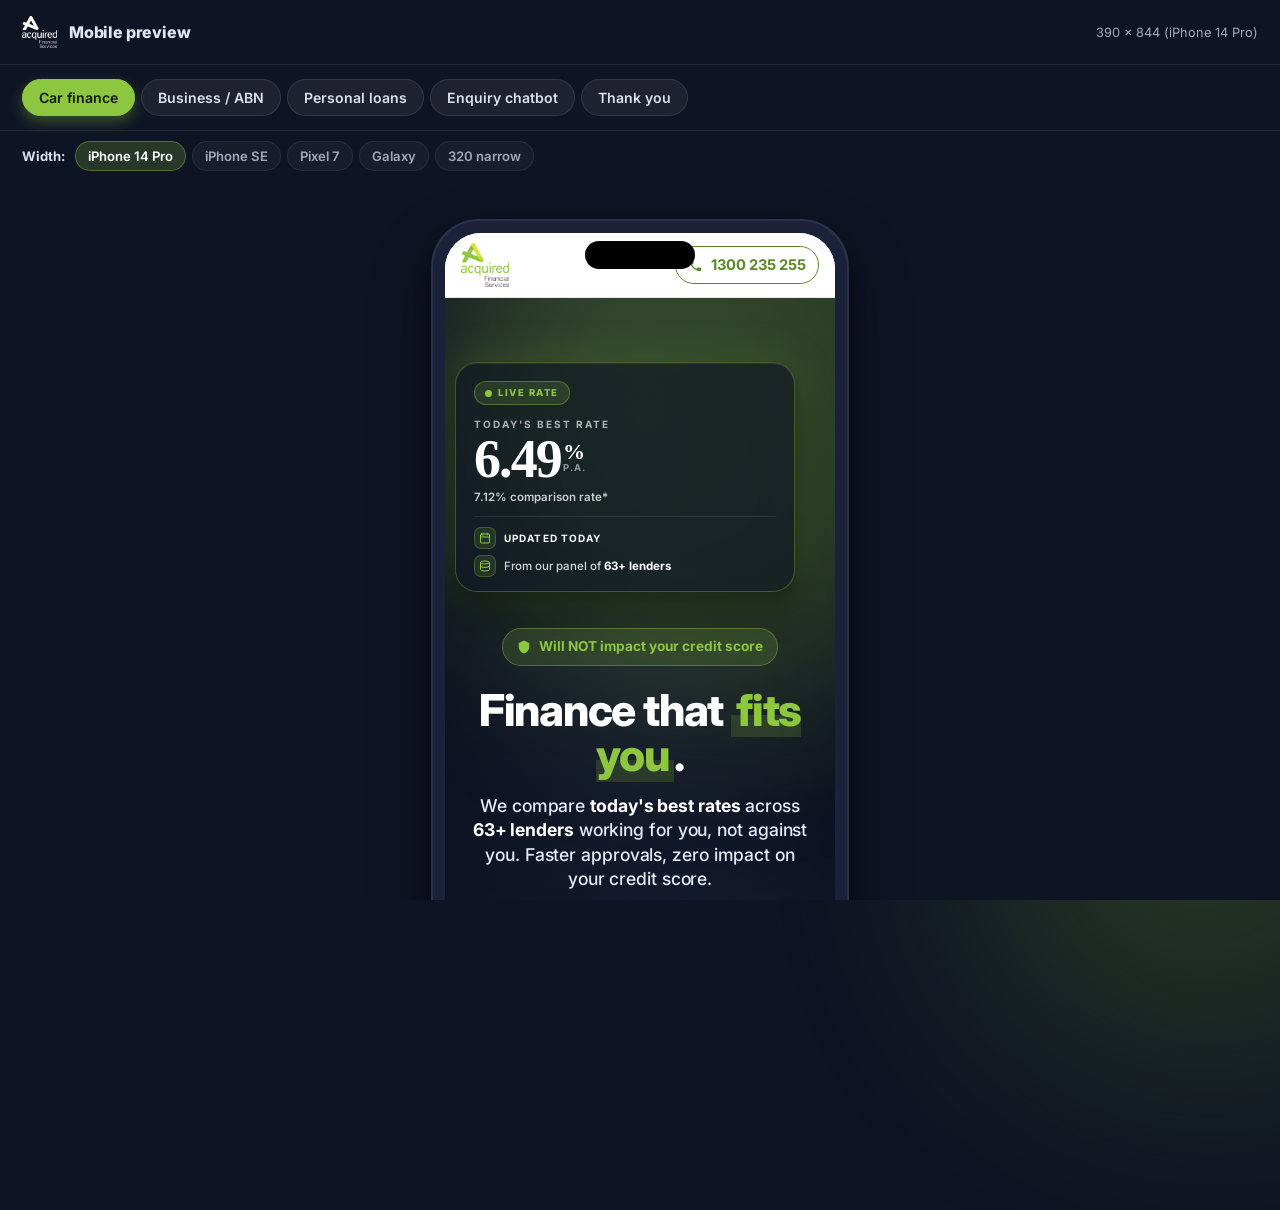
<file: mobile-preview.html>
<!DOCTYPE html>
<html lang="en-AU">
<head>
<meta charset="UTF-8">
<meta name="viewport" content="width=device-width, initial-scale=1">
<meta name="robots" content="noindex, nofollow">
<title>Mobile preview · Acquired landing pages</title>
<link href="https://fonts.googleapis.com/css2?family=Inter:wght@400;500;600;700;800&display=swap" rel="stylesheet">
<link rel="icon" href="branding/logo.png">
<style>
  *{box-sizing:border-box;margin:0;padding:0}
  html,body{height:100%;background:#0F1424;font-family:'Inter',system-ui,sans-serif;color:#E2E6F1;overflow-x:hidden}
  /* Floating animated mesh */
  body::before,body::after{content:"";position:fixed;border-radius:50%;filter:blur(110px);pointer-events:none;z-index:-1}
  body::before{width:540px;height:540px;background:linear-gradient(135deg,#8DC63F,#5C8A28);top:-180px;left:-180px;opacity:.35;animation:fA 24s ease-in-out infinite}
  body::after{width:480px;height:480px;background:linear-gradient(135deg,#74A832,#3E5F1B);bottom:-180px;right:-180px;opacity:.3;animation:fB 28s ease-in-out infinite}
  @keyframes fA{0%,100%{transform:translate(0,0) scale(1)}50%{transform:translate(140px,90px) scale(1.18)}}
  @keyframes fB{0%,100%{transform:translate(0,0) scale(1)}50%{transform:translate(-120px,-70px) scale(1.12)}}

  header{display:flex;align-items:center;justify-content:space-between;padding:16px 22px;gap:18px;flex-wrap:wrap;border-bottom:1px solid rgba(255,255,255,.08)}
  .h-title{display:flex;align-items:center;gap:12px}
  .h-title img{height:32px;filter:brightness(0) invert(1)}
  .h-title span{font-weight:800;letter-spacing:-.01em}
  .h-sub{font-size:.8rem;color:#A1A8BC}

  .tabs{display:flex;gap:6px;padding:14px 22px;flex-wrap:wrap;border-bottom:1px solid rgba(255,255,255,.08)}
  .tab{padding:9px 16px;background:rgba(255,255,255,.06);border:1px solid rgba(255,255,255,.1);border-radius:999px;color:#D9E0EE;font:600 .88rem 'Inter',sans-serif;cursor:pointer;transition:all .15s}
  .tab:hover{background:rgba(141,198,63,.18);border-color:rgba(141,198,63,.4);color:#fff}
  .tab.is-active{background:#8DC63F;color:#0E1A04;border-color:#8DC63F;box-shadow:0 6px 14px rgba(141,198,63,.32)}

  .sizes{display:flex;gap:6px;padding:10px 22px 18px;flex-wrap:wrap;font-size:.82rem;color:#A1A8BC;align-items:center}
  .sizes label{display:inline-flex;align-items:center;gap:6px;cursor:pointer;padding:6px 12px;background:rgba(255,255,255,.04);border-radius:999px;border:1px solid rgba(255,255,255,.08);font-weight:600;transition:all .15s}
  .sizes label:hover{background:rgba(255,255,255,.08)}
  .sizes label.is-active{background:rgba(141,198,63,.2);border-color:rgba(141,198,63,.4);color:#fff}
  .sizes input{display:none}

  .stage{display:flex;justify-content:center;align-items:flex-start;padding:30px 20px 60px;min-height:calc(100dvh - 200px)}
  .device{position:relative;flex:none;background:#1A2138;border-radius:48px;padding:14px;box-shadow:0 30px 60px rgba(0,0,0,.45),0 8px 16px rgba(0,0,0,.3),inset 0 0 0 2px rgba(255,255,255,.08);transition:all .25s ease}
  .device-screen{position:relative;background:#000;border-radius:36px;overflow:hidden;transition:all .25s ease}
  .device iframe{display:block;width:100%;height:100%;border:0;background:#fff}
  /* iPhone-style notch */
  .device::before{content:"";position:absolute;top:22px;left:50%;transform:translateX(-50%);width:110px;height:28px;background:#000;border-radius:18px;z-index:2;pointer-events:none}

  footer{padding:18px 22px 26px;text-align:center;font-size:.78rem;color:#7B83A0}
  footer a{color:#8DC63F;text-decoration:none;font-weight:600}

  @media (max-width:560px){
    .device{padding:10px;border-radius:36px}
    .device-screen{border-radius:26px}
    .device::before{width:84px;height:22px;top:18px}
    header,.tabs,.sizes{padding-left:14px;padding-right:14px}
  }
</style>
</head>
<body>

<header>
  <div class="h-title">
    <img src="branding/logo.png" alt="">
    <span>Mobile preview</span>
  </div>
  <div class="h-sub" id="dim-readout">390 × 844 (iPhone 14 Pro)</div>
</header>

<nav class="tabs" id="tabs" role="tablist">
  <button class="tab is-active" data-src="car-finance.html?from=preview" role="tab">Car finance</button>
  <button class="tab" data-src="abn-business-finance.html?from=preview" role="tab">Business / ABN</button>
  <button class="tab" data-src="personal-loans.html?from=preview" role="tab">Personal loans</button>
  <button class="tab" data-src="enquiry-form.html" role="tab">Enquiry chatbot</button>
  <button class="tab" data-src="thank-you.html" role="tab">Thank you</button>
</nav>

<div class="sizes" id="sizes" role="radiogroup" aria-label="Device width">
  <span style="font-weight:700;color:#D9E0EE;margin-right:4px">Width:</span>
  <label class="is-active"><input type="radio" name="w" value="390" data-h="844" data-label="iPhone 14 Pro" checked>iPhone 14 Pro</label>
  <label><input type="radio" name="w" value="375" data-h="812" data-label="iPhone SE">iPhone SE</label>
  <label><input type="radio" name="w" value="412" data-h="915" data-label="Pixel 7">Pixel 7</label>
  <label><input type="radio" name="w" value="360" data-h="800" data-label="Galaxy / small Android">Galaxy</label>
  <label><input type="radio" name="w" value="320" data-h="568" data-label="iPhone SE 1st gen">320 narrow</label>
</div>

<div class="stage">
  <div class="device" id="device" data-time="9:41">
    <div class="device-screen" id="screen">
      <iframe id="frame" src="car-finance.html?from=preview" title="Preview"></iframe>
    </div>
  </div>
</div>

<footer>
  Open this preview in your browser at <a href="https://25-05-2026.github.io/af-landing-pages/mobile-preview.html">25-05-2026.github.io/af-landing-pages/mobile-preview.html</a> — works on phone or desktop.
</footer>

<script>
  const frame = document.getElementById('frame');
  const device = document.getElementById('device');
  const screen = document.getElementById('screen');
  const tabs = document.querySelectorAll('#tabs .tab');
  const sizes = document.querySelectorAll('#sizes input[type=radio]');
  const readout = document.getElementById('dim-readout');

  function applySize(w, h, label){
    screen.style.width = w + 'px';
    screen.style.height = h + 'px';
    readout.textContent = w + ' × ' + h + ' (' + label + ')';
  }

  tabs.forEach(t => t.addEventListener('click', () => {
    tabs.forEach(x => x.classList.remove('is-active'));
    t.classList.add('is-active');
    frame.src = t.dataset.src;
  }));

  sizes.forEach(s => s.addEventListener('change', () => {
    document.querySelectorAll('#sizes label').forEach(l => l.classList.remove('is-active'));
    s.closest('label').classList.add('is-active');
    applySize(+s.value, +s.dataset.h, s.dataset.label);
  }));

  // Initial size
  applySize(390, 844, 'iPhone 14 Pro');
</script>

</body>
</html>
</file>
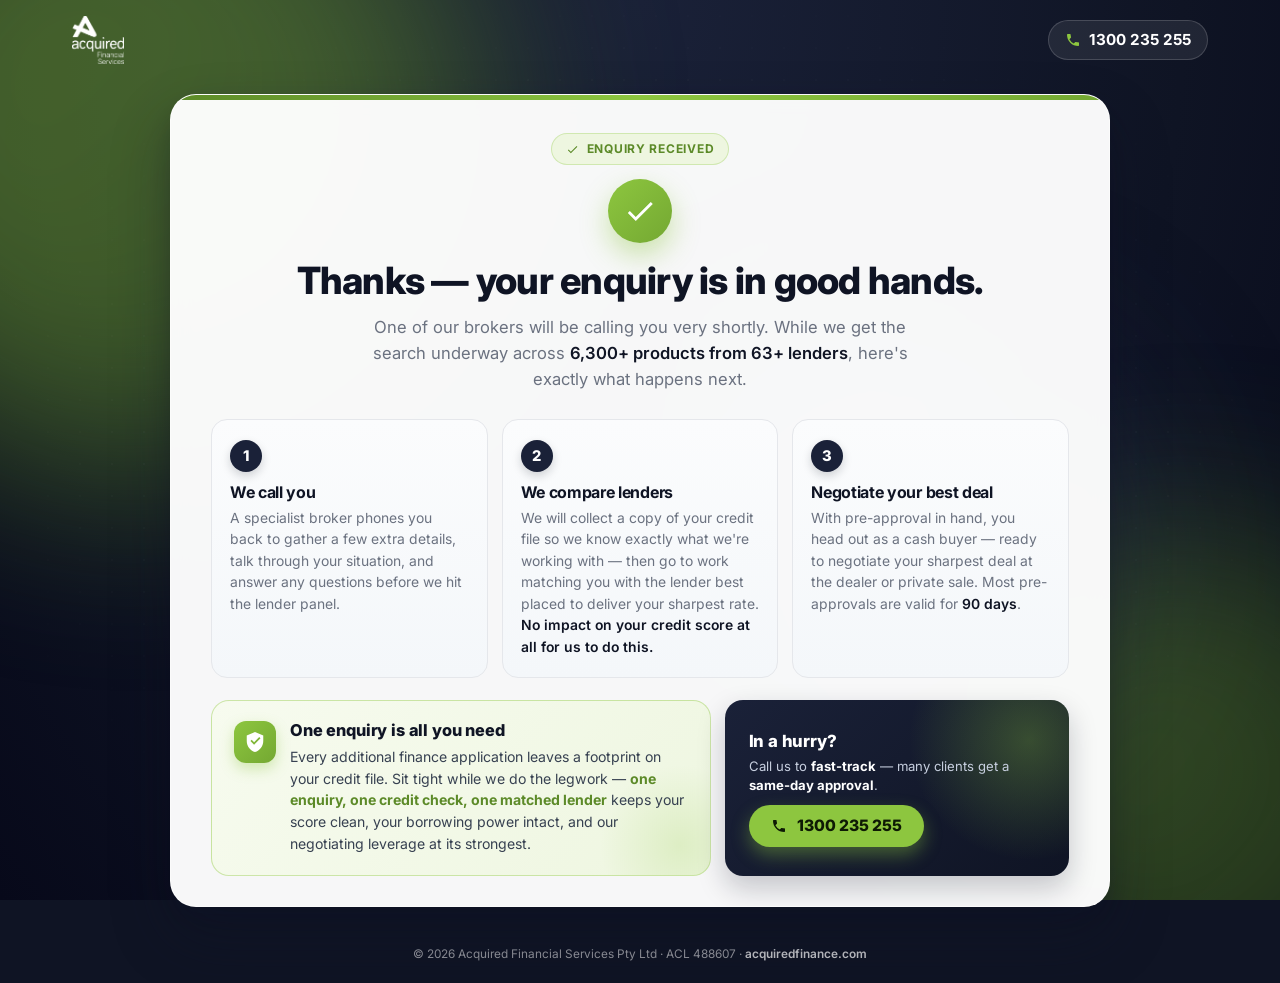
<file: thank-you.html>
<!DOCTYPE html>
<html lang="en-AU">
<head>
<meta charset="UTF-8">
<meta name="viewport" content="width=device-width, initial-scale=1, viewport-fit=cover">
<meta name="theme-color" content="#0F1424">
<meta name="robots" content="noindex, nofollow">
<title>Thanks — your enquiry is in good hands | Acquired Financial Services</title>
<meta name="description" content="Your finance enquiry has been received. A specialist broker will be calling you very shortly.">
<link rel="preconnect" href="https://fonts.googleapis.com">
<link rel="preconnect" href="https://fonts.gstatic.com" crossorigin>
<link href="https://fonts.googleapis.com/css2?family=Inter:wght@400;500;600;700;800&display=swap" rel="stylesheet">
<link rel="icon" href="branding/logo.png">

<!-- GOOGLE ADS CONVERSION — replace AW-XXXXXXXXXX/AAAAAAAA -->
<!-- <script async src="https://www.googletagmanager.com/gtag/js?id=AW-XXXXXXXXXX"></script>
<script>
  window.dataLayer=window.dataLayer||[];function gtag(){dataLayer.push(arguments);}
  gtag('js',new Date());
  gtag('config','AW-XXXXXXXXXX');
  gtag('event','conversion',{'send_to':'AW-XXXXXXXXXX/AAAAAAAA','value':1.0,'currency':'AUD'});
</script> -->

<style>
  :root{
    --navy:#1A2138;
    --navy-dk:#0F1424;
    --navy-2:#252E4F;
    --green:#8DC63F;
    --green-dk:#74A832;
    --green-dk2:#5C8A28;
    --green-soft:#EEF6E0;
    --green-softer:#F7FBEF;
    --ink:#0F1424;
    --body:#374151;
    --muted:#6B7280;
    --line:#E5E7EB;
    --shadow-lg:0 30px 60px rgba(15,20,36,.32),0 12px 24px rgba(15,20,36,.16);
    --shadow-sm:0 1px 2px rgba(15,20,36,.06),0 2px 8px rgba(15,20,36,.05);
  }
  *{box-sizing:border-box;margin:0;padding:0}
  html,body{overflow-x:hidden}
  body{
    font-family:'Inter',-apple-system,BlinkMacSystemFont,'Segoe UI',Roboto,sans-serif;
    color:var(--body);line-height:1.5;-webkit-font-smoothing:antialiased;
    background:var(--navy-dk);min-height:100vh;min-height:100dvh;
    display:flex;flex-direction:column;
  }
  a{color:var(--green-dk);text-decoration:none}
  a:hover{color:var(--green-dk2)}
  h1,h3{color:var(--ink);font-weight:800;line-height:1.15;letter-spacing:-.02em}
  img{display:block;max-width:100%}

  /* ===== ANIMATED MESH BACKGROUND ===== */
  .bg-stage{position:fixed;inset:0;z-index:-2;background:radial-gradient(ellipse at top,#1A2138 0%,#0F1424 60%,#07091a 100%);overflow:hidden}
  .bg-stage::before,.bg-stage::after,.bg-blob{content:"";position:absolute;border-radius:50%;filter:blur(100px);pointer-events:none;will-change:transform}
  .bg-stage::before{width:680px;height:680px;background:linear-gradient(135deg,#8DC63F,#5C8A28);top:-200px;left:-200px;opacity:.5;animation:floatA 24s ease-in-out infinite}
  .bg-stage::after{width:540px;height:540px;background:linear-gradient(135deg,#74A832,#3E5F1B);bottom:-180px;right:-180px;opacity:.45;animation:floatB 28s ease-in-out infinite}
  .bg-blob{width:420px;height:420px;background:linear-gradient(135deg,#3D4A82,#1A2138);top:40%;left:55%;opacity:.7;animation:floatC 32s ease-in-out infinite}
  @keyframes floatA{0%,100%{transform:translate(0,0) scale(1)}50%{transform:translate(140px,90px) scale(1.18)}}
  @keyframes floatB{0%,100%{transform:translate(0,0) scale(1)}50%{transform:translate(-120px,-70px) scale(1.12)}}
  @keyframes floatC{0%,100%{transform:translate(0,0) scale(1)}50%{transform:translate(-180px,50px) scale(1.25)}}

  /* ===== RINGING PHONE ICON (every tel: link) ===== */
  @keyframes phoneRing{
    0%,72%,100%{transform:rotate(0)}
    74%,80%,86%,92%{transform:rotate(-14deg)}
    77%,83%,89%,95%{transform:rotate(14deg)}
  }
  a[href^="tel:"] svg{transform-origin:center;animation:phoneRing 3.4s ease-in-out infinite;animation-delay:1.5s}
  @media (prefers-reduced-motion: reduce){a[href^="tel:"] svg{animation:none}}
  .bg-grid{position:fixed;inset:0;z-index:-1;background-image:radial-gradient(rgba(255,255,255,.045) 1px,transparent 1px);background-size:32px 32px;mask-image:radial-gradient(ellipse at center,#000 30%,transparent 80%);pointer-events:none}

  /* ===== HEADER ===== */
  header.topbar{flex:none;padding:16px 22px;display:flex;align-items:center;justify-content:space-between;gap:16px;max-width:1180px;width:100%;margin:0 auto}
  .logo img{height:48px;width:auto}
  @media (max-width:560px){.logo img{height:42px}}
  .tel-link{display:inline-flex;align-items:center;gap:8px;font-weight:700;color:#fff;font-size:.95rem;padding:8px 16px;background:rgba(255,255,255,.08);border:1px solid rgba(255,255,255,.16);border-radius:999px;transition:all .15s}
  .tel-link:hover{background:rgba(141,198,63,.18);border-color:rgba(141,198,63,.4)}
  .tel-link svg{width:16px;height:16px;fill:var(--green)}

  /* ===== STAGE + CARD ===== */
  .stage{flex:1;display:flex;align-items:center;justify-content:center;padding:14px 20px 24px}
  .wrap{max-width:940px;width:100%}
  .card{
    background:rgba(255,255,255,.97);border-radius:26px;
    padding:38px 40px 30px;box-shadow:var(--shadow-lg);
    border:1px solid rgba(255,255,255,.55);
    backdrop-filter:blur(10px);-webkit-backdrop-filter:blur(10px);
    position:relative;overflow:hidden;
  }
  .card::before{content:"";position:absolute;left:0;right:0;top:0;height:5px;background:linear-gradient(90deg,var(--green-dk2) 0%,var(--green) 50%,var(--green-dk) 100%)}

  /* ===== HEAD ===== */
  .head{text-align:center;margin-bottom:26px}
  .badge{display:inline-flex;align-items:center;gap:8px;background:var(--green-soft);color:var(--green-dk2);padding:6px 14px;border-radius:999px;font-size:.75rem;font-weight:700;letter-spacing:.06em;text-transform:uppercase;border:1px solid rgba(141,198,63,.3);margin-bottom:14px}
  .badge svg{width:13px;height:13px;fill:currentColor}
  .check{width:64px;height:64px;border-radius:50%;background:linear-gradient(135deg,var(--green),var(--green-dk));display:flex;align-items:center;justify-content:center;margin:0 auto 16px;box-shadow:0 12px 28px rgba(141,198,63,.42);animation:pop .5s cubic-bezier(.18,.89,.32,1.28)}
  .check svg{width:34px;height:34px;fill:#fff}
  @keyframes pop{from{transform:scale(.3);opacity:0}to{transform:scale(1);opacity:1}}
  h1{font-size:clamp(1.7rem,3.6vw,2.35rem);margin-bottom:.35em}
  .sub{font-size:1.04rem;color:var(--muted);max-width:580px;margin:0 auto;line-height:1.55}
  .sub strong{color:var(--ink);font-weight:600}

  /* ===== 3 STEPS ===== */
  .steps{display:grid;grid-template-columns:repeat(3,1fr);gap:14px;margin:0 0 22px}
  .step{position:relative;background:linear-gradient(180deg,#FBFCFD,#F4F7FA);border:1px solid var(--line);border-radius:16px;padding:20px 18px 18px;transition:transform .15s,box-shadow .2s,border-color .15s}
  .step:hover{transform:translateY(-3px);border-color:rgba(141,198,63,.4);box-shadow:0 10px 24px rgba(15,20,36,.08)}
  .step-n{display:inline-flex;align-items:center;justify-content:center;width:32px;height:32px;background:var(--navy);color:#fff;border-radius:50%;font-weight:800;font-size:.92rem;margin-bottom:11px;box-shadow:0 4px 10px rgba(15,20,36,.18)}
  .step h3{font-size:1rem;font-weight:700;margin-bottom:.4em}
  .step p{font-size:.87rem;color:var(--muted);line-height:1.55;margin:0}
  .step p strong{color:var(--ink);font-weight:600}

  /* ===== BOTTOM ROW: INSIGHT + CTA ===== */
  .bottom-row{display:grid;grid-template-columns:1.45fr 1fr;gap:14px}
  .insight{
    background:linear-gradient(135deg,var(--green-softer) 0%,var(--green-soft) 100%);
    border:1px solid rgba(141,198,63,.4);border-radius:18px;padding:20px 22px;
    display:flex;gap:14px;align-items:flex-start;position:relative;overflow:hidden;
  }
  .insight::before{content:"";position:absolute;right:-50px;bottom:-50px;width:160px;height:160px;background:radial-gradient(closest-side,rgba(141,198,63,.18),transparent);border-radius:50%;pointer-events:none}
  .insight-icon{flex:none;width:42px;height:42px;border-radius:12px;background:linear-gradient(135deg,var(--green),var(--green-dk));display:flex;align-items:center;justify-content:center;box-shadow:0 6px 14px rgba(141,198,63,.35);position:relative;z-index:2}
  .insight-icon svg{width:22px;height:22px;fill:#fff}
  .insight-body{position:relative;z-index:2;flex:1}
  .insight h3{font-size:1.02rem;font-weight:800;color:var(--ink);margin-bottom:.4em;letter-spacing:-.01em}
  .insight p{font-size:.88rem;color:var(--body);margin:0;line-height:1.55}
  .insight p strong{color:var(--green-dk2);font-weight:700}

  .cta-strip{
    display:flex;flex-direction:column;justify-content:center;gap:10px;
    padding:22px 24px;background:linear-gradient(135deg,#1A2138 0%,#0F1424 100%);
    color:#fff;border-radius:18px;box-shadow:0 12px 28px rgba(15,20,36,.22);
    position:relative;overflow:hidden;
  }
  .cta-strip::before{content:"";position:absolute;right:-80px;top:-80px;width:240px;height:240px;background:radial-gradient(closest-side,rgba(141,198,63,.3),transparent);border-radius:50%;pointer-events:none}
  .cta-copy{position:relative;z-index:2}
  .cta-q{display:block;font-size:1.05rem;font-weight:800;color:#fff;margin-bottom:3px;letter-spacing:-.01em}
  .cta-sub{display:block;font-size:.82rem;color:#C8D0E0;line-height:1.45}
  .cta-sub strong{color:#fff;font-weight:700}
  .cta-btn{
    display:inline-flex;align-items:center;justify-content:center;gap:10px;
    padding:13px 22px;background:var(--green);color:#0E1A04;
    border-radius:999px;font-weight:800;font-size:.98rem;text-decoration:none;line-height:1;
    box-shadow:0 8px 18px rgba(141,198,63,.4);transition:transform .12s,background .15s;
    position:relative;z-index:2;align-self:flex-start;
  }
  .cta-btn:hover{background:#9FD45C;transform:translateY(-1px);color:#0E1A04}
  .cta-btn svg{width:16px;height:16px;fill:currentColor}

  /* ===== FOOTER ===== */
  footer{flex:none;text-align:center;padding:14px 20px 20px;color:rgba(255,255,255,.55);font-size:.74rem;line-height:1.55}
  footer a{color:rgba(255,255,255,.75);font-weight:600}
  footer a:hover{color:var(--green)}

  /* ===== MOBILE ===== */
  @media (max-width:820px){
    .stage{padding:12px 14px 20px}
    .card{padding:26px 22px 22px;border-radius:22px}
    .steps,.bottom-row{grid-template-columns:1fr;gap:10px}
    .step{padding:16px 16px 14px}
    .insight{padding:16px 18px}
    .cta-strip{padding:18px 18px;flex-direction:row;align-items:center;flex-wrap:wrap}
    .cta-strip .cta-copy{flex:1 1 60%}
    .cta-btn{align-self:auto}
    h1{font-size:1.55rem}
    .check{width:54px;height:54px}
    .check svg{width:28px;height:28px}
    .sub{font-size:.95rem}
    .head{margin-bottom:22px}
  }
  @media (max-width:560px){
    /* Aggressively compact so the whole confirmation fits one mobile fold */
    .topbar{padding:8px 14px}
    .logo img{height:36px}
    .tel-link{font-size:.85rem;padding:6px 12px}
    .stage{padding:8px 12px 10px}
    .card{padding:18px 16px 16px;border-radius:18px}
    .head{margin-bottom:12px}
    .badge{font-size:.66rem;padding:4px 10px;margin-bottom:8px;letter-spacing:.04em}
    .check{width:44px;height:44px;margin-bottom:8px;box-shadow:0 6px 16px rgba(141,198,63,.35)}
    .check svg{width:22px;height:22px}
    h1{font-size:1.25rem;margin-bottom:.25em}
    .sub{font-size:.82rem;line-height:1.4;margin:0 auto}
    /* Steps as compact horizontal pills */
    .steps{display:flex;flex-direction:row;gap:6px;margin-bottom:12px}
    .step{flex:1;padding:9px 6px 8px;border-radius:10px;text-align:center}
    .step:hover{transform:none;box-shadow:none}
    .step-n{width:22px;height:22px;font-size:.72rem;margin:0 auto 5px;box-shadow:none}
    .step h3{font-size:.74rem;margin-bottom:0;line-height:1.1;letter-spacing:-.005em}
    .step p{display:none}
    /* Tight insight + CTA */
    .bottom-row{gap:8px}
    .insight{padding:12px 14px;border-radius:14px;gap:10px}
    .insight-icon{width:32px;height:32px}
    .insight-icon svg{width:18px;height:18px}
    .insight h3{font-size:.92rem;margin-bottom:.2em}
    .insight p{font-size:.76rem;line-height:1.4}
    .cta-strip{flex-direction:column;align-items:stretch;text-align:center;padding:14px 16px;gap:10px;overflow:visible}
    .cta-strip .cta-copy{flex:0 1 auto;width:100%}
    .cta-q{font-size:.95rem}
    .cta-sub{font-size:.74rem;line-height:1.35}
    .cta-strip .cta-btn{display:flex;width:100%;align-self:stretch;justify-content:center;white-space:nowrap;padding:11px 16px;font-size:.92rem}
    /* Tiny footer */
    footer{padding:8px 14px 10px;font-size:.66rem;line-height:1.4}
  }
  /* Smallest phones — squeeze a touch more */
  @media (max-width:380px){
    .step h3{font-size:.7rem}
    h1{font-size:1.18rem}
  }
  /* Short laptop viewports — compress to keep above the fold */
  @media (max-height:800px) and (min-width:821px){
    .card{padding:26px 32px 24px}
    .check{width:54px;height:54px;margin-bottom:12px}
    .check svg{width:28px;height:28px}
    h1{font-size:1.55rem;margin-bottom:.3em}
    .sub{font-size:.95rem}
    .head{margin-bottom:20px}
    .step{padding:16px 16px 14px}
    .step h3{font-size:.95rem}
    .step p{font-size:.83rem}
    .steps{margin-bottom:14px}
    .insight{padding:16px 18px}
    .insight h3{font-size:.97rem}
    .insight p{font-size:.84rem}
    .cta-strip{padding:18px 22px}
  }
  @media (prefers-reduced-motion: reduce){
    .bg-stage::before,.bg-stage::after,.bg-blob,.check{animation:none}
  }
</style>
</head>
<body>

<div class="bg-stage" aria-hidden="true"><div class="bg-blob"></div></div>
<div class="bg-grid" aria-hidden="true"></div>

<header class="topbar">
  <a href="https://acquiredfinance.com" class="logo" aria-label="Acquired Financial Services">
    <img src="branding/logo-white.png" alt="Acquired Financial Services">
  </a>
  <a href="tel:1300235255" class="tel-link">
    <svg viewBox="0 0 24 24"><path d="M20 15.5c-1.25 0-2.45-.2-3.57-.57a1 1 0 0 0-1.02.24l-2.2 2.2a15.07 15.07 0 0 1-6.59-6.59l2.2-2.21a1 1 0 0 0 .25-1.02A11.36 11.36 0 0 1 8.5 4a1 1 0 0 0-1-1H4a1 1 0 0 0-1 1c0 9.39 7.61 17 17 17a1 1 0 0 0 1-1v-3.5a1 1 0 0 0-1-1z"/></svg>
    1300 235 255
  </a>
</header>

<main class="stage">
  <div class="wrap">
    <div class="card">

      <div class="head">
        <div class="badge">
          <svg viewBox="0 0 24 24"><path d="M9 16.17 4.83 12l-1.42 1.41L9 19 21 7l-1.41-1.41z"/></svg>
          Enquiry received
        </div>
        <div class="check"><svg viewBox="0 0 24 24"><path d="M9 16.17 4.83 12l-1.42 1.41L9 19 21 7l-1.41-1.41z"/></svg></div>
        <h1>Thanks — your enquiry is in good hands.</h1>
        <p class="sub">One of our brokers will be calling you very shortly. While we get the search underway across <strong>6,300+ products from 63+ lenders</strong>, here's exactly what happens next.</p>
      </div>

      <div class="steps">
        <div class="step">
          <div class="step-n">1</div>
          <h3>We call you</h3>
          <p>A specialist broker phones you back to gather a few extra details, talk through your situation, and answer any questions before we hit the lender panel.</p>
        </div>
        <div class="step">
          <div class="step-n">2</div>
          <h3>We compare lenders</h3>
          <p>We will collect a copy of your credit file so we know exactly what we're working with — then go to work matching you with the lender best placed to deliver your sharpest rate. <strong>No impact on your credit score at all for us to do this.</strong></p>
        </div>
        <div class="step">
          <div class="step-n">3</div>
          <h3>Negotiate your best deal</h3>
          <p>With pre-approval in hand, you head out as a cash buyer — ready to negotiate your sharpest deal at the dealer or private sale. Most pre-approvals are valid for <strong>90 days</strong>.</p>
        </div>
      </div>

      <div class="bottom-row">
        <div class="insight" role="note">
          <div class="insight-icon" aria-hidden="true">
            <svg viewBox="0 0 24 24"><path d="M12 1 3 5v6c0 5.55 3.84 10.74 9 12 5.16-1.26 9-6.45 9-12V5l-9-4zm-1 14-4-4 1.41-1.41L11 12.17l5.59-5.59L18 8l-7 7z"/></svg>
          </div>
          <div class="insight-body">
            <h3>One enquiry is all you need</h3>
            <p>Every additional finance application leaves a footprint on your credit file. Sit tight while we do the legwork — <strong>one enquiry, one credit check, one matched lender</strong> keeps your score clean, your borrowing power intact, and our negotiating leverage at its strongest.</p>
          </div>
        </div>

        <div class="cta-strip">
          <div class="cta-copy">
            <span class="cta-q">In a hurry?</span>
            <span class="cta-sub">Call us to <strong>fast-track</strong> — many clients get a <strong>same-day approval</strong>.</span>
          </div>
          <a href="tel:1300235255" class="cta-btn">
            <svg viewBox="0 0 24 24"><path d="M20 15.5c-1.25 0-2.45-.2-3.57-.57a1 1 0 0 0-1.02.24l-2.2 2.2a15.07 15.07 0 0 1-6.59-6.59l2.2-2.21a1 1 0 0 0 .25-1.02A11.36 11.36 0 0 1 8.5 4a1 1 0 0 0-1-1H4a1 1 0 0 0-1 1c0 9.39 7.61 17 17 17a1 1 0 0 0 1-1v-3.5a1 1 0 0 0-1-1z"/></svg>
            1300 235 255
          </a>
        </div>
      </div>

    </div>
  </div>
</main>

<footer>
  &copy; <span id="yr"></span> Acquired Financial Services Pty Ltd · ACL 488607 · <a href="https://acquiredfinance.com">acquiredfinance.com</a>
</footer>

<script>document.getElementById('yr').textContent = new Date().getFullYear();</script>
</body>
</html>
</file>
